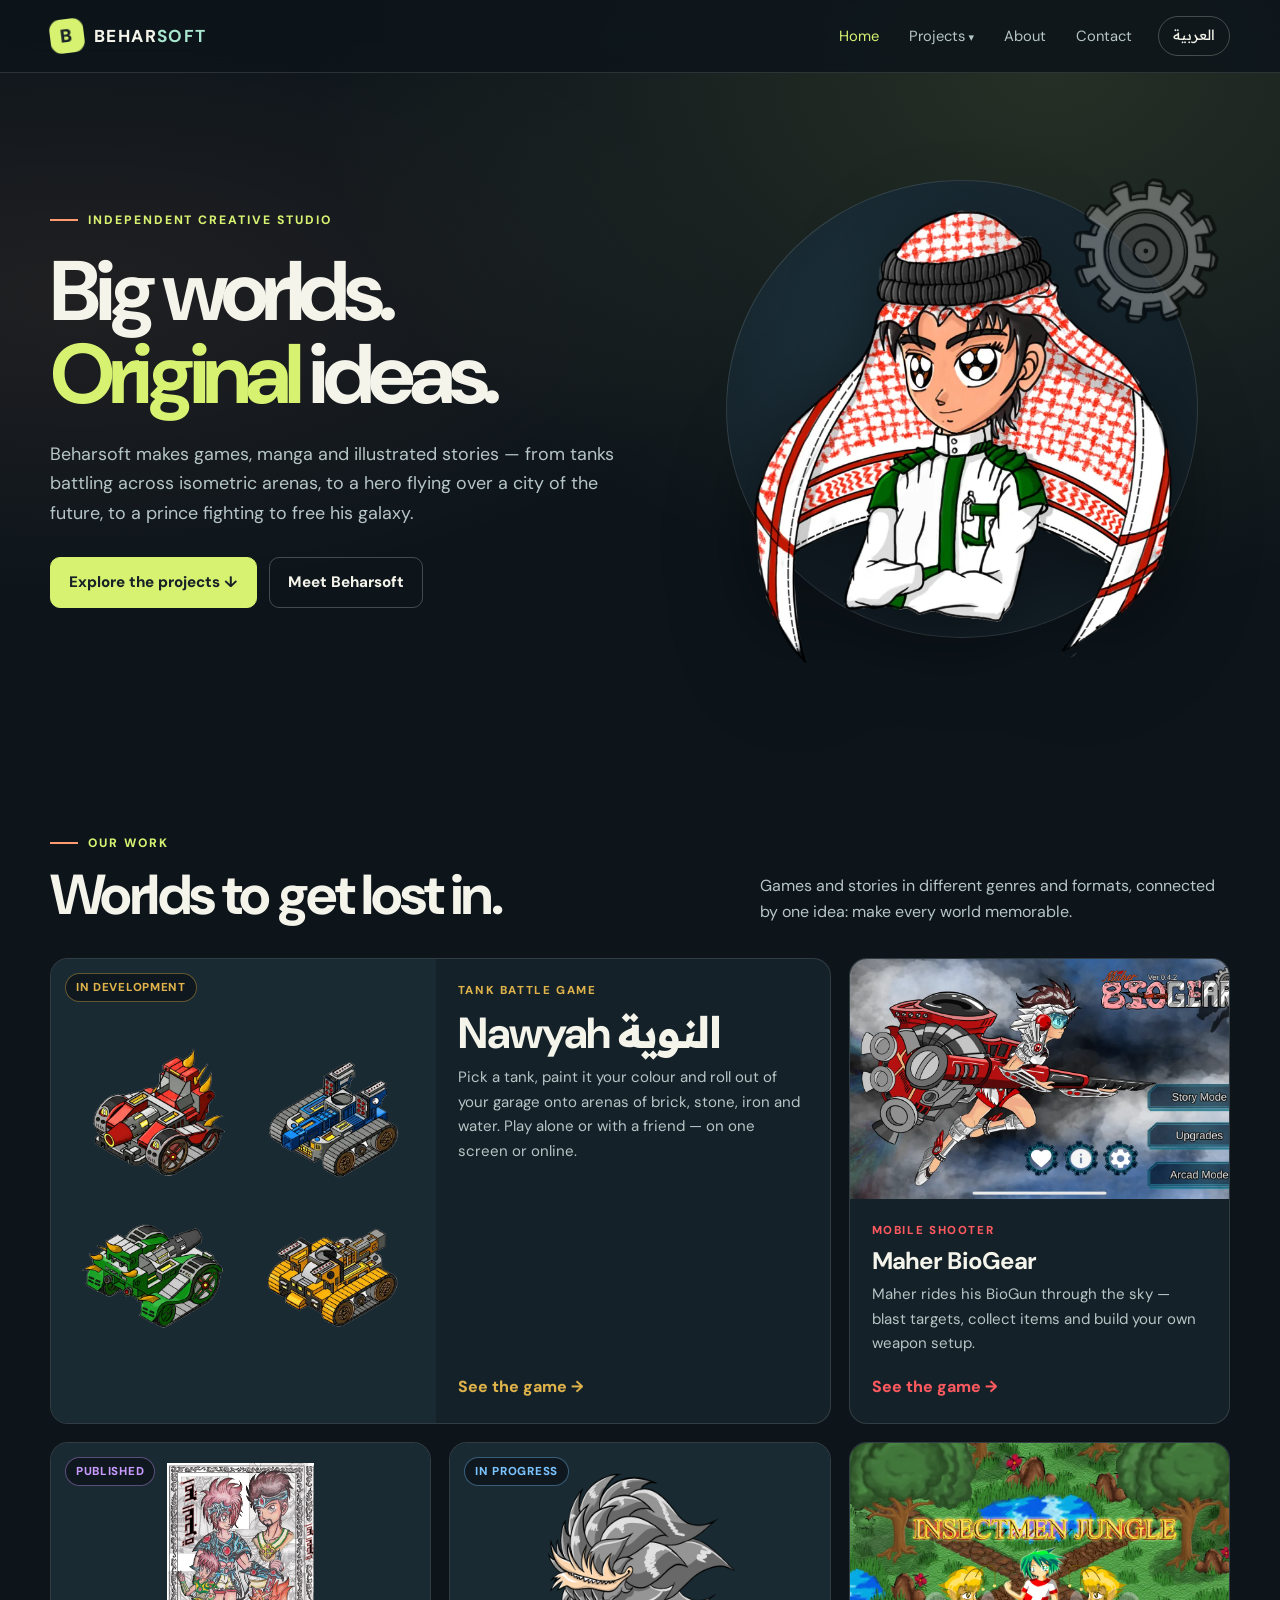
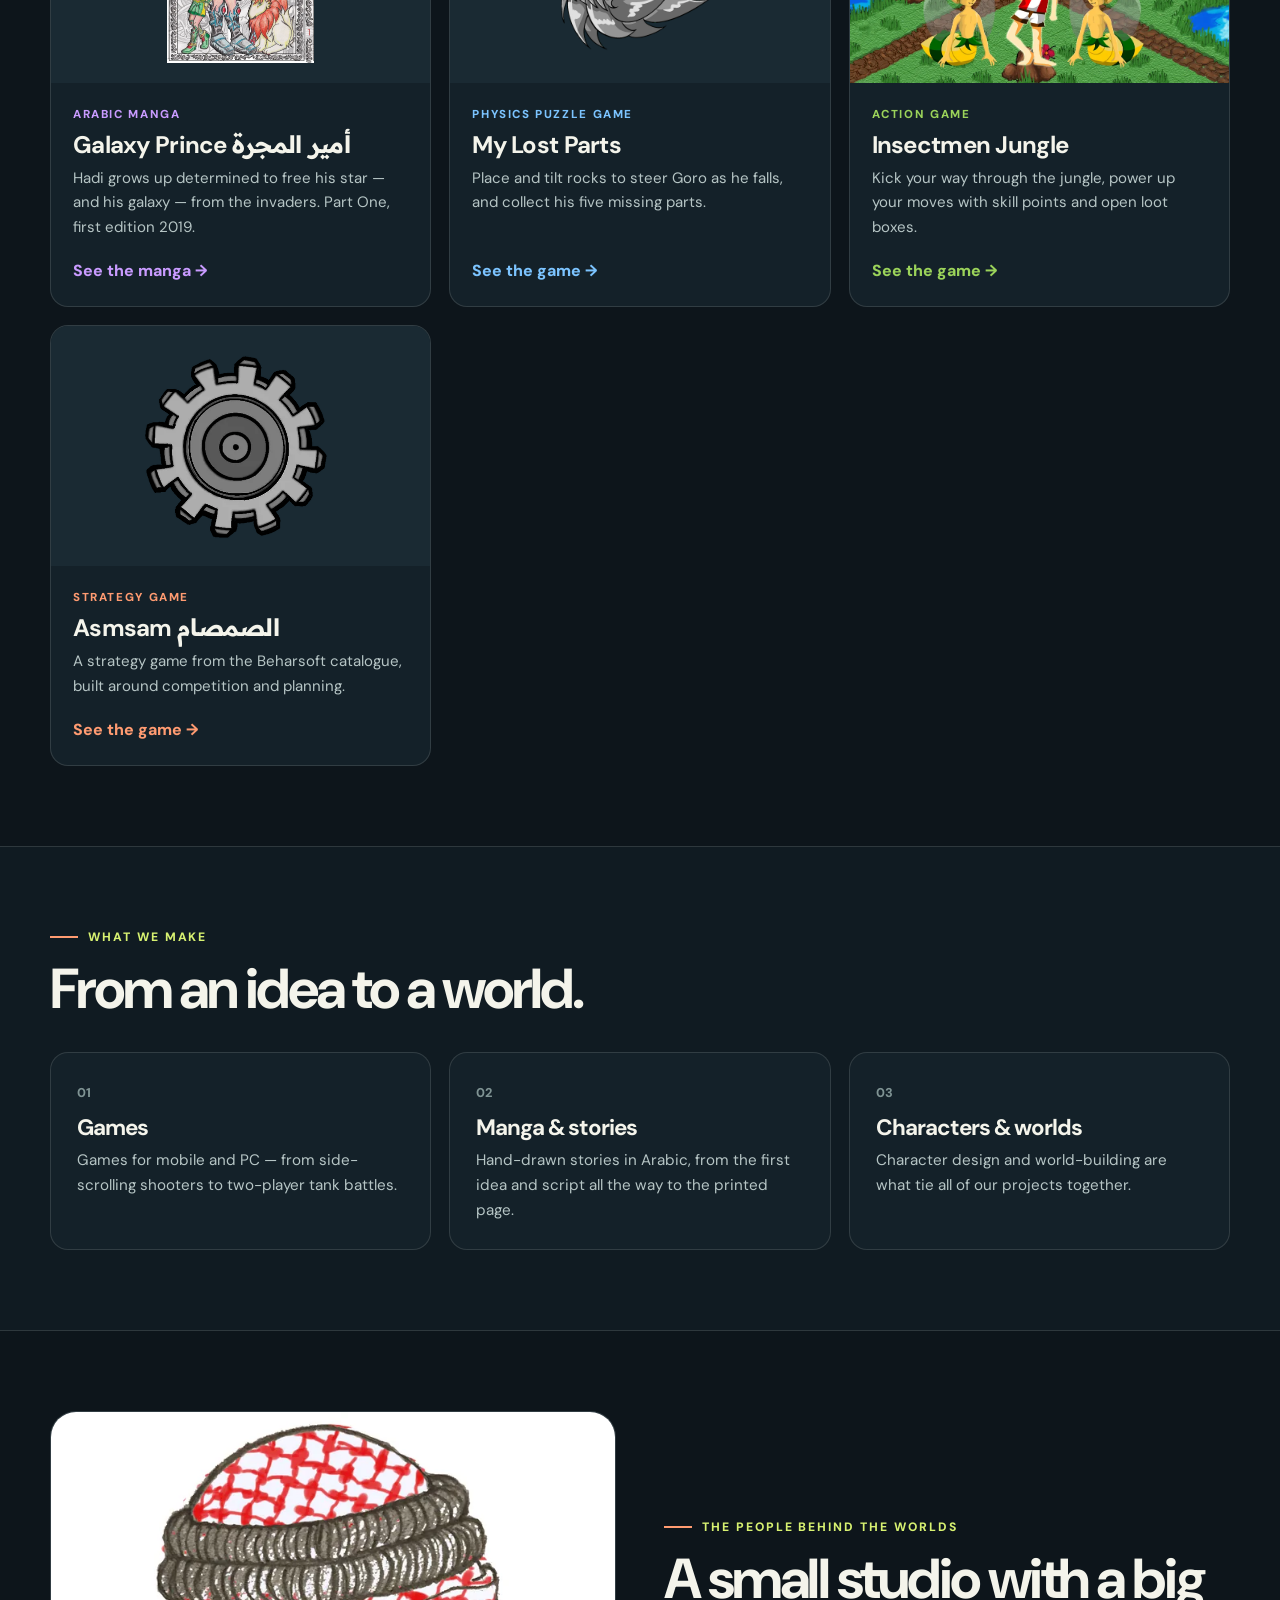
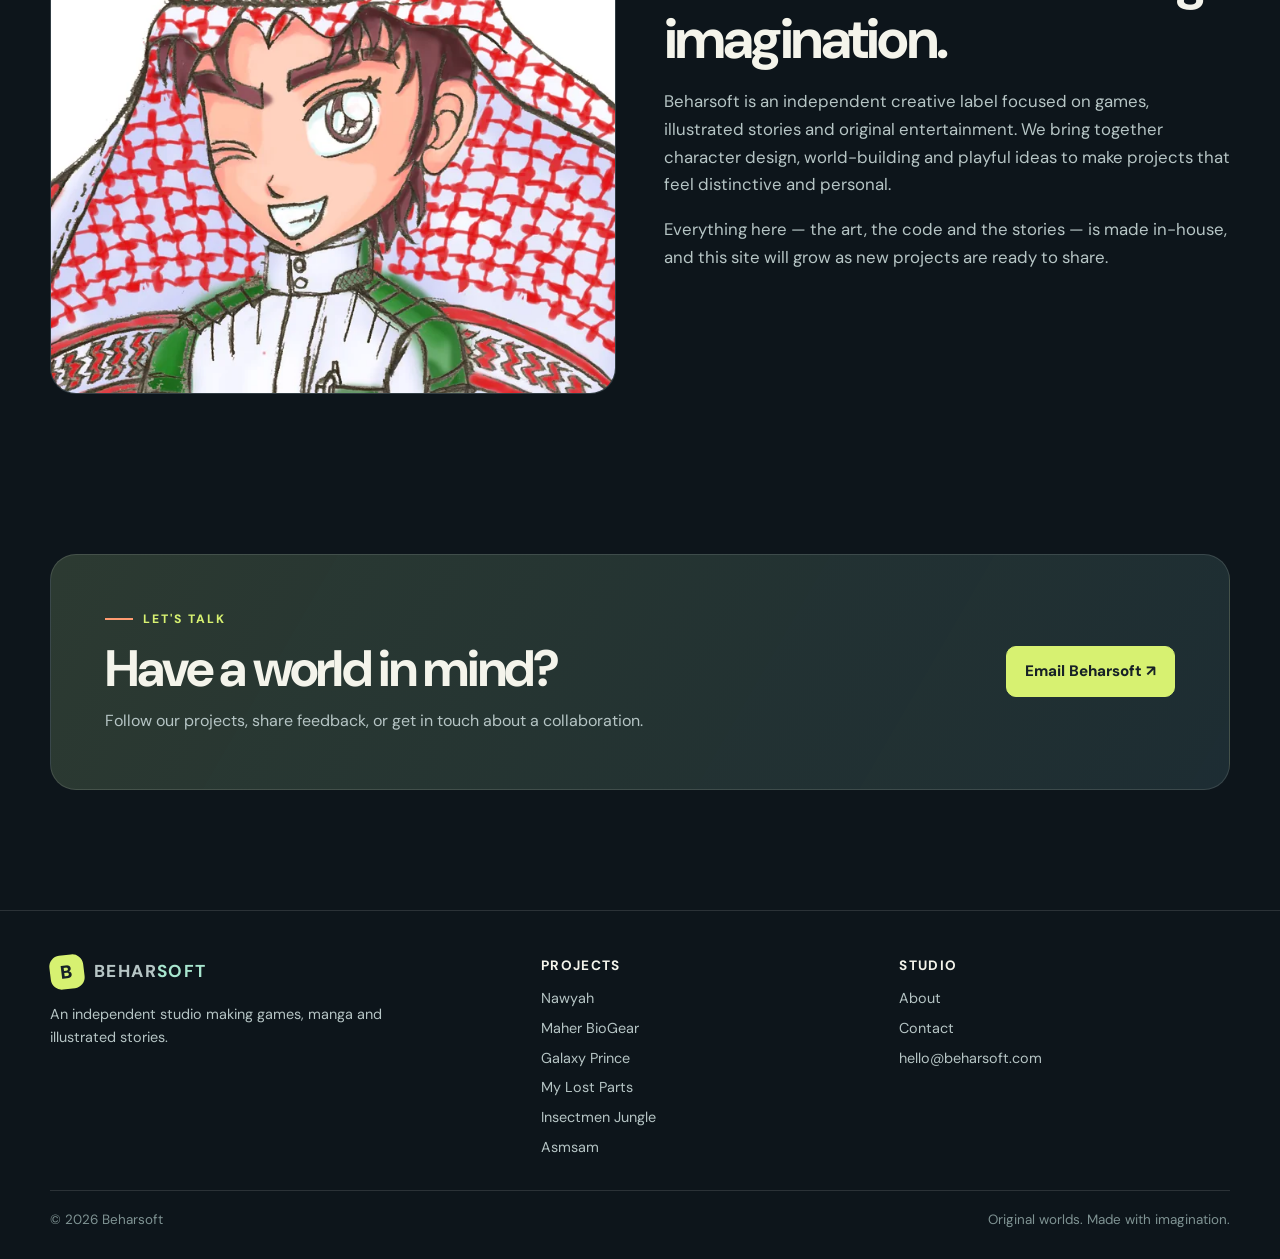
<file: index.html>
<!doctype html>
<html lang="en" data-title-ar="بحار سوفت — ألعاب وقصص وخيال">
<head>
<meta charset="utf-8">
<meta name="viewport" content="width=device-width, initial-scale=1">
<title>Beharsoft — Games, Stories & Imagination</title>
<meta name="description" content="Beharsoft is an independent studio making original games, manga and illustrated stories — Nawyah, Maher BioGear, Galaxy Prince and more.">
<meta name="theme-color" content="#0d151b">
<link rel="canonical" href="https://www.beharsoft.com/">
<meta property="og:type" content="website">
<meta property="og:site_name" content="Beharsoft">
<meta property="og:title" content="Beharsoft — Games, Stories & Imagination">
<meta property="og:description" content="An independent studio making original games, manga and illustrated stories.">
<meta property="og:url" content="https://www.beharsoft.com/">
<meta property="og:image" content="https://www.beharsoft.com/assets/img/og/home.jpg">
<meta name="twitter:card" content="summary_large_image">
<link rel="icon" href="/assets/img/brand/favicon-32.png" sizes="32x32">
<link rel="apple-touch-icon" href="/assets/img/brand/apple-touch-icon.png">
<link rel="preconnect" href="https://fonts.googleapis.com"><link rel="preconnect" href="https://fonts.gstatic.com" crossorigin>
<link href="https://fonts.googleapis.com/css2?family=DM+Sans:wght@400;500;700;800&family=Readex+Pro:wght@400;500;600;700&display=swap" rel="stylesheet">
<link rel="stylesheet" href="/assets/css/theme.css">
<script>try{if((localStorage.getItem('lang')||(navigator.language||'').slice(0,2))==='ar'){document.documentElement.lang='ar';document.documentElement.dir='rtl'}}catch(e){}</script>
</head>
<body data-page="home">
<div data-site-header></div>

<main id="main">
  <!-- Hero -->
  <section class="hero wrap">
    <div>
      <div class="kicker" data-ar="استوديو إبداعي مستقل">Independent creative studio</div>
      <h1 data-ar="عوالم واسعة.<br><em>أفكار</em> أصيلة.">Big worlds.<br><em>Original</em> ideas.</h1>
      <p class="lead" data-ar="بحار سوفت تصنع الألعاب والمانجا والقصص المصوّرة — من دبابات تتقاتل في ساحات متساوية القياس، إلى بطل يطير فوق مدينة المستقبل، إلى أمير يحرر مجرته.">Beharsoft makes games, manga and illustrated stories — from tanks battling across isometric arenas, to a hero flying over a city of the future, to a prince fighting to free his galaxy.</p>
      <div class="actions">
        <a class="btn primary" href="#projects" data-ar="اكتشف المشاريع ↓">Explore the projects ↓</a>
        <a class="btn" href="#about" data-ar="تعرّف على بحار سوفت">Meet Beharsoft</a>
      </div>
    </div>
    <div class="hero-art" aria-hidden="true">
      <div class="disc"></div>
      <img class="gear" src="/assets/img/brand/gear.webp" alt="">
      <img class="mascot" src="/assets/img/brand/mascot-full.webp" alt="" width="700" height="746">
    </div>
  </section>

  <!-- Projects -->
  <section class="section wrap" id="projects">
    <div class="section-head">
      <div>
        <div class="kicker" data-ar="أعمالنا">Our work</div>
        <h2 data-ar="عوالم تستحق أن تعيشها.">Worlds to get lost in.</h2>
      </div>
      <p data-ar="ألعاب وقصص بأنواع وأشكال مختلفة، يجمعها هدف واحد: أن يكون لكل عالم طابعه الذي لا يُنسى.">Games and stories in different genres and formats, connected by one idea: make every world memorable.</p>
    </div>

    <div class="project-grid">
      <a class="project-card card-nawyah featured" href="/nawyah/">
        <div class="media"><img class="contain" src="/assets/img/nawyah/tanks-four.webp" alt="The four Nawyah player tanks in red, blue, green and yellow" data-ar-alt="دبابات اللاعبين الأربع في لعبة النوية" width="1000" height="916"></div>
        <div class="body">
          <span class="status" data-ar="قيد التطوير">In development</span>
          <span class="tag" data-ar="لعبة معارك دبابات">Tank battle game</span>
          <h3>Nawyah <span class="arabic">النوية</span></h3>
          <p data-ar="اختر دبابتك ولوّنها بلونك، ثم اخرج من المرآب إلى ساحات من الطوب والحجر والحديد والماء. العب وحدك أو مع صديق على نفس الشاشة أو عبر الإنترنت.">Pick a tank, paint it your colour and roll out of your garage onto arenas of brick, stone, iron and water. Play alone or with a friend — on one screen or online.</p>
          <span class="more" data-ar="صفحة اللعبة ←">See the game →</span>
        </div>
      </a>

      <a class="project-card card-biogear" href="/biogear/">
        <div class="media"><img src="/assets/img/biogear/main-menu.webp" alt="Maher BioGear main menu" data-ar-alt="القائمة الرئيسية للعبة ماهر بايوجير" loading="lazy" width="1600" height="738"></div>
        <div class="body">
          <span class="tag" data-ar="لعبة جوال">Mobile shooter</span>
          <h3>Maher BioGear</h3>
          <p data-ar="ماهر يحلّق بسلاحه الحيوي، يدمّر الأهداف ويجمع العناصر ويطوّر أسلحته.">Maher rides his BioGun through the sky — blast targets, collect items and build your own weapon setup.</p>
          <span class="more" data-ar="صفحة اللعبة ←">See the game →</span>
        </div>
      </a>

      <a class="project-card card-galaxy-prince" href="/galaxy-prince/">
        <div class="media"><img class="contain" src="/assets/img/galaxy-prince/cover.webp" alt="Galaxy Prince manga front cover" data-ar-alt="غلاف مانجا أمير المجرة" loading="lazy" width="586" height="800"></div>
        <div class="body">
          <span class="status" data-ar="منشورة">Published</span>
          <span class="tag" data-ar="مانجا عربية">Arabic manga</span>
          <h3>Galaxy Prince <span class="arabic">أمير المجرة</span></h3>
          <p data-ar="هادي يكبر ليحرر نجمه ومجرته من الغزاة. الجزء الأول، الطبعة الأولى 2019.">Hadi grows up determined to free his star — and his galaxy — from the invaders. Part One, first edition 2019.</p>
          <span class="more" data-ar="صفحة المانجا ←">See the manga →</span>
        </div>
      </a>

      <a class="project-card card-my-lost-parts" href="/my-lost-parts/">
        <div class="media"><img class="contain" src="/assets/img/my-lost-parts/goro.webp" alt="Goro, main character of My Lost Parts" data-ar-alt="غورو، الشخصية الرئيسية في أجزائي المفقودة" loading="lazy" width="1000" height="1000"></div>
        <div class="body">
          <span class="status" data-ar="قيد العمل">In progress</span>
          <span class="tag" data-ar="لعبة ألغاز فيزيائية">Physics puzzle game</span>
          <h3>My Lost Parts</h3>
          <p data-ar="ضع الصخور وعدّل زواياها لتوجّه غورو أثناء سقوطه نحو أجزائه الخمسة المفقودة.">Place and tilt rocks to steer Goro as he falls, and collect his five missing parts.</p>
          <span class="more" data-ar="صفحة اللعبة ←">See the game →</span>
        </div>
      </a>

      <a class="project-card card-insectmen-jungle" href="/insectmen-jungle/">
        <div class="media"><img src="/assets/img/insectmen-jungle/title.webp" alt="Insectmen Jungle title screen" data-ar-alt="شاشة عنوان Insectmen Jungle" loading="lazy" width="1136" height="640"></div>
        <div class="body">
          <span class="tag" data-ar="لعبة أكشن">Action game</span>
          <h3>Insectmen Jungle</h3>
          <p data-ar="شقّ طريقك بالركلات عبر الغابة، وطوّر حركاتك بنقاط المهارة، وافتح صناديق الغنائم.">Kick your way through the jungle, power up your moves with skill points and open loot boxes.</p>
          <span class="more" data-ar="صفحة اللعبة ←">See the game →</span>
        </div>
      </a>

      <a class="project-card card-asmsam" href="/asmsam/">
        <div class="media"><img class="contain" src="/assets/img/brand/gear.webp" alt="" loading="lazy" width="400" height="398"></div>
        <div class="body">
          <span class="tag" data-ar="لعبة استراتيجية">Strategy game</span>
          <h3>Asmsam <span class="arabic">الصمصام</span></h3>
          <p data-ar="لعبة استراتيجية من أعمال بحار سوفت، تقوم على التنافس والتخطيط.">A strategy game from the Beharsoft catalogue, built around competition and planning.</p>
          <span class="more" data-ar="صفحة اللعبة ←">See the game →</span>
        </div>
      </a>
    </div>
  </section>

  <!-- What we make -->
  <section class="section band">
    <div class="wrap">
      <div class="section-head">
        <div>
          <div class="kicker" data-ar="ماذا نصنع">What we make</div>
          <h2 data-ar="من الفكرة إلى العالم.">From an idea to a world.</h2>
        </div>
      </div>
      <div class="pillars">
        <div class="pillar"><span class="num">01</span><h3 data-ar="ألعاب">Games</h3><p data-ar="ألعاب للجوال والحاسب — من ألعاب الإطلاق الجانبية إلى معارك الدبابات للاعبَين.">Games for mobile and PC — from side-scrolling shooters to two-player tank battles.</p></div>
        <div class="pillar"><span class="num">02</span><h3 data-ar="مانجا وقصص مصوّرة">Manga & stories</h3><p data-ar="قصص مرسومة يدوياً باللغة العربية، من الفكرة والسيناريو حتى الصفحة المطبوعة.">Hand-drawn stories in Arabic, from the first idea and script all the way to the printed page.</p></div>
        <div class="pillar"><span class="num">03</span><h3 data-ar="شخصيات وعوالم">Characters & worlds</h3><p data-ar="تصميم الشخصيات وبناء العوالم هو ما يربط كل مشاريعنا ببعضها.">Character design and world-building are what tie all of our projects together.</p></div>
      </div>
    </div>
  </section>

  <!-- About -->
  <section class="section wrap" id="about">
    <div class="split">
      <div class="art cover"><img src="/assets/img/brand/mascot.webp" alt="The Beharsoft mascot" data-ar-alt="شخصية بحار سوفت" loading="lazy" width="700" height="721"></div>
      <div class="prose">
        <div class="kicker" data-ar="من يقف خلف هذه العوالم">The people behind the worlds</div>
        <h2 style="margin-top:12px" data-ar="استوديو صغير بخيال واسع.">A small studio with a big imagination.</h2>
        <p data-ar="بحار سوفت علامة إبداعية مستقلة تهتم بالألعاب والقصص المصوّرة والترفيه الأصلي. نجمع تصميم الشخصيات وبناء العوالم والأفكار الممتعة لصناعة مشاريع لها هويتها الخاصة.">Beharsoft is an independent creative label focused on games, illustrated stories and original entertainment. We bring together character design, world-building and playful ideas to make projects that feel distinctive and personal.</p>
        <p data-ar="كل شيء هنا — من الرسوم إلى البرمجة إلى القصص — نصنعه بأنفسنا، وسيكبر الموقع مع كل مشروع جديد.">Everything here — the art, the code and the stories — is made in-house, and this site will grow as new projects are ready to share.</p>
      </div>
    </div>
  </section>

  <!-- Contact -->
  <section class="section wrap" id="contact">
    <div class="cta">
      <div>
        <div class="kicker" data-ar="لنتواصل">Let's talk</div>
        <h2 data-ar="هل لديك عالم في بالك؟">Have a world in mind?</h2>
        <p data-ar="تابع مشاريعنا، أو شاركنا رأيك، أو تواصل معنا بشأن التعاون.">Follow our projects, share feedback, or get in touch about a collaboration.</p>
      </div>
      <a class="btn primary" href="mailto:hello@beharsoft.com?subject=Hello%20Beharsoft" data-ar="راسل بحار سوفت ↗">Email Beharsoft ↗</a>
    </div>
  </section>
</main>

<div data-site-footer></div>
<script src="/assets/js/site.js"></script>
</body>
</html>
</file>
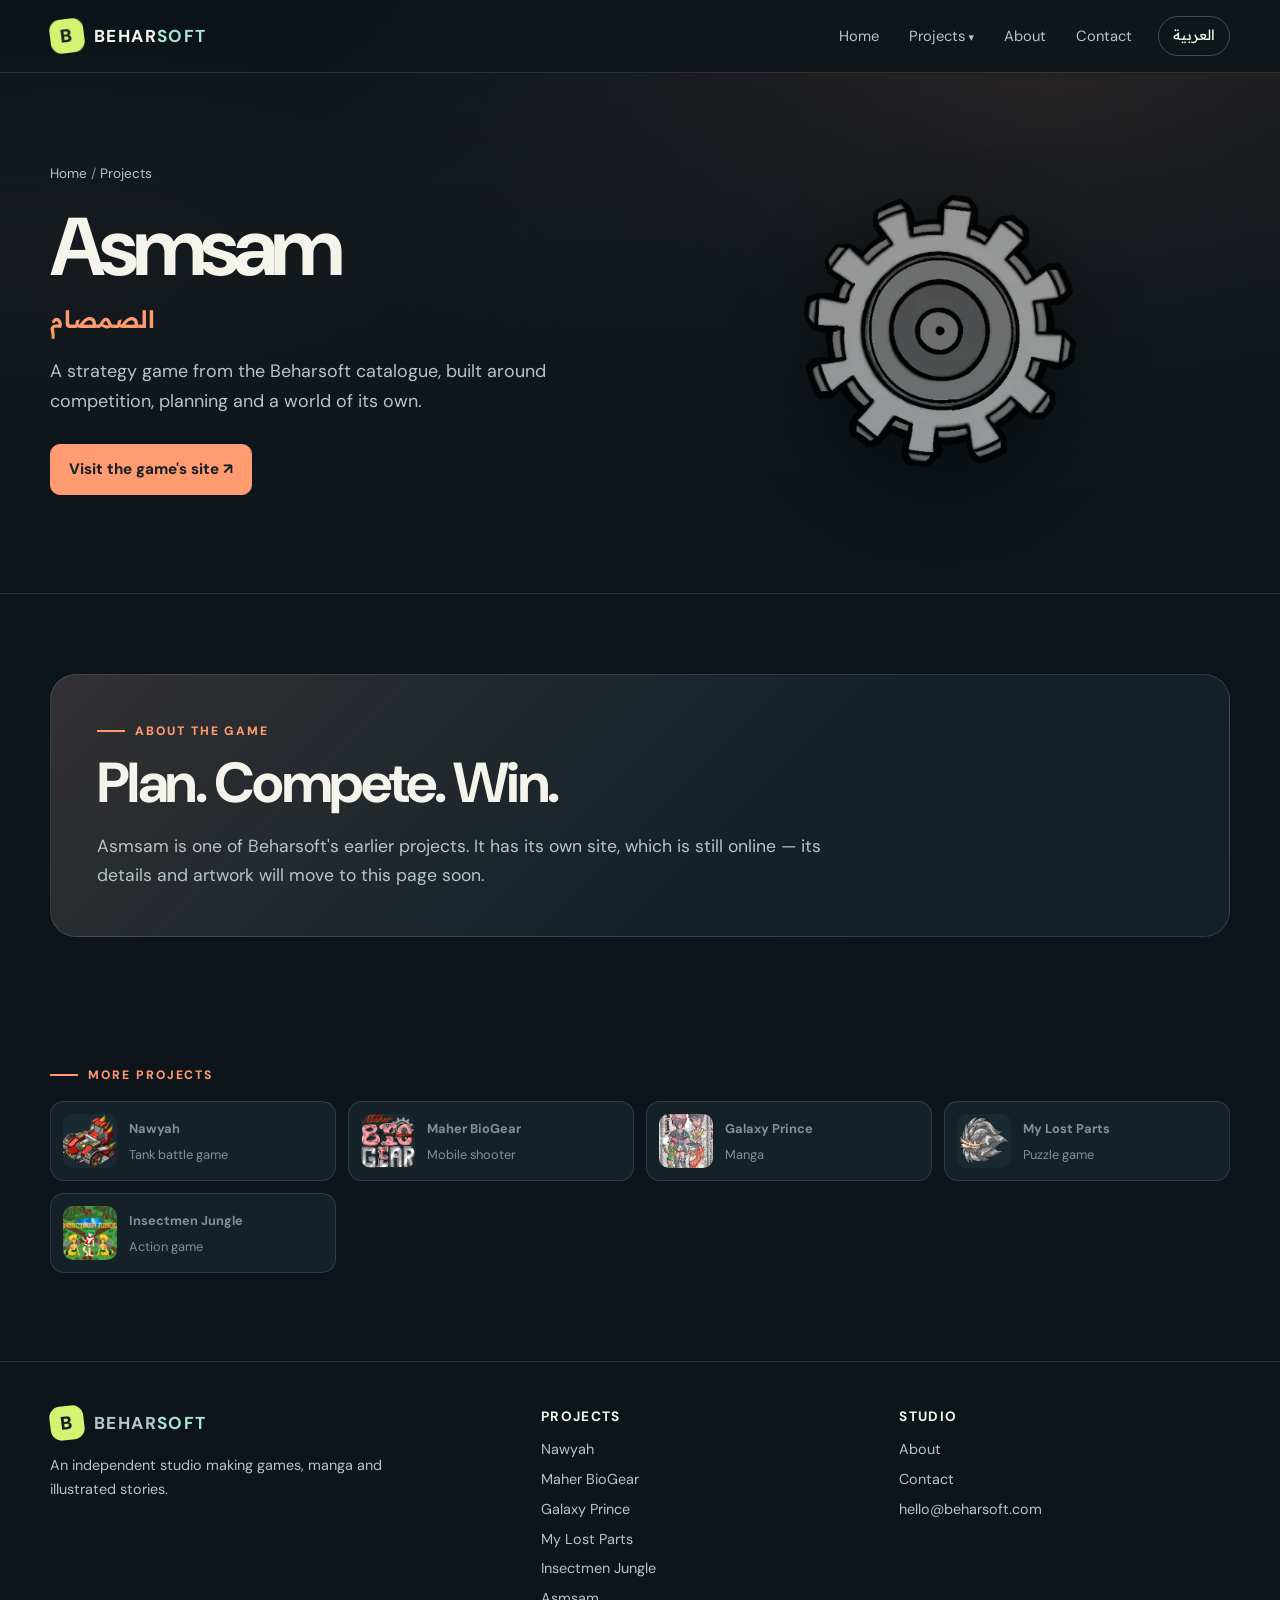
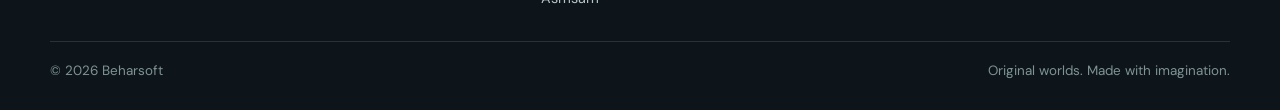
<file: asmsam/index.html>
<!doctype html>
<html lang="en" data-title-ar="الصمصام — لعبة استراتيجية | بحار سوفت">
<head>
<meta charset="utf-8">
<meta name="viewport" content="width=device-width, initial-scale=1">
<title>Asmsam — Strategy game | Beharsoft</title>
<meta name="description" content="Asmsam (الصمصام) is a strategy game from Beharsoft, built around competition and planning.">
<meta name="theme-color" content="#0d151b">
<link rel="canonical" href="https://www.beharsoft.com/asmsam/">
<meta property="og:type" content="website">
<meta property="og:site_name" content="Beharsoft">
<meta property="og:title" content="Asmsam — Strategy game">
<meta property="og:description" content="A strategy game from Beharsoft, built around competition and planning.">
<meta property="og:url" content="https://www.beharsoft.com/asmsam/">
<meta property="og:image" content="https://www.beharsoft.com/assets/img/og/asmsam.jpg">
<meta name="twitter:card" content="summary_large_image">
<link rel="icon" href="/assets/img/brand/favicon-32.png" sizes="32x32">
<link rel="apple-touch-icon" href="/assets/img/brand/apple-touch-icon.png">
<link rel="preconnect" href="https://fonts.googleapis.com"><link rel="preconnect" href="https://fonts.gstatic.com" crossorigin>
<link href="https://fonts.googleapis.com/css2?family=DM+Sans:wght@400;500;700;800&family=Readex+Pro:wght@400;500;600;700&display=swap" rel="stylesheet">
<link rel="stylesheet" href="/assets/css/theme.css">
<script>try{if((localStorage.getItem('lang')||(navigator.language||'').slice(0,2))==='ar'){document.documentElement.lang='ar';document.documentElement.dir='rtl'}}catch(e){}</script>
</head>
<body class="theme-asmsam" data-page="asmsam">
<div data-site-header></div>

<main id="main">
  <section class="page-hero">
    <div class="inner wrap">
      <div>
        <div class="breadcrumb"><a href="/" data-ar="الرئيسية">Home</a> / <a href="/#projects" data-ar="المشاريع">Projects</a></div>
        <h1 data-ar="الصمصام">Asmsam</h1>
        <div class="alt-name" data-ar="Asmsam">الصمصام</div>
        <p class="lead" data-ar="لعبة استراتيجية من أعمال بحار سوفت، تقوم على التنافس والتخطيط وعالم خاص بها.">A strategy game from the Beharsoft catalogue, built around competition, planning and a world of its own.</p>
        <div class="actions">
          <a class="btn primary" href="https://asmsamgame.wixsite.com/index" target="_blank" rel="noopener" data-ar="زيارة موقع اللعبة ↗">Visit the game's site ↗</a>
        </div>
      </div>
      <div class="visual"><img src="/assets/img/brand/gear.webp" alt="" width="400" height="398" style="max-height:300px;opacity:.85"></div>
    </div>
  </section>

  <section class="section wrap">
    <div class="synopsis">
      <div class="kicker" data-ar="عن اللعبة">About the game</div>
      <h2 style="margin:12px 0 18px" data-ar="خطّط، نافس، انتصر.">Plan. Compete. Win.</h2>
      <p data-ar="الصمصام من أوائل مشاريع بحار سوفت. للعبة موقع خاص بها ما زال متاحاً، وسننقل تفاصيلها ورسومها إلى هذه الصفحة قريباً.">Asmsam is one of Beharsoft's earlier projects. It has its own site, which is still online — its details and artwork will move to this page soon.</p>
    </div>
  </section>

  <section class="section tight wrap">
    <div class="kicker" style="margin-bottom:16px" data-ar="مشاريع أخرى">More projects</div>
    <div class="more-projects" data-more-projects></div>
  </section>
</main>

<div data-site-footer></div>
<script src="/assets/js/site.js"></script>
</body>
</html>
</file>
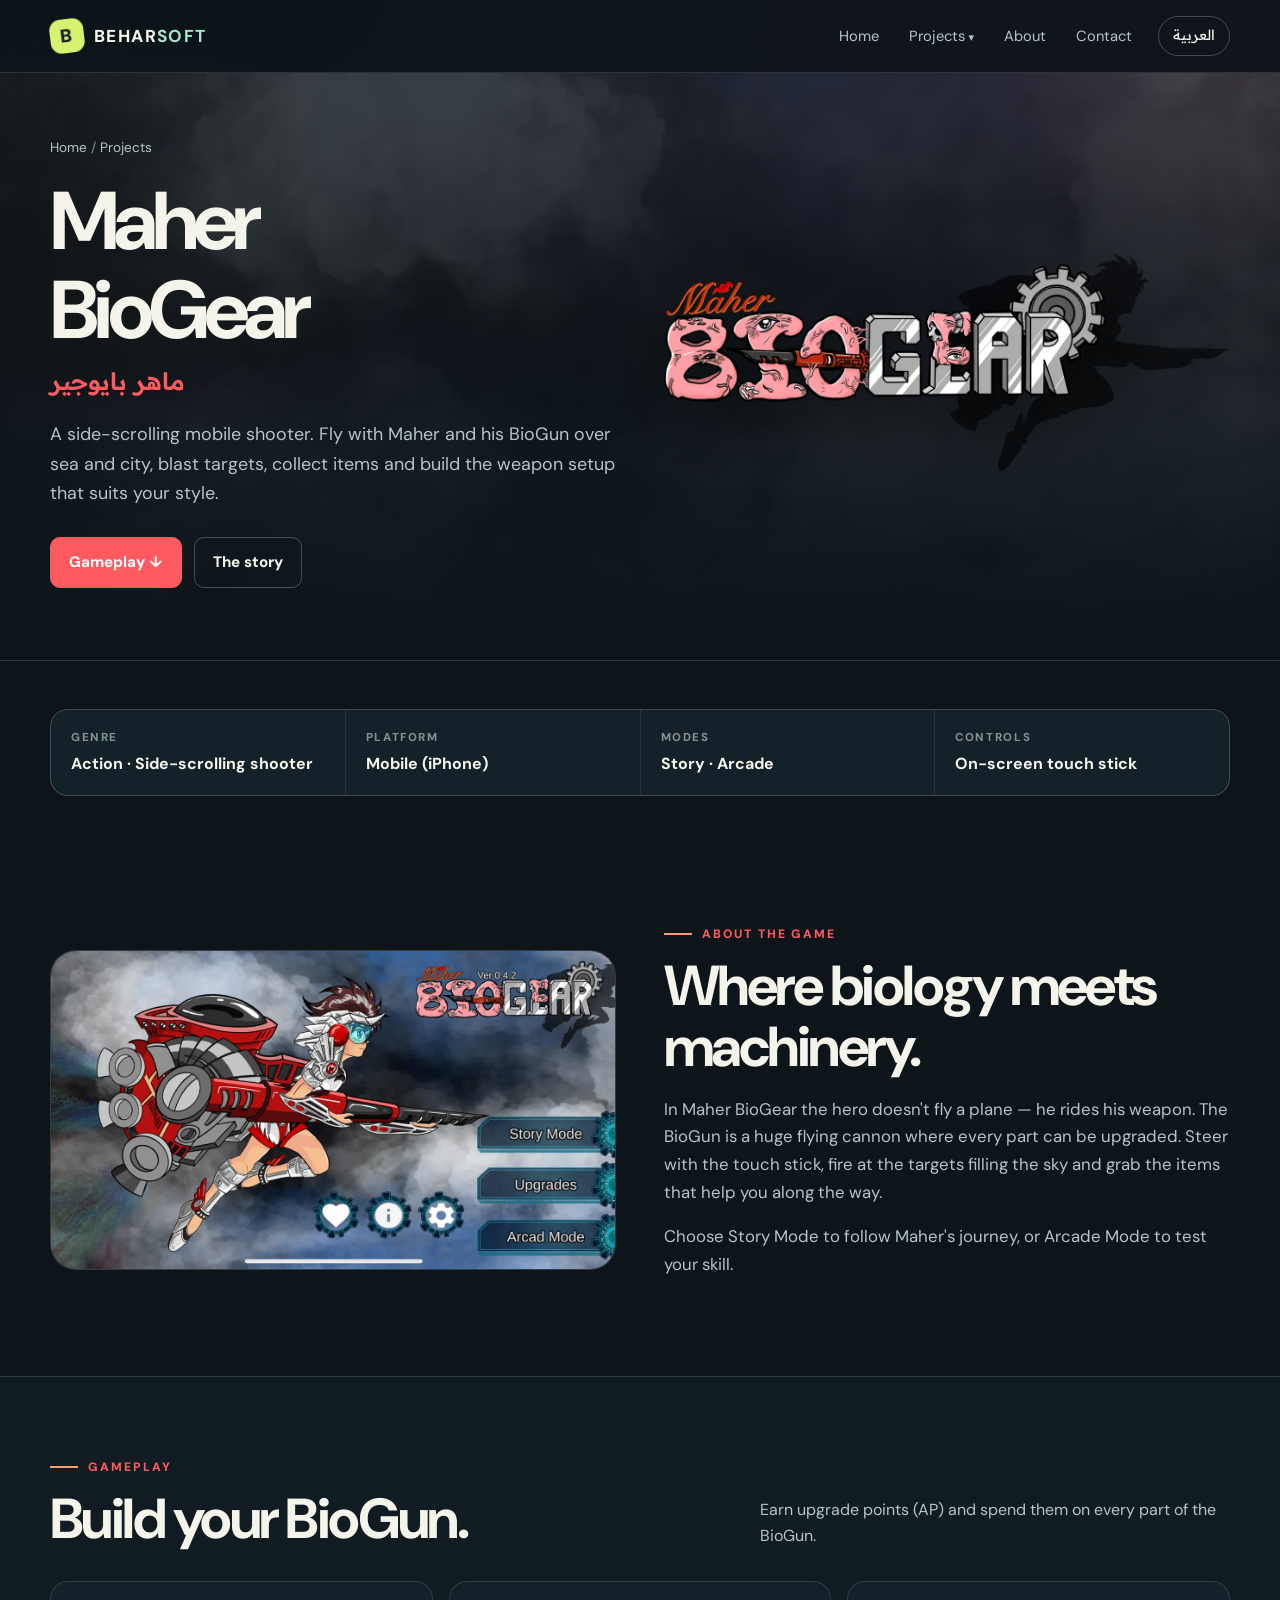
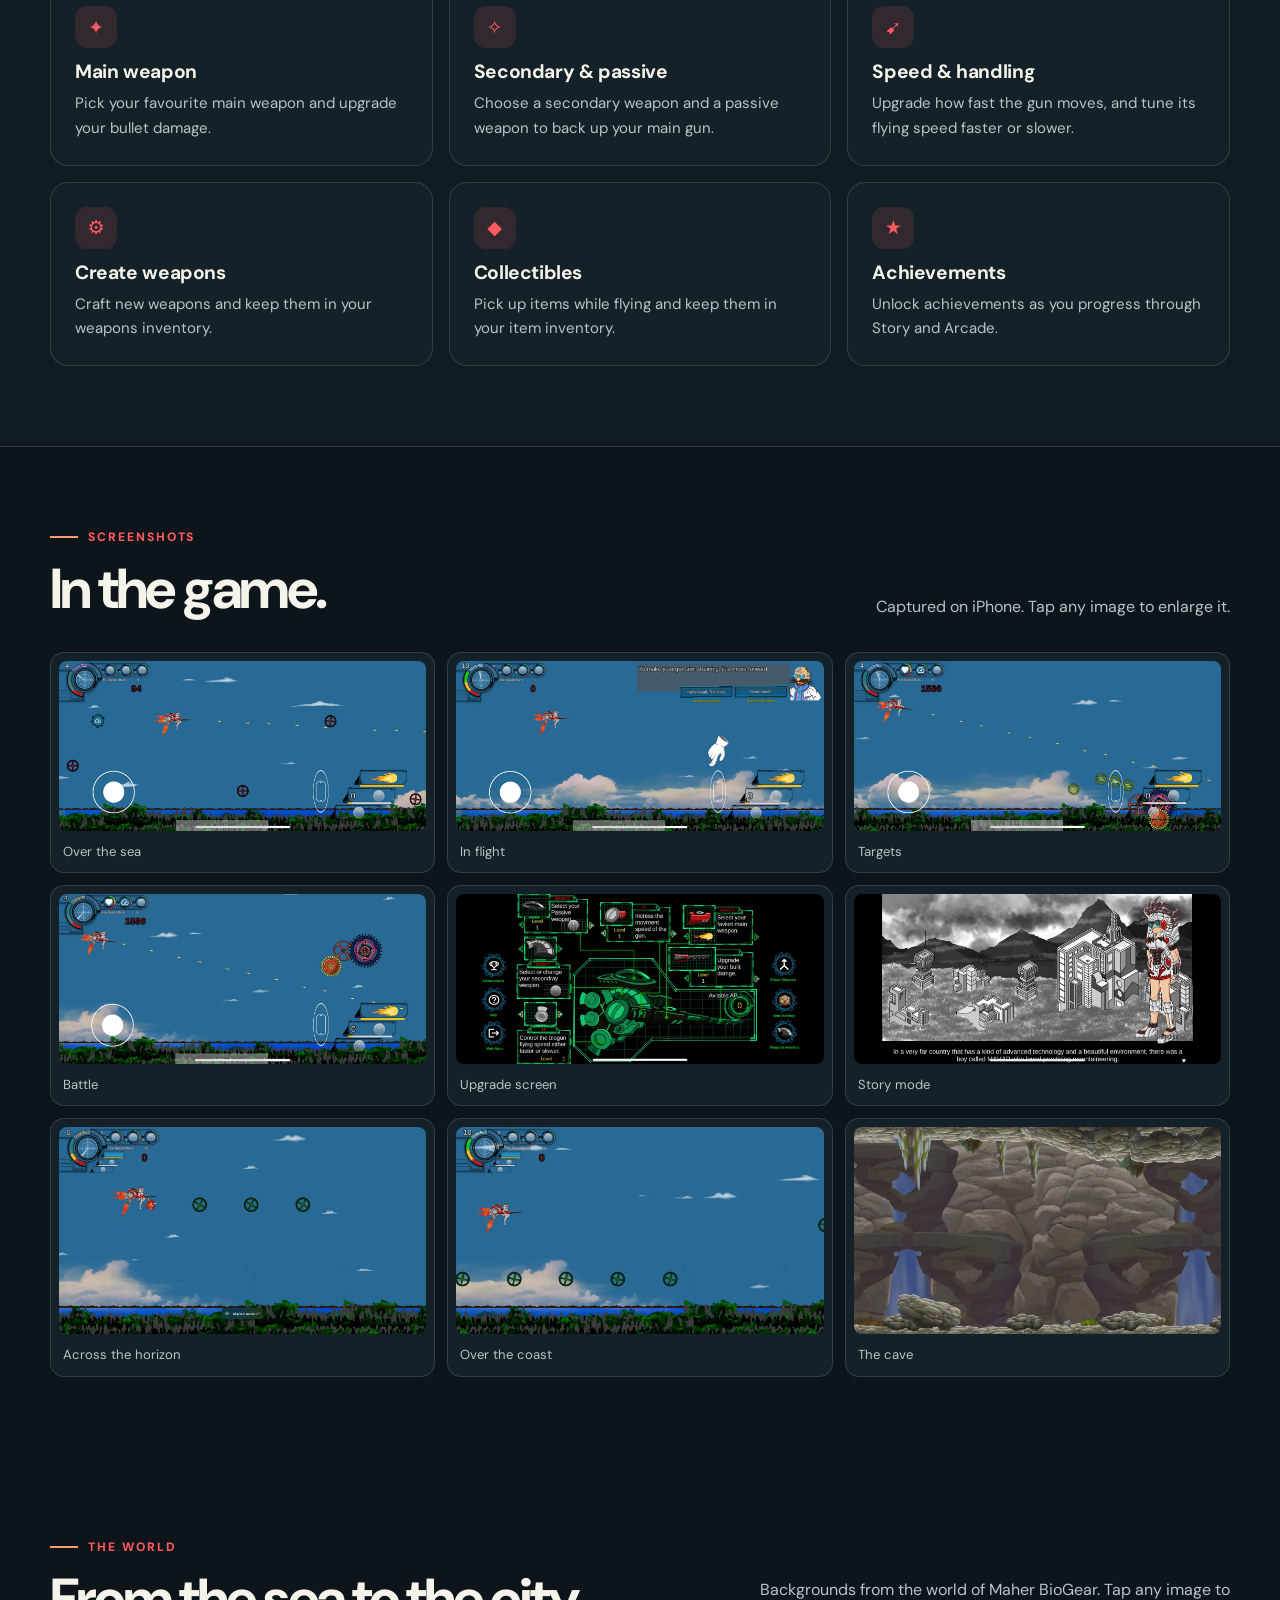
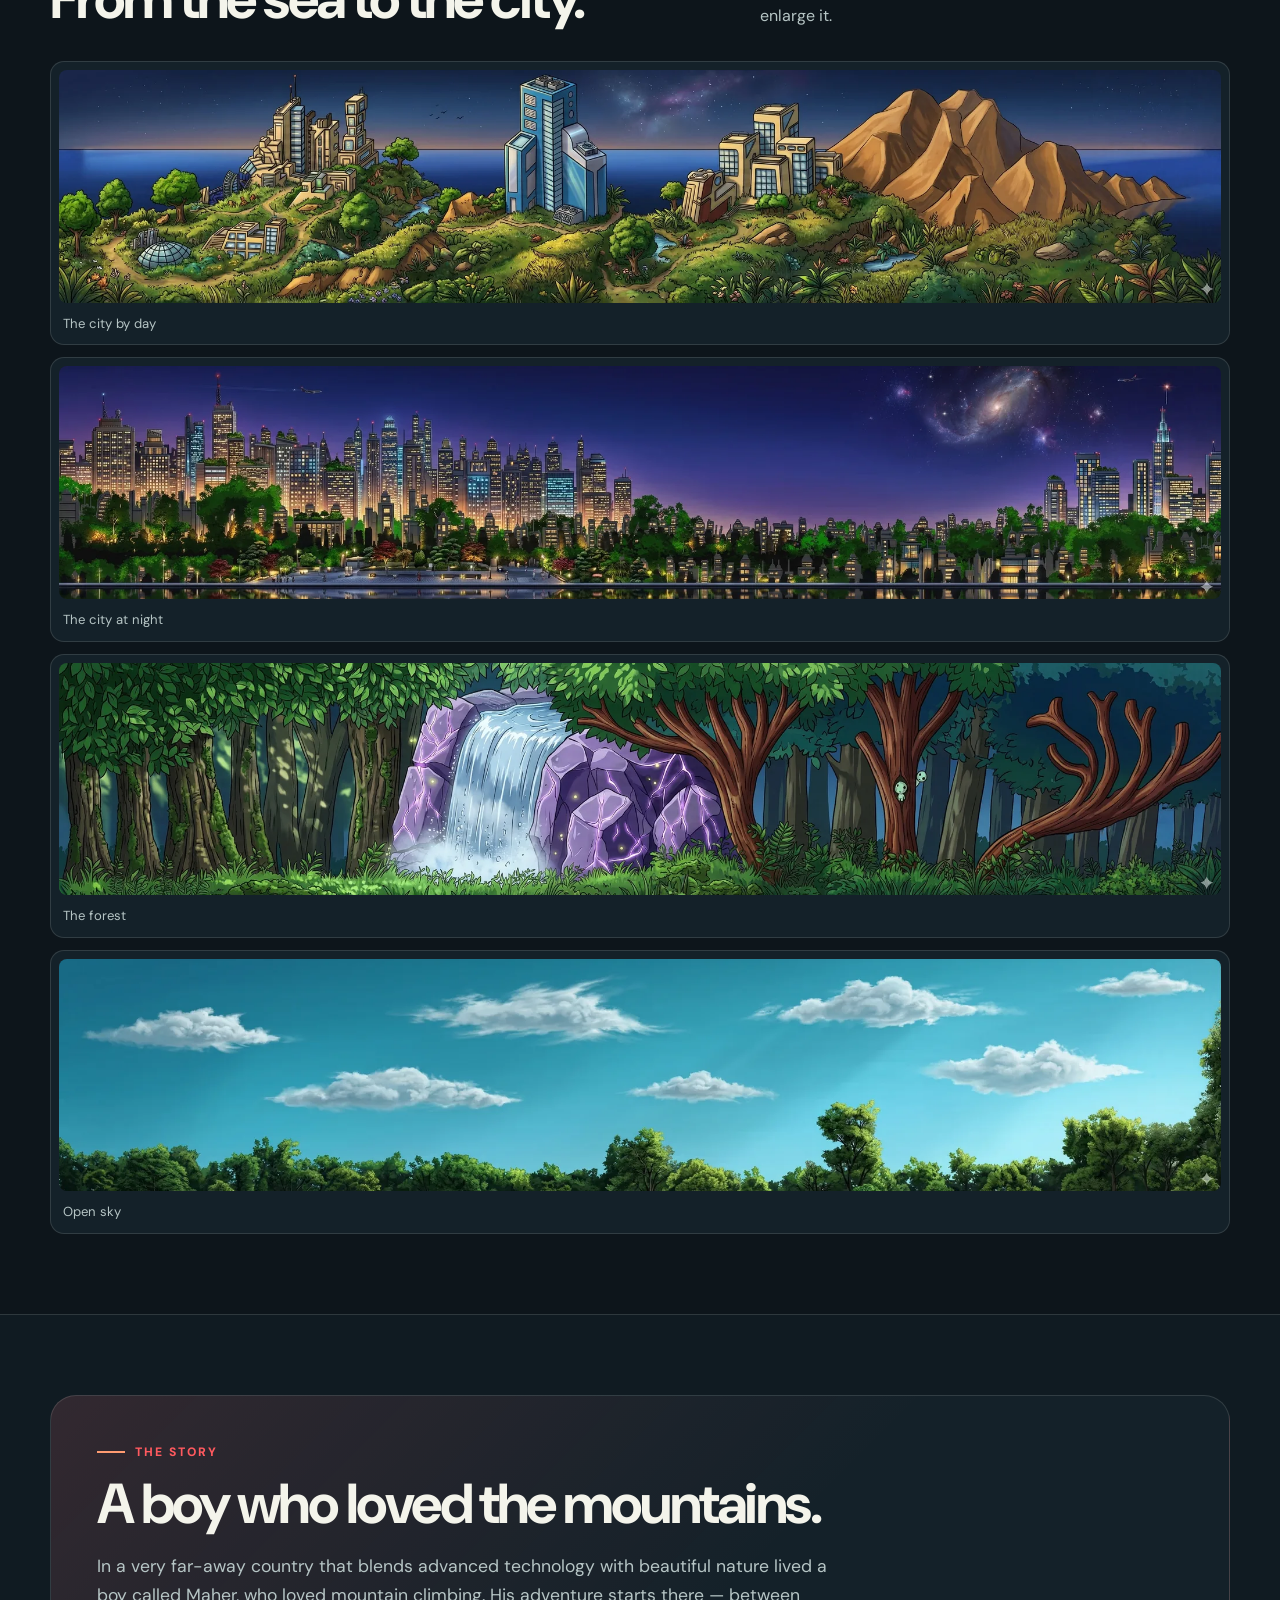
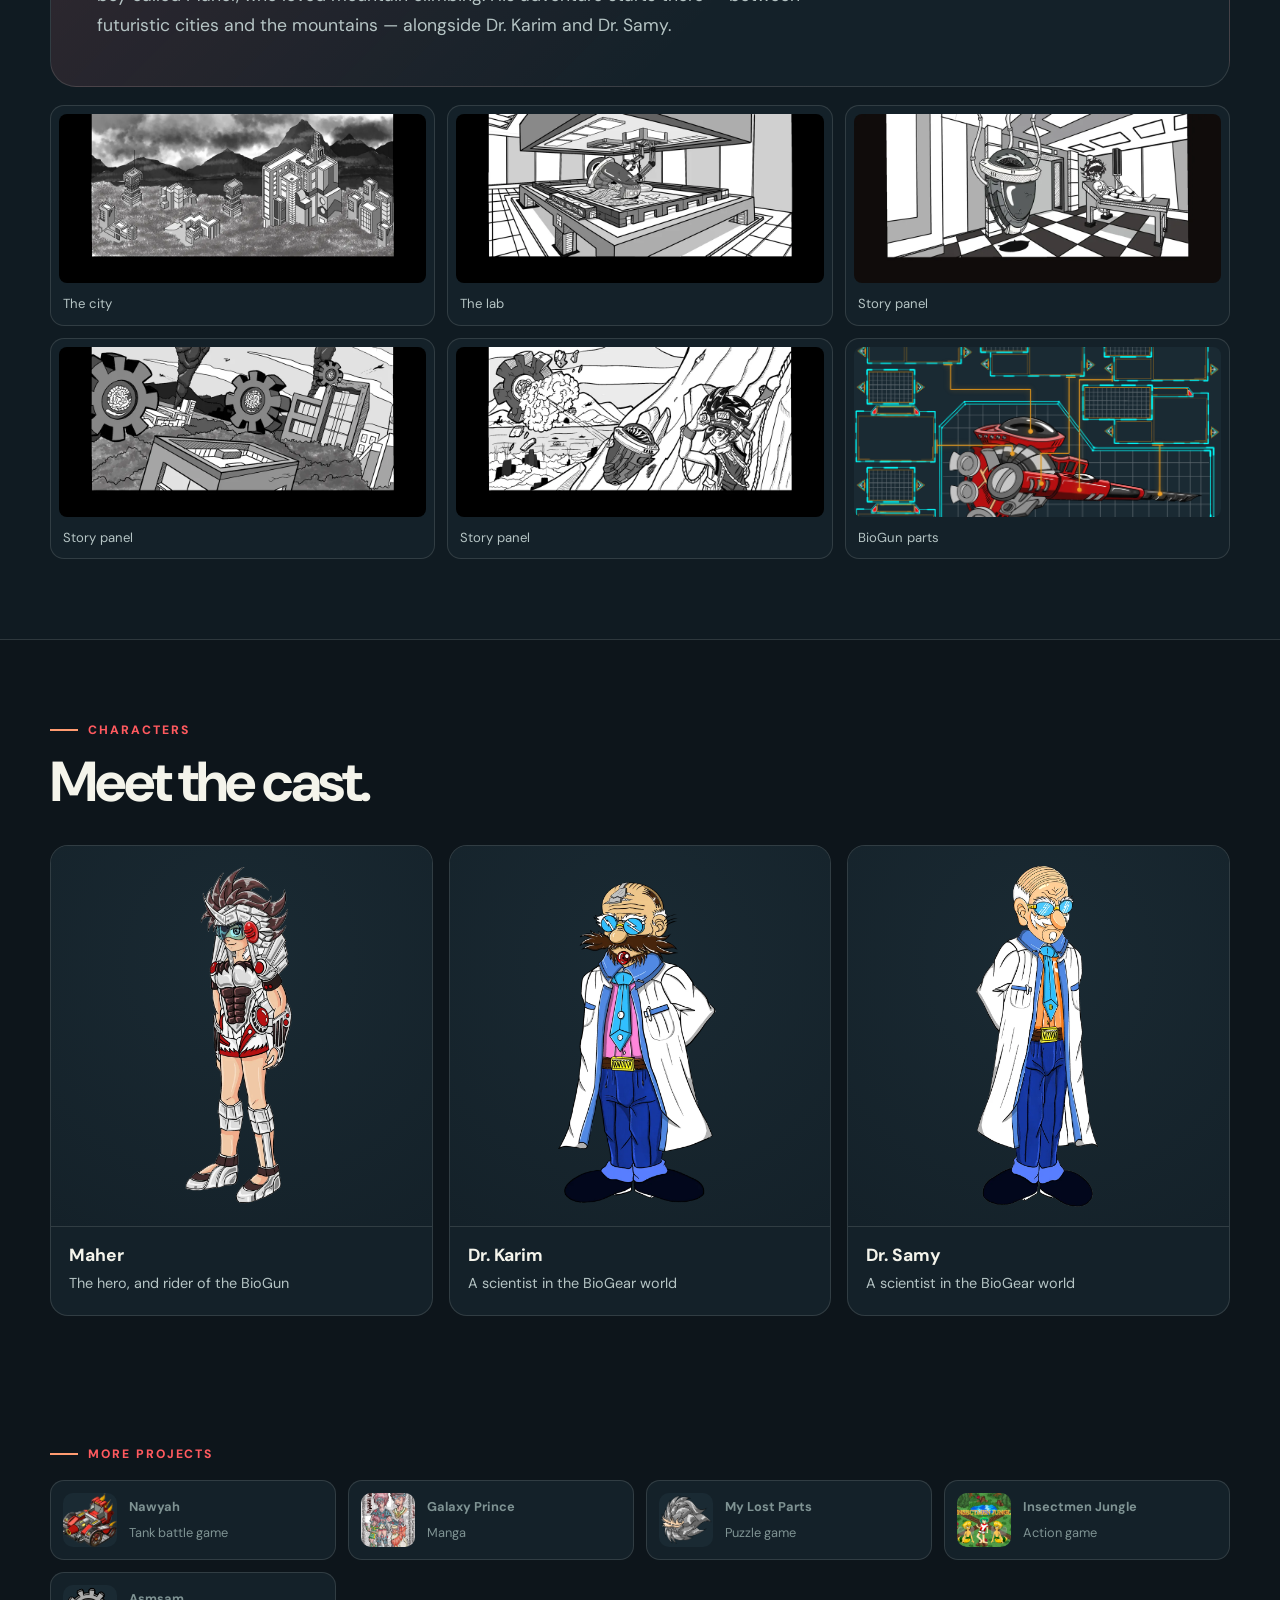
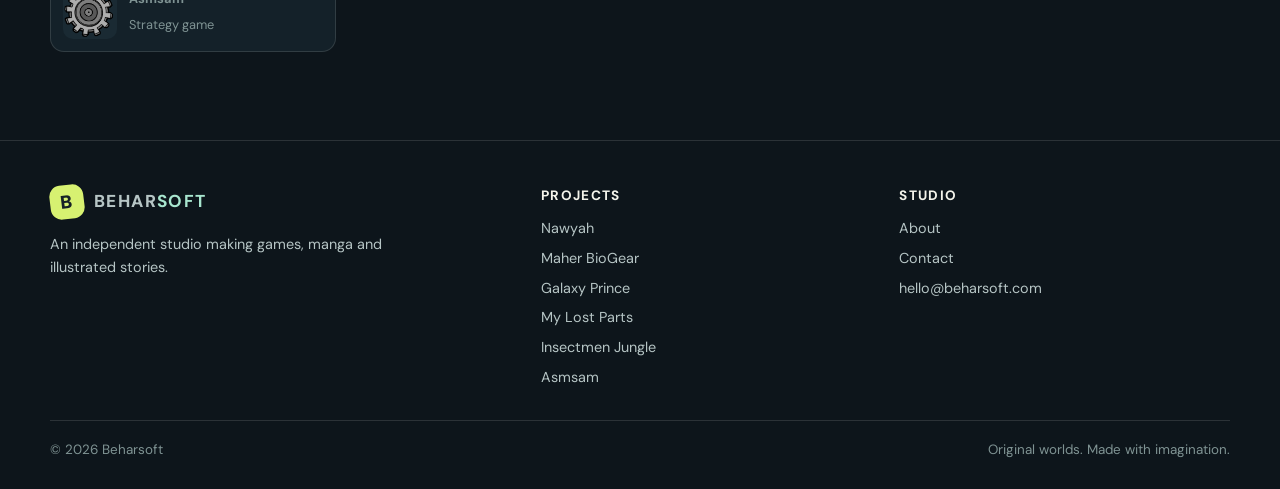
<file: biogear/index.html>
<!doctype html>
<html lang="en" data-title-ar="ماهر بايوجير — لعبة جوال | بحار سوفت">
<head>
<meta charset="utf-8">
<meta name="viewport" content="width=device-width, initial-scale=1">
<title>Maher BioGear — Mobile shooter | Beharsoft</title>
<meta name="description" content="Maher BioGear is a side-scrolling mobile shooter from Beharsoft. Fly with Maher and his BioGun, play Story or Arcade mode, and upgrade your weapons.">
<meta name="theme-color" content="#0d151b">
<link rel="canonical" href="https://www.beharsoft.com/biogear/">
<meta property="og:type" content="website">
<meta property="og:site_name" content="Beharsoft">
<meta property="og:title" content="Maher BioGear — Mobile shooter">
<meta property="og:description" content="Fly with Maher and his BioGun, play Story or Arcade mode, and upgrade your weapons.">
<meta property="og:url" content="https://www.beharsoft.com/biogear/">
<meta property="og:image" content="https://www.beharsoft.com/assets/img/og/biogear.jpg">
<meta name="twitter:card" content="summary_large_image">
<link rel="icon" href="/assets/img/brand/favicon-32.png" sizes="32x32">
<link rel="apple-touch-icon" href="/assets/img/brand/apple-touch-icon.png">
<link rel="preconnect" href="https://fonts.googleapis.com"><link rel="preconnect" href="https://fonts.gstatic.com" crossorigin>
<link href="https://fonts.googleapis.com/css2?family=DM+Sans:wght@400;500;700;800&family=Readex+Pro:wght@400;500;600;700&display=swap" rel="stylesheet">
<link rel="stylesheet" href="/assets/css/theme.css">
<script>try{if((localStorage.getItem('lang')||(navigator.language||'').slice(0,2))==='ar'){document.documentElement.lang='ar';document.documentElement.dir='rtl'}}catch(e){}</script>
</head>
<body class="theme-biogear" data-page="biogear">
<div data-site-header></div>

<main id="main">
  <section class="page-hero">
    <img class="backdrop" src="/assets/img/biogear/theme-bg.webp" alt="">
    <div class="inner wrap">
      <div>
        <div class="breadcrumb"><a href="/" data-ar="الرئيسية">Home</a> / <a href="/#projects" data-ar="المشاريع">Projects</a></div>
        <h1 data-ar="ماهر<br>بايوجير">Maher<br>BioGear</h1>
        <div class="alt-name">ماهر بايوجير</div>
        <p class="lead" data-ar="لعبة إطلاق جانبية للجوال. حلّق مع ماهر وسلاحه الحيوي فوق البحر والمدينة، دمّر الأهداف، واجمع العناصر، وابنِ مجموعة الأسلحة التي تناسب أسلوبك.">A side-scrolling mobile shooter. Fly with Maher and his BioGun over sea and city, blast targets, collect items and build the weapon setup that suits your style.</p>
        <div class="actions">
          <a class="btn primary" href="#gameplay" data-ar="طريقة اللعب ↓">Gameplay ↓</a>
          <a class="btn" href="#story" data-ar="القصة">The story</a>
        </div>
      </div>
      <div class="visual"><img src="/assets/img/biogear/logo.webp" alt="Maher BioGear logo" data-ar-alt="شعار ماهر بايوجير" width="1200" height="462"></div>
    </div>
  </section>

  <section class="section tight wrap">
    <dl class="facts">
      <div><dt data-ar="النوع">Genre</dt><dd data-ar="أكشن · إطلاق جانبي">Action · Side-scrolling shooter</dd></div>
      <div><dt data-ar="المنصة">Platform</dt><dd data-ar="الجوال (آيفون)">Mobile (iPhone)</dd></div>
      <div><dt data-ar="الأطوار">Modes</dt><dd data-ar="القصة · الأركيد">Story · Arcade</dd></div>
      <div><dt data-ar="التحكم">Controls</dt><dd data-ar="عصا لمس على الشاشة">On-screen touch stick</dd></div>
    </dl>
  </section>

  <section class="section wrap">
    <div class="split">
      <div class="art cover"><img src="/assets/img/biogear/main-menu.webp" alt="Main menu with Maher riding the BioGun" data-ar-alt="القائمة الرئيسية وماهر يركب السلاح الحيوي" width="1600" height="738"></div>
      <div class="prose">
        <div class="kicker" data-ar="عن اللعبة">About the game</div>
        <h2 data-ar="حيث يلتقي علم الأحياء بالآلة.">Where biology meets machinery.</h2>
        <p data-ar="في ماهر بايوجير لا يطير البطل بطائرة، بل يركب سلاحه: البايوغن، مدفع طائر ضخم يمكن تطوير كل جزء فيه. تتحرك بعصا اللمس وتطلق النار على الأهداف التي تملأ السماء، وتجمع العناصر التي تساعدك في الطريق.">In Maher BioGear the hero doesn't fly a plane — he rides his weapon. The BioGun is a huge flying cannon where every part can be upgraded. Steer with the touch stick, fire at the targets filling the sky and grab the items that help you along the way.</p>
        <p data-ar="اختر طور القصة لتتابع رحلة ماهر، أو طور الأركيد لتختبر مهارتك.">Choose Story Mode to follow Maher's journey, or Arcade Mode to test your skill.</p>
      </div>
    </div>
  </section>

  <section class="section band" id="gameplay">
    <div class="wrap">
      <div class="section-head">
        <div>
          <div class="kicker" data-ar="طريقة اللعب">Gameplay</div>
          <h2 data-ar="ابنِ سلاحك.">Build your BioGun.</h2>
        </div>
        <p data-ar="اجمع نقاط التطوير وأنفقها على أجزاء السلاح الحيوي.">Earn upgrade points (AP) and spend them on every part of the BioGun.</p>
      </div>
      <div class="features">
        <div class="feature-card"><div class="ico">✦</div><h3 data-ar="السلاح الرئيسي">Main weapon</h3><p data-ar="اختر سلاحك الرئيسي المفضل وطوّر قوة الطلقات.">Pick your favourite main weapon and upgrade your bullet damage.</p></div>
        <div class="feature-card"><div class="ico">✧</div><h3 data-ar="أسلحة ثانوية وسلبية">Secondary & passive</h3><p data-ar="اختر سلاحاً ثانوياً وسلاحاً سلبياً يعملان مع سلاحك الرئيسي.">Choose a secondary weapon and a passive weapon to back up your main gun.</p></div>
        <div class="feature-card"><div class="ico">➹</div><h3 data-ar="السرعة والحركة">Speed & handling</h3><p data-ar="طوّر سرعة حركة السلاح، وتحكّم في سرعة طيرانه أسرع أو أبطأ.">Upgrade how fast the gun moves, and tune its flying speed faster or slower.</p></div>
        <div class="feature-card"><div class="ico">⚙</div><h3 data-ar="صناعة الأسلحة">Create weapons</h3><p data-ar="اصنع أسلحة جديدة واحفظها في مخزن الأسلحة.">Craft new weapons and keep them in your weapons inventory.</p></div>
        <div class="feature-card"><div class="ico">◆</div><h3 data-ar="العناصر">Collectibles</h3><p data-ar="اجمع العناصر خلال الطيران واحتفظ بها في مخزن العناصر.">Pick up items while flying and keep them in your item inventory.</p></div>
        <div class="feature-card"><div class="ico">★</div><h3 data-ar="الإنجازات">Achievements</h3><p data-ar="افتح الإنجازات وأنت تتقدم في القصة والأركيد.">Unlock achievements as you progress through Story and Arcade.</p></div>
      </div>
    </div>
  </section>

  <section class="section wrap">
    <div class="section-head">
      <div>
        <div class="kicker" data-ar="لقطات الشاشة">Screenshots</div>
        <h2 data-ar="داخل اللعبة.">In the game.</h2>
      </div>
      <p data-ar="لقطات من نسخة الآيفون. اضغط على أي صورة لتكبيرها.">Captured on iPhone. Tap any image to enlarge it.</p>
    </div>
    <div class="gallery wide">
      <figure class="shot"><a href="/assets/img/biogear/play-2.webp" data-lightbox="shots"><img src="/assets/img/biogear/play-2.webp" alt="Flying over the sea, firing at targets" data-ar-alt="الطيران فوق البحر وإطلاق النار على الأهداف" loading="lazy"></a><figcaption data-ar="فوق البحر">Over the sea</figcaption></figure>
      <figure class="shot"><a href="/assets/img/biogear/play-1.webp" data-lightbox="shots"><img src="/assets/img/biogear/play-1.webp" alt="Gameplay screenshot" data-ar-alt="لقطة من اللعب" loading="lazy"></a><figcaption data-ar="أثناء اللعب">In flight</figcaption></figure>
      <figure class="shot"><a href="/assets/img/biogear/play-3.webp" data-lightbox="shots"><img src="/assets/img/biogear/play-3.webp" alt="Gameplay screenshot" data-ar-alt="لقطة من اللعب" loading="lazy"></a><figcaption data-ar="الأهداف">Targets</figcaption></figure>
      <figure class="shot"><a href="/assets/img/biogear/play-4.webp" data-lightbox="shots"><img src="/assets/img/biogear/play-4.webp" alt="Gameplay screenshot" data-ar-alt="لقطة من اللعب" loading="lazy"></a><figcaption data-ar="المعركة">Battle</figcaption></figure>
      <figure class="shot"><a href="/assets/img/biogear/upgrades.webp" data-lightbox="shots"><img src="/assets/img/biogear/upgrades.webp" alt="The upgrade screen" data-ar-alt="شاشة التطوير" loading="lazy"></a><figcaption data-ar="شاشة التطوير">Upgrade screen</figcaption></figure>
      <figure class="shot"><a href="/assets/img/biogear/story-mode.webp" data-lightbox="shots"><img src="/assets/img/biogear/story-mode.webp" alt="Story mode introduction" data-ar-alt="بداية طور القصة" loading="lazy"></a><figcaption data-ar="طور القصة">Story mode</figcaption></figure>
    </div>
    <div class="gallery screens" style="margin-top:12px">
      <figure class="shot"><a href="/assets/img/biogear/desktop-1.webp" data-lightbox="shots"><img src="/assets/img/biogear/desktop-1.webp" alt="Maher flying over the sea toward a line of targets" data-ar-alt="ماهر يطير فوق البحر نحو صف من الأهداف" loading="lazy"></a><figcaption data-ar="عبر الأفق">Across the horizon</figcaption></figure>
      <figure class="shot"><a href="/assets/img/biogear/desktop-2.webp" data-lightbox="shots"><img src="/assets/img/biogear/desktop-2.webp" alt="Targets in the sky over the coast" data-ar-alt="أهداف في السماء فوق الساحل" loading="lazy"></a><figcaption data-ar="فوق الساحل">Over the coast</figcaption></figure>
      <figure class="shot"><a href="/assets/img/biogear/cave.webp" data-lightbox="shots"><img src="/assets/img/biogear/cave.webp" alt="A rocky cave level with waterfalls" data-ar-alt="مرحلة كهف صخري مع شلالات" loading="lazy"></a><figcaption data-ar="الكهف">The cave</figcaption></figure>
    </div>
  </section>

  <section class="section wrap">
    <div class="section-head">
      <div>
        <div class="kicker" data-ar="العالم">The world</div>
        <h2 data-ar="من البحر إلى المدينة.">From the sea to the city.</h2>
      </div>
      <p data-ar="خلفيات من عالم ماهر بايوجير. اضغط على أي صورة لتكبيرها.">Backgrounds from the world of Maher BioGear. Tap any image to enlarge it.</p>
    </div>
    <div class="gallery strips">
      <figure class="shot"><a href="/assets/img/biogear/world-city-day.webp" data-lightbox="world"><img src="/assets/img/biogear/world-city-day.webp" alt="A futuristic city between green hills and mountains" data-ar-alt="مدينة مستقبلية بين التلال الخضراء والجبال" loading="lazy"></a><figcaption data-ar="المدينة نهاراً">The city by day</figcaption></figure>
      <figure class="shot"><a href="/assets/img/biogear/world-city-night.webp" data-lightbox="world"><img src="/assets/img/biogear/world-city-night.webp" alt="A city skyline at night across the water" data-ar-alt="أفق المدينة ليلاً على الماء" loading="lazy"></a><figcaption data-ar="المدينة ليلاً">The city at night</figcaption></figure>
      <figure class="shot"><a href="/assets/img/biogear/world-waterfall.webp" data-lightbox="world"><img src="/assets/img/biogear/world-waterfall.webp" alt="A forest with a waterfall" data-ar-alt="غابة وشلال" loading="lazy"></a><figcaption data-ar="الغابة">The forest</figcaption></figure>
      <figure class="shot"><a href="/assets/img/biogear/world-sky.webp" data-lightbox="world"><img src="/assets/img/biogear/world-sky.webp" alt="Open sky over the treeline" data-ar-alt="سماء مفتوحة فوق الأشجار" loading="lazy"></a><figcaption data-ar="السماء المفتوحة">Open sky</figcaption></figure>
    </div>
  </section>

  <section class="section band" id="story">
    <div class="wrap">
      <div class="synopsis">
        <div class="kicker" data-ar="القصة">The story</div>
        <h2 style="margin:12px 0 18px" data-ar="فتى يحب تسلّق الجبال.">A boy who loved the mountains.</h2>
        <p data-ar="في بلد بعيد جداً يجمع بين التقنية المتقدمة والطبيعة الجميلة، عاش فتى اسمه ماهر يحب تسلّق الجبال. تبدأ مغامرته من هناك، بين المدن المستقبلية والجبال، مع الدكتور كريم والدكتور سامي.">In a very far-away country that blends advanced technology with beautiful nature lived a boy called Maher, who loved mountain climbing. His adventure starts there — between futuristic cities and the mountains — alongside Dr. Karim and Dr. Samy.</p>
      </div>
      <div class="gallery panels" style="margin-top:18px">
        <figure class="shot"><a href="/assets/img/biogear/story-1.webp" data-lightbox="story"><img src="/assets/img/biogear/story-1.webp" alt="Story panel: the city" data-ar-alt="لوحة من القصة: المدينة" loading="lazy"></a><figcaption data-ar="المدينة">The city</figcaption></figure>
        <figure class="shot"><a href="/assets/img/biogear/story-3.webp" data-lightbox="story"><img src="/assets/img/biogear/story-3.webp" alt="Story panel: the lab" data-ar-alt="لوحة من القصة: المختبر" loading="lazy"></a><figcaption data-ar="المختبر">The lab</figcaption></figure>
        <figure class="shot"><a href="/assets/img/biogear/story-4.webp" data-lightbox="story"><img src="/assets/img/biogear/story-4.webp" alt="Story panel" data-ar-alt="لوحة من القصة" loading="lazy"></a><figcaption data-ar="لوحة من القصة">Story panel</figcaption></figure>
        <figure class="shot"><a href="/assets/img/biogear/story-5.webp" data-lightbox="story"><img src="/assets/img/biogear/story-5.webp" alt="Story panel" data-ar-alt="لوحة من القصة" loading="lazy"></a><figcaption data-ar="لوحة من القصة">Story panel</figcaption></figure>
        <figure class="shot"><a href="/assets/img/biogear/story-6.webp" data-lightbox="story"><img src="/assets/img/biogear/story-6.webp" alt="Story panel" data-ar-alt="لوحة من القصة" loading="lazy"></a><figcaption data-ar="لوحة من القصة">Story panel</figcaption></figure>
        <figure class="shot"><a href="/assets/img/biogear/parts.webp" data-lightbox="story"><img src="/assets/img/biogear/parts.webp" alt="BioGun parts diagram" data-ar-alt="مخطط أجزاء السلاح الحيوي" loading="lazy"></a><figcaption data-ar="أجزاء البايوغن">BioGun parts</figcaption></figure>
      </div>
    </div>
  </section>

  <section class="section wrap">
    <div class="section-head">
      <div>
        <div class="kicker" data-ar="الشخصيات">Characters</div>
        <h2 data-ar="تعرّف على الفريق.">Meet the cast.</h2>
      </div>
    </div>
    <div class="cast">
      <figure><img src="/assets/img/biogear/maher.webp" alt="Maher" data-ar-alt="ماهر" loading="lazy"><figcaption><strong data-ar="ماهر">Maher</strong><span data-ar="بطل اللعبة وراكب البايوغن">The hero, and rider of the BioGun</span></figcaption></figure>
      <figure><img src="/assets/img/biogear/dr-karim.webp" alt="Dr. Karim" data-ar-alt="الدكتور كريم" loading="lazy"><figcaption><strong data-ar="الدكتور كريم">Dr. Karim</strong><span data-ar="عالِم في عالم بايوجير">A scientist in the BioGear world</span></figcaption></figure>
      <figure><img src="/assets/img/biogear/dr-samy.webp" alt="Dr. Samy" data-ar-alt="الدكتور سامي" loading="lazy"><figcaption><strong data-ar="الدكتور سامي">Dr. Samy</strong><span data-ar="عالِم في عالم بايوجير">A scientist in the BioGear world</span></figcaption></figure>
    </div>
  </section>

  <section class="section tight wrap">
    <div class="kicker" style="margin-bottom:16px" data-ar="مشاريع أخرى">More projects</div>
    <div class="more-projects" data-more-projects></div>
  </section>
</main>

<div data-site-footer></div>
<script src="/assets/js/site.js"></script>
</body>
</html>
</file>
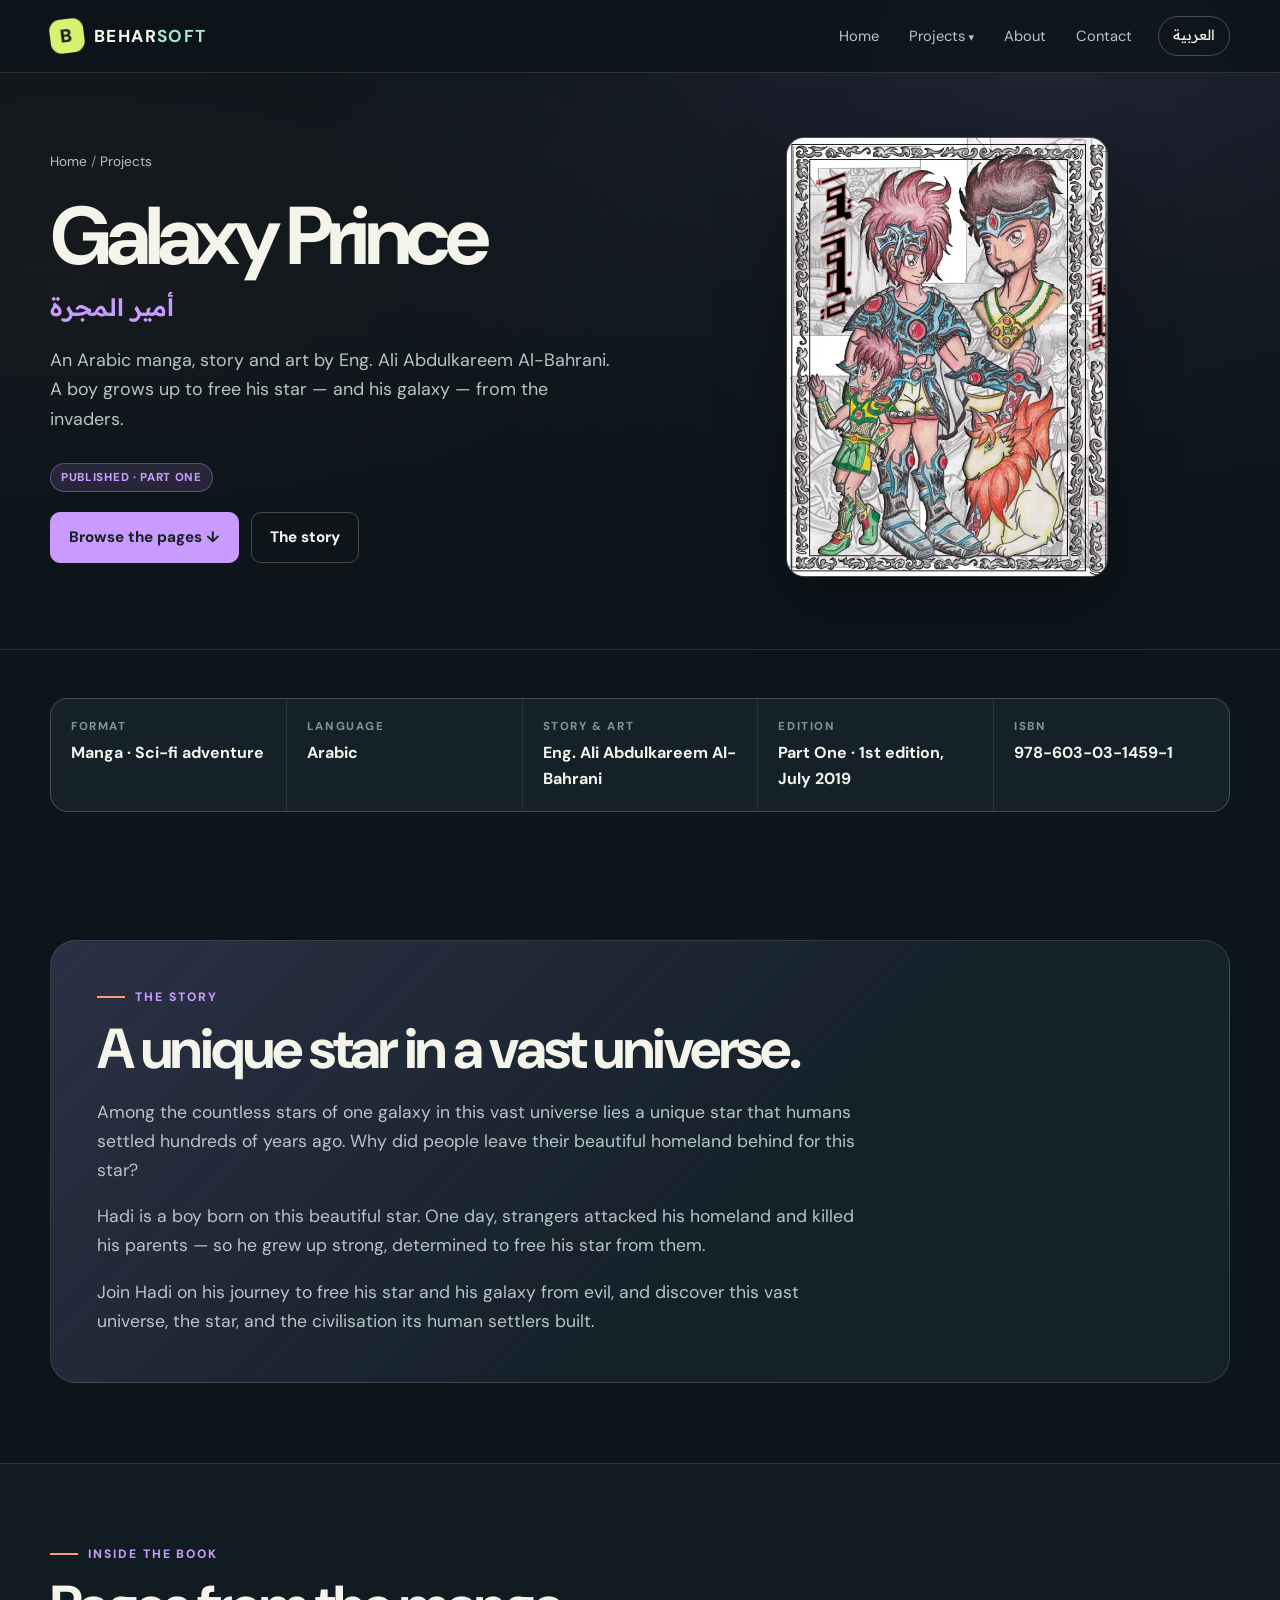
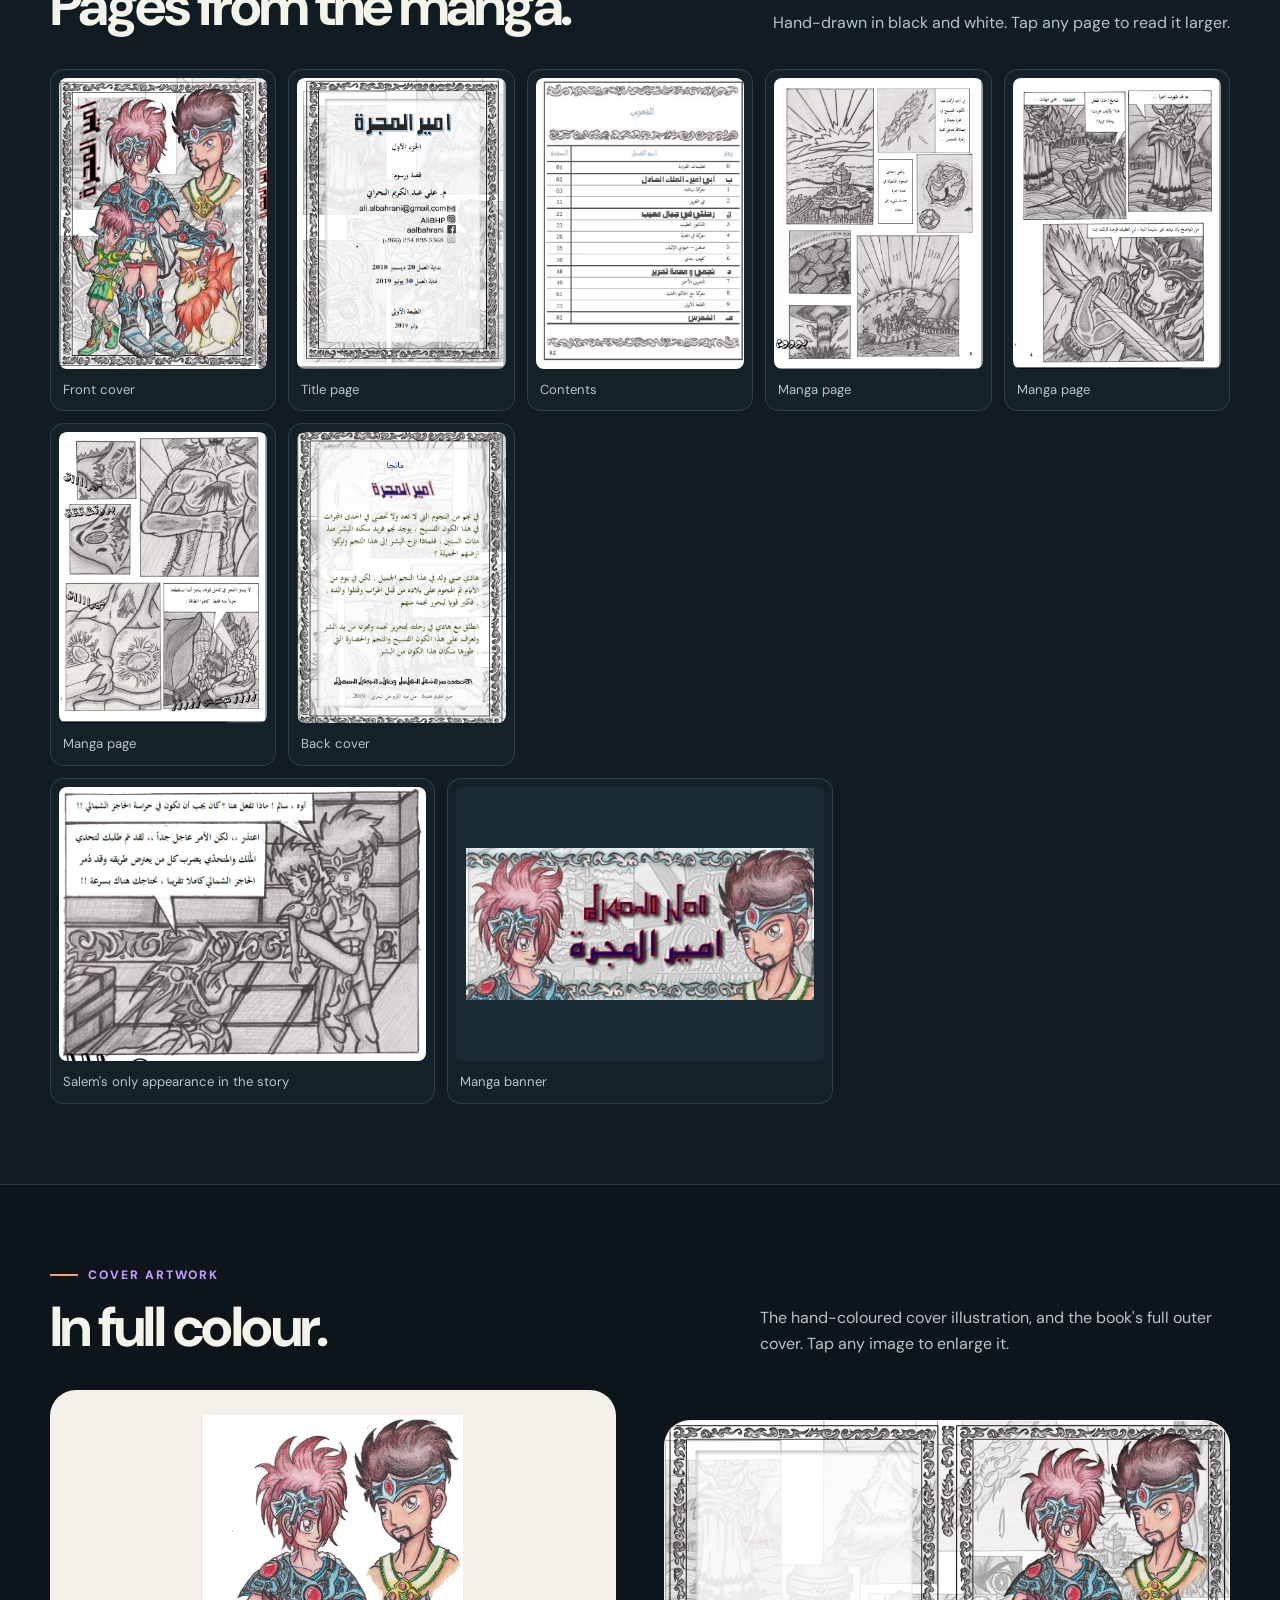
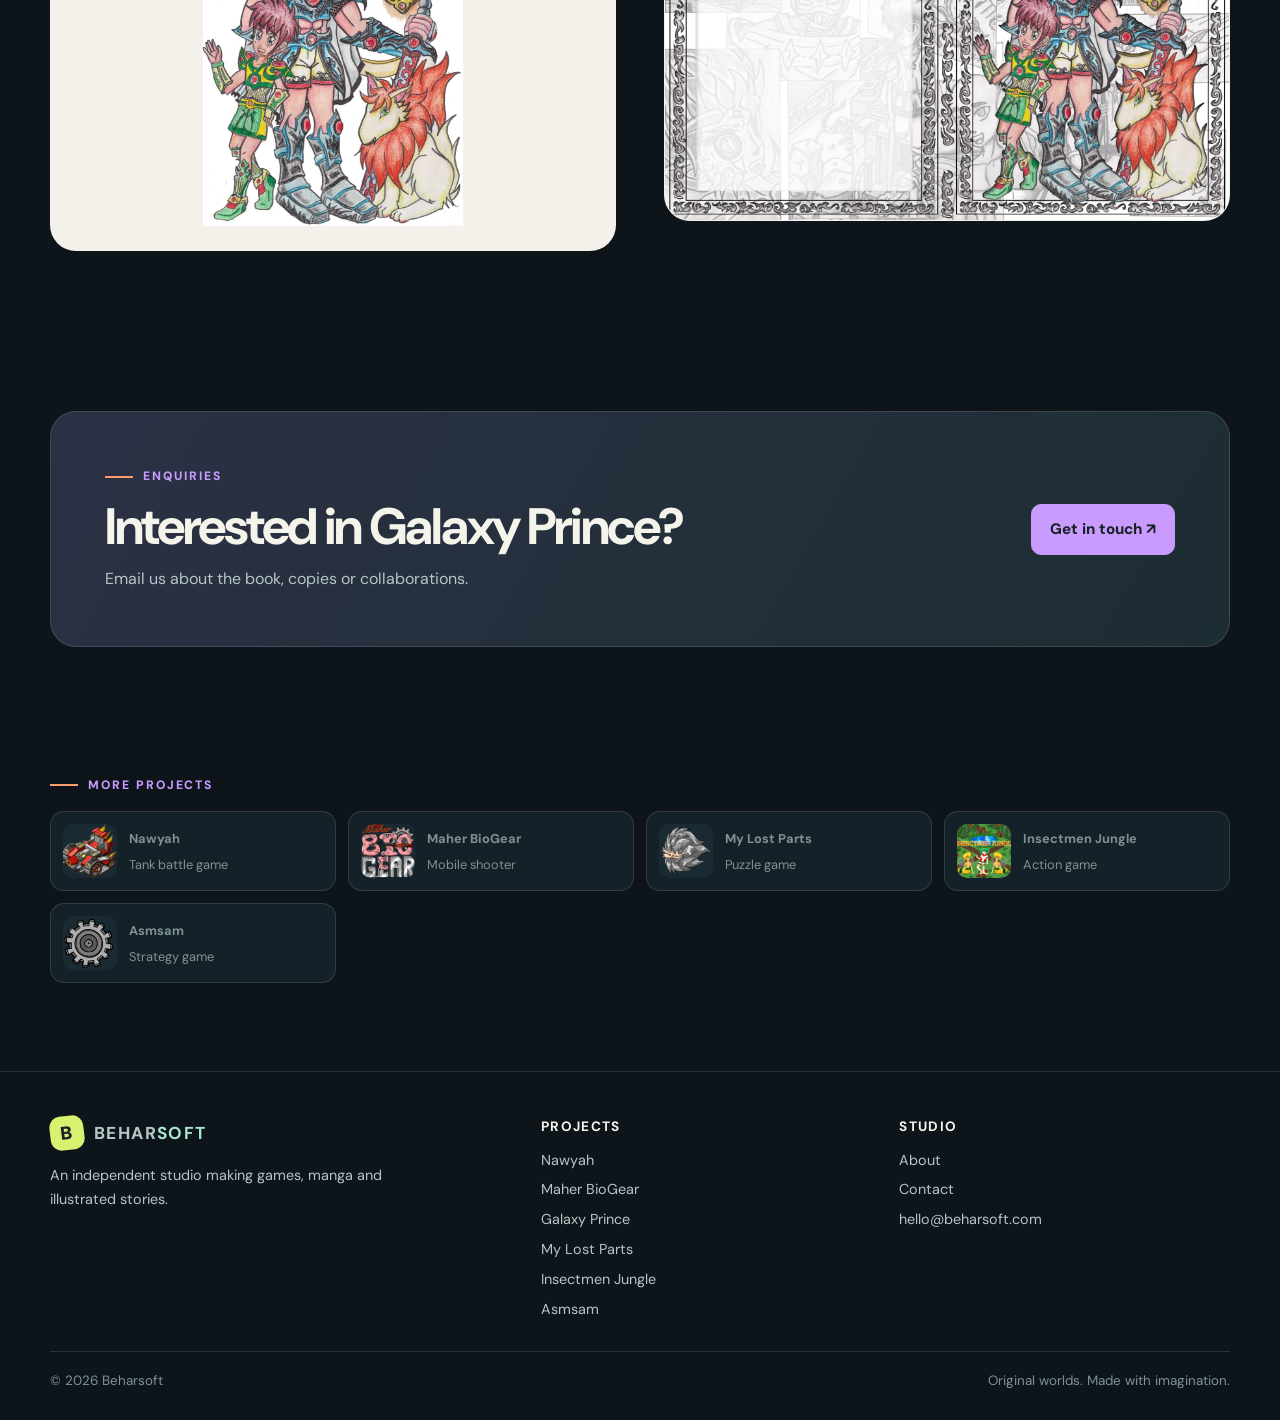
<file: galaxy-prince/index.html>
<!doctype html>
<html lang="en" data-title-ar="أمير المجرة — مانجا عربية | بحار سوفت">
<head>
<meta charset="utf-8">
<meta name="viewport" content="width=device-width, initial-scale=1">
<title>Galaxy Prince (Ameer Al-Majarra) — Arabic manga | Beharsoft</title>
<meta name="description" content="Galaxy Prince (أمير المجرة) is an Arabic manga written and illustrated by Eng. Ali Abdulkareem Al-Bahrani. Part One, first edition July 2019.">
<meta name="theme-color" content="#0d151b">
<link rel="canonical" href="https://www.beharsoft.com/galaxy-prince/">
<meta property="og:type" content="book">
<meta property="og:site_name" content="Beharsoft">
<meta property="og:title" content="Galaxy Prince — أمير المجرة">
<meta property="og:description" content="An Arabic manga by Ali Abdulkareem Al-Bahrani. Part One, first edition 2019.">
<meta property="og:url" content="https://www.beharsoft.com/galaxy-prince/">
<meta property="og:image" content="https://www.beharsoft.com/assets/img/og/galaxy-prince.jpg">
<meta name="twitter:card" content="summary_large_image">
<link rel="icon" href="/assets/img/brand/favicon-32.png" sizes="32x32">
<link rel="apple-touch-icon" href="/assets/img/brand/apple-touch-icon.png">
<link rel="preconnect" href="https://fonts.googleapis.com"><link rel="preconnect" href="https://fonts.gstatic.com" crossorigin>
<link href="https://fonts.googleapis.com/css2?family=DM+Sans:wght@400;500;700;800&family=Readex+Pro:wght@400;500;600;700&display=swap" rel="stylesheet">
<link rel="stylesheet" href="/assets/css/theme.css">
<script>try{if((localStorage.getItem('lang')||(navigator.language||'').slice(0,2))==='ar'){document.documentElement.lang='ar';document.documentElement.dir='rtl'}}catch(e){}</script>
</head>
<body class="theme-galaxy-prince" data-page="galaxy-prince">
<div data-site-header></div>

<main id="main">
  <section class="page-hero">
    <div class="inner wrap">
      <div>
        <div class="breadcrumb"><a href="/" data-ar="الرئيسية">Home</a> / <a href="/#projects" data-ar="المشاريع">Projects</a></div>
        <h1 data-ar="أمير المجرة">Galaxy Prince</h1>
        <div class="alt-name" data-ar="Galaxy Prince">أمير المجرة</div>
        <p class="lead" data-ar="مانجا عربية من قصة ورسوم م. علي عبد الكريم البحراني. فتى يكبر ليحرر نجمه ومجرته من الغزاة.">An Arabic manga, story and art by Eng. Ali Abdulkareem Al-Bahrani. A boy grows up to free his star — and his galaxy — from the invaders.</p>
        <div class="actions"><span class="status" data-ar="منشورة · الجزء الأول">Published · Part One</span></div>
        <div class="actions" style="margin-top:20px">
          <a class="btn primary" href="#pages" data-ar="تصفّح الصفحات ↓">Browse the pages ↓</a>
          <a class="btn" href="#story" data-ar="القصة">The story</a>
        </div>
      </div>
      <div class="visual"><img class="framed" src="/assets/img/galaxy-prince/cover.webp" alt="Galaxy Prince front cover" data-ar-alt="الغلاف الأمامي لأمير المجرة" width="586" height="800"></div>
    </div>
  </section>

  <section class="section tight wrap">
    <dl class="facts">
      <div><dt data-ar="النوع">Format</dt><dd data-ar="مانجا · خيال علمي">Manga · Sci-fi adventure</dd></div>
      <div><dt data-ar="اللغة">Language</dt><dd data-ar="العربية">Arabic</dd></div>
      <div><dt data-ar="قصة ورسوم">Story & art</dt><dd data-ar="م. علي عبد الكريم البحراني">Eng. Ali Abdulkareem Al-Bahrani</dd></div>
      <div><dt data-ar="الإصدار">Edition</dt><dd data-ar="الجزء الأول · الطبعة الأولى، يوليو 2019">Part One · 1st edition, July 2019</dd></div>
      <div><dt data-ar="ردمك">ISBN</dt><dd>978-603-03-1459-1</dd></div>
    </dl>
  </section>

  <section class="section wrap" id="story">
    <div class="synopsis">
      <div class="kicker" data-ar="القصة">The story</div>
      <h2 style="margin:12px 0 18px" data-ar="نجم فريد في كون فسيح.">A unique star in a vast universe.</h2>
      <p data-ar="في نجم من النجوم التي لا تُعد ولا تُحصى في إحدى مجرات هذا الكون الفسيح، يوجد نجم فريد سكنه البشر منذ مئات السنين. فلماذا نزح البشر إلى هذا النجم وتركوا أرضهم الجميلة؟">Among the countless stars of one galaxy in this vast universe lies a unique star that humans settled hundreds of years ago. Why did people leave their beautiful homeland behind for this star?</p>
      <p data-ar="هادي صبي وُلد في هذا النجم الجميل، لكن في يوم من الأيام هاجم الغرباء بلاده وقتلوا والديه، فكبر قوياً ليحرر نجمه منهم.">Hadi is a boy born on this beautiful star. One day, strangers attacked his homeland and killed his parents — so he grew up strong, determined to free his star from them.</p>
      <p data-ar="انطلق مع هادي في رحلته لتحرير نجمه ومجرته من يد الشر، وتعرّف على هذا الكون الفسيح والنجم والحضارة التي طوّرها سكانه من البشر.">Join Hadi on his journey to free his star and his galaxy from evil, and discover this vast universe, the star, and the civilisation its human settlers built.</p>
    </div>
  </section>

  <section class="section band" id="pages">
    <div class="wrap">
      <div class="section-head">
        <div>
          <div class="kicker" data-ar="من داخل الكتاب">Inside the book</div>
          <h2 data-ar="صفحات من المانجا.">Pages from the manga.</h2>
        </div>
        <p data-ar="رسوم بالأبيض والأسود مرسومة يدوياً. اضغط على أي صفحة لتكبيرها.">Hand-drawn in black and white. Tap any page to read it larger.</p>
      </div>
      <div class="gallery pages">
        <figure class="shot"><a href="/assets/img/galaxy-prince/cover.webp" data-lightbox="manga"><img src="/assets/img/galaxy-prince/cover.webp" alt="Front cover" data-ar-alt="الغلاف الأمامي" loading="lazy"></a><figcaption data-ar="الغلاف الأمامي">Front cover</figcaption></figure>
        <figure class="shot"><a href="/assets/img/galaxy-prince/title-page.webp" data-lightbox="manga"><img src="/assets/img/galaxy-prince/title-page.webp" alt="Title page" data-ar-alt="صفحة العنوان" loading="lazy"></a><figcaption data-ar="صفحة العنوان">Title page</figcaption></figure>
        <figure class="shot"><a href="/assets/img/galaxy-prince/contents.webp" data-lightbox="manga"><img src="/assets/img/galaxy-prince/contents.webp" alt="Table of contents" data-ar-alt="الفهرس" loading="lazy"></a><figcaption data-ar="الفهرس">Contents</figcaption></figure>
        <figure class="shot"><a href="/assets/img/galaxy-prince/page-2.webp" data-lightbox="manga"><img src="/assets/img/galaxy-prince/page-2.webp" alt="Manga page" data-ar-alt="صفحة من المانجا" loading="lazy"></a><figcaption data-ar="صفحة من المانجا">Manga page</figcaption></figure>
        <figure class="shot"><a href="/assets/img/galaxy-prince/page-3.webp" data-lightbox="manga"><img src="/assets/img/galaxy-prince/page-3.webp" alt="Manga page" data-ar-alt="صفحة من المانجا" loading="lazy"></a><figcaption data-ar="صفحة من المانجا">Manga page</figcaption></figure>
        <figure class="shot"><a href="/assets/img/galaxy-prince/page-4.webp" data-lightbox="manga"><img src="/assets/img/galaxy-prince/page-4.webp" alt="Manga page" data-ar-alt="صفحة من المانجا" loading="lazy"></a><figcaption data-ar="صفحة من المانجا">Manga page</figcaption></figure>
        <figure class="shot"><a href="/assets/img/galaxy-prince/back-cover.webp" data-lightbox="manga"><img src="/assets/img/galaxy-prince/back-cover.webp" alt="Back cover" data-ar-alt="الغلاف الخلفي" loading="lazy"></a><figcaption data-ar="الغلاف الخلفي">Back cover</figcaption></figure>
      </div>
      <div class="gallery wide" style="margin-top:12px">
        <figure class="shot"><a href="/assets/img/galaxy-prince/salem.webp" data-lightbox="manga"><img src="/assets/img/galaxy-prince/salem.webp" alt="Salem's only appearance in the story" data-ar-alt="الظهور الوحيد لسالم في القصة" loading="lazy" style="aspect-ratio:852/636"></a><figcaption data-ar="الظهور الوحيد لسالم في القصة">Salem's only appearance in the story</figcaption></figure>
        <figure class="shot"><a href="/assets/img/galaxy-prince/banner.webp" data-lightbox="manga"><img class="contain" src="/assets/img/galaxy-prince/banner.webp" alt="Galaxy Prince banner" data-ar-alt="لافتة أمير المجرة" loading="lazy" style="aspect-ratio:852/636"></a><figcaption data-ar="لافتة المانجا">Manga banner</figcaption></figure>
      </div>
    </div>
  </section>

  <section class="section wrap" id="artwork">
    <div class="section-head">
      <div>
        <div class="kicker" data-ar="رسوم الغلاف">Cover artwork</div>
        <h2 data-ar="بالألوان.">In full colour.</h2>
      </div>
      <p data-ar="رسم الغلاف الملوّن يدوياً، والغلاف الخارجي الكامل للكتاب. اضغط على أي صورة لتكبيرها.">The hand-coloured cover illustration, and the book's full outer cover. Tap any image to enlarge it.</p>
    </div>
    <div class="split">
      <div class="art pad" style="background:#f4f1ea"><a href="/assets/img/galaxy-prince/cover-art.webp" data-lightbox="artwork" style="display:block"><img src="/assets/img/galaxy-prince/cover-art.webp" alt="Hadi and his companions, hand-coloured cover illustration" data-ar-alt="هادي ورفاقه، رسم الغلاف الملوّن يدوياً" loading="lazy" width="800" height="1265"></a></div>
      <div class="art" style="background:#f4f1ea"><a href="/assets/img/galaxy-prince/outer-cover.webp" data-lightbox="artwork" style="display:block"><img src="/assets/img/galaxy-prince/outer-cover.webp" alt="The full outer cover, back and front" data-ar-alt="الغلاف الخارجي كاملاً، الخلفي والأمامي" loading="lazy" width="1600" height="1131"></a></div>
    </div>
  </section>

  <section class="section wrap">
    <div class="cta">
      <div>
        <div class="kicker" data-ar="للاستفسار">Enquiries</div>
        <h2 data-ar="مهتم بأمير المجرة؟">Interested in Galaxy Prince?</h2>
        <p data-ar="راسلنا للسؤال عن الكتاب أو النسخ أو التعاون.">Email us about the book, copies or collaborations.</p>
      </div>
      <a class="btn primary" href="mailto:hello@beharsoft.com?subject=Galaxy%20Prince" data-ar="راسلنا ↗">Get in touch ↗</a>
    </div>
  </section>

  <section class="section tight wrap">
    <div class="kicker" style="margin-bottom:16px" data-ar="مشاريع أخرى">More projects</div>
    <div class="more-projects" data-more-projects></div>
  </section>
</main>

<div data-site-footer></div>
<script src="/assets/js/site.js"></script>
</body>
</html>
</file>
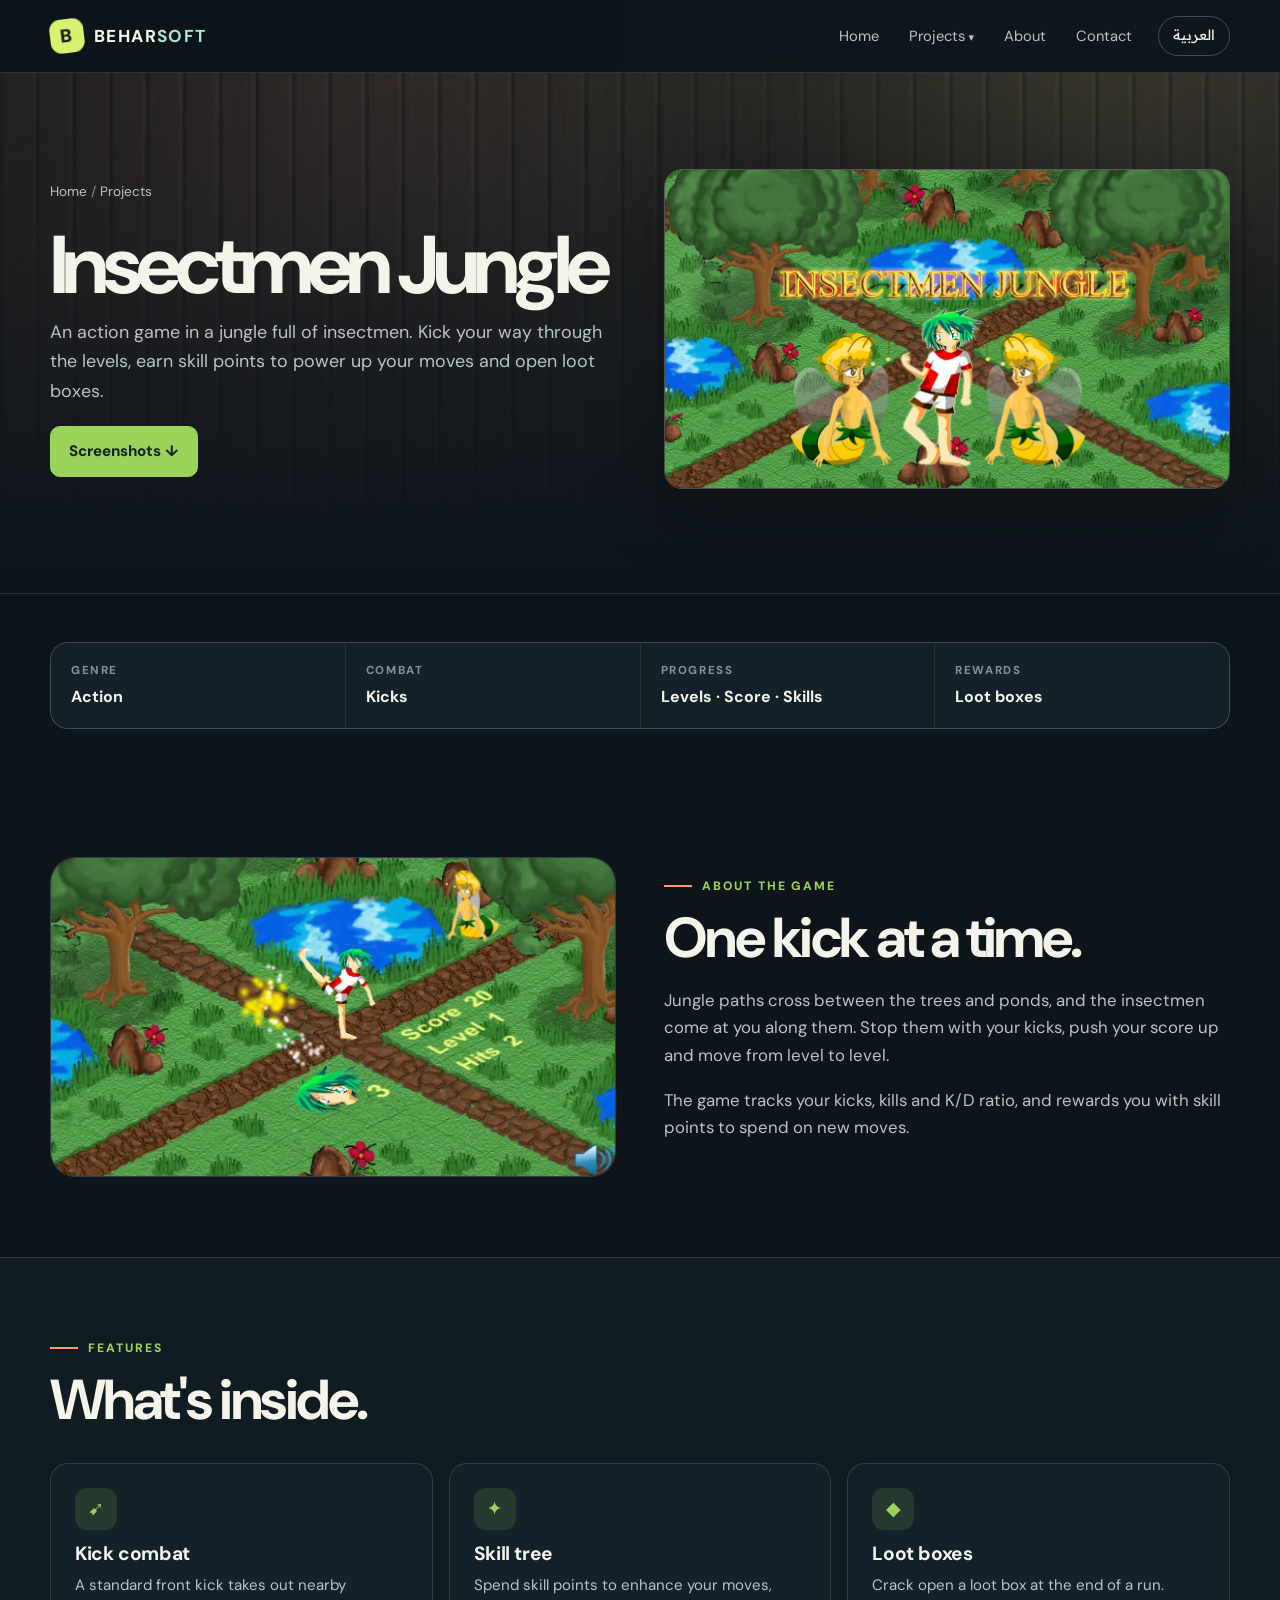
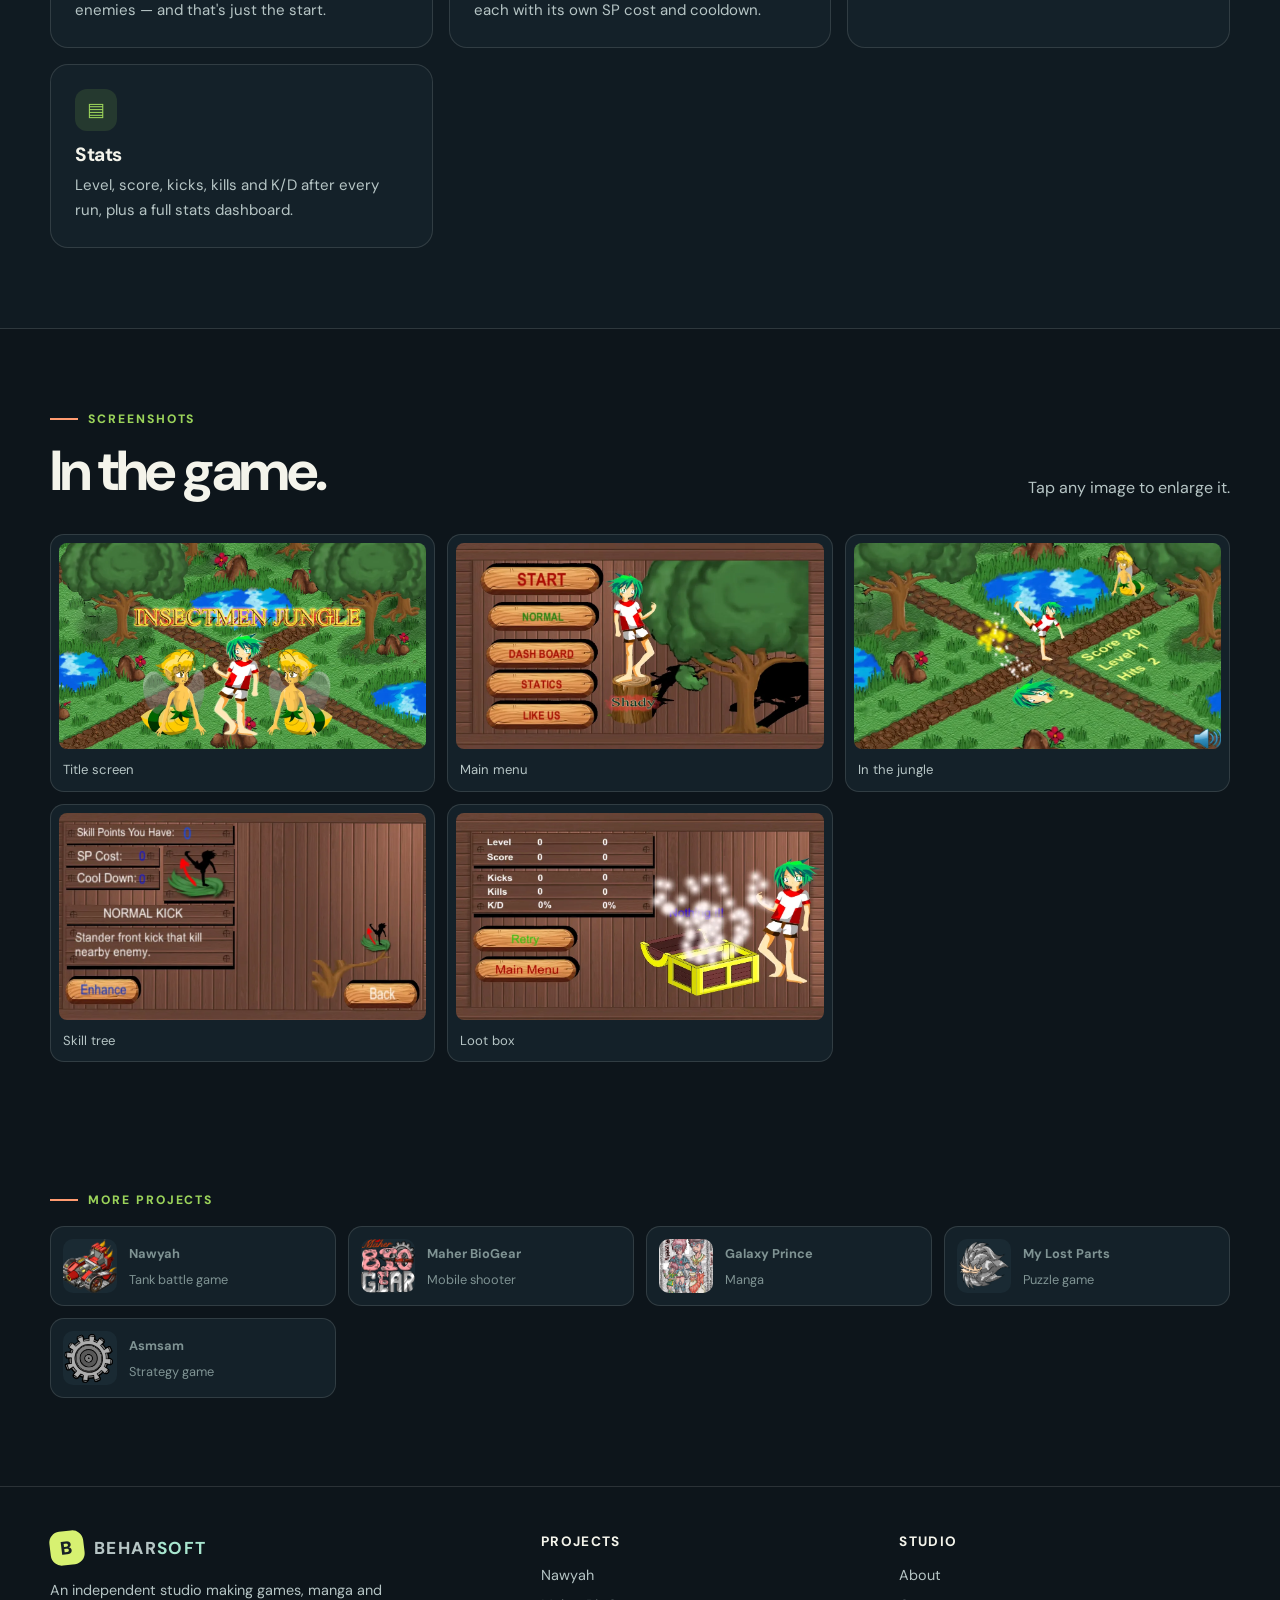
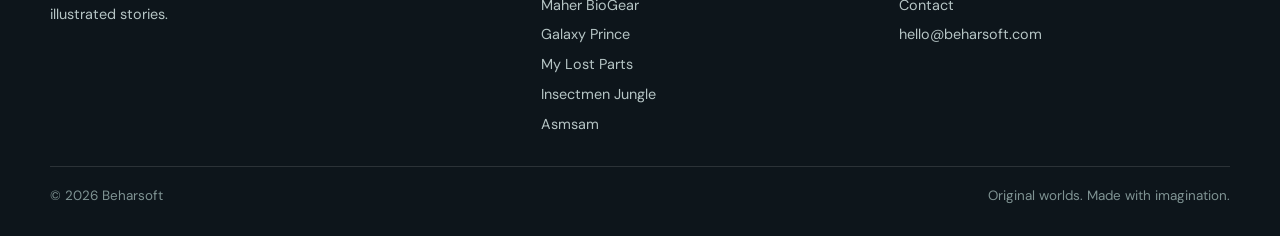
<file: insectmen-jungle/index.html>
<!doctype html>
<html lang="en" data-title-ar="Insectmen Jungle — لعبة أكشن | بحار سوفت">
<head>
<meta charset="utf-8">
<meta name="viewport" content="width=device-width, initial-scale=1">
<title>Insectmen Jungle — Action game | Beharsoft</title>
<meta name="description" content="Insectmen Jungle is an action game from Beharsoft: kick your way through the jungle, earn skill points for new moves and open loot boxes.">
<meta name="theme-color" content="#0d151b">
<link rel="canonical" href="https://www.beharsoft.com/insectmen-jungle/">
<meta property="og:type" content="website">
<meta property="og:site_name" content="Beharsoft">
<meta property="og:title" content="Insectmen Jungle — Action game">
<meta property="og:description" content="Kick your way through the jungle, level up your moves and open loot boxes.">
<meta property="og:url" content="https://www.beharsoft.com/insectmen-jungle/">
<meta property="og:image" content="https://www.beharsoft.com/assets/img/og/insectmen-jungle.jpg">
<meta name="twitter:card" content="summary_large_image">
<link rel="icon" href="/assets/img/brand/favicon-32.png" sizes="32x32">
<link rel="apple-touch-icon" href="/assets/img/brand/apple-touch-icon.png">
<link rel="preconnect" href="https://fonts.googleapis.com"><link rel="preconnect" href="https://fonts.gstatic.com" crossorigin>
<link href="https://fonts.googleapis.com/css2?family=DM+Sans:wght@400;500;700;800&family=Readex+Pro:wght@400;500;600;700&display=swap" rel="stylesheet">
<link rel="stylesheet" href="/assets/css/theme.css">
<script>try{if((localStorage.getItem('lang')||(navigator.language||'').slice(0,2))==='ar'){document.documentElement.lang='ar';document.documentElement.dir='rtl'}}catch(e){}</script>
</head>
<body class="theme-insectmen-jungle" data-page="insectmen-jungle">
<div data-site-header></div>

<main id="main">
  <section class="page-hero">
    <img class="backdrop" src="/assets/img/insectmen-jungle/wood.webp" alt="">
    <div class="inner wrap">
      <div>
        <div class="breadcrumb"><a href="/" data-ar="الرئيسية">Home</a> / <a href="/#projects" data-ar="المشاريع">Projects</a></div>
        <h1>Insectmen Jungle</h1>
        <p class="lead" data-ar="لعبة أكشن في غابة يسكنها رجال الحشرات. شقّ طريقك بالركلات عبر المراحل، واجمع نقاط المهارة لتطوير حركاتك، وافتح صناديق الغنائم.">An action game in a jungle full of insectmen. Kick your way through the levels, earn skill points to power up your moves and open loot boxes.</p>
        <div class="actions" style="margin-top:20px">
          <a class="btn primary" href="#screens" data-ar="لقطات الشاشة ↓">Screenshots ↓</a>
        </div>
      </div>
      <div class="visual"><img class="framed" style="height:auto" src="/assets/img/insectmen-jungle/title.webp" alt="Insectmen Jungle title screen: the hero between two winged insectmen" data-ar-alt="شاشة عنوان Insectmen Jungle: البطل بين اثنين من رجال الحشرات المجنّحين" width="1136" height="640"></div>
    </div>
  </section>

  <section class="section tight wrap">
    <dl class="facts">
      <div><dt data-ar="النوع">Genre</dt><dd data-ar="أكشن">Action</dd></div>
      <div><dt data-ar="القتال">Combat</dt><dd data-ar="الركلات">Kicks</dd></div>
      <div><dt data-ar="التقدم">Progress</dt><dd data-ar="المراحل · النقاط · المهارات">Levels · Score · Skills</dd></div>
      <div><dt data-ar="المكافآت">Rewards</dt><dd data-ar="صناديق الغنائم">Loot boxes</dd></div>
    </dl>
  </section>

  <section class="section wrap">
    <div class="split">
      <div class="art cover"><a href="/assets/img/insectmen-jungle/play.webp" data-lightbox="screens" style="display:block;height:100%"><img src="/assets/img/insectmen-jungle/play.webp" alt="The hero kicking an insectman on a jungle crossroads" data-ar-alt="البطل يركل أحد رجال الحشرات عند تقاطع طرق في الغابة" width="1189" height="657"></a></div>
      <div class="prose">
        <div class="kicker" data-ar="عن اللعبة">About the game</div>
        <h2 data-ar="ركلة واحدة في كل مرة.">One kick at a time.</h2>
        <p data-ar="تتقاطع طرق الغابة بين الأشجار والبرك، ومنها يخرج رجال الحشرات. أوقفهم بالركلات، وارفع نتيجتك، وتقدّم من مرحلة إلى أخرى.">Jungle paths cross between the trees and ponds, and the insectmen come at you along them. Stop them with your kicks, push your score up and move from level to level.</p>
        <p data-ar="تتابع اللعبة ركلاتك وعدد من أسقطتهم ونسبة الإسقاط، وتمنحك نقاط مهارة تنفقها على حركات جديدة.">The game tracks your kicks, kills and K/D ratio, and rewards you with skill points to spend on new moves.</p>
      </div>
    </div>
  </section>

  <section class="section band">
    <div class="wrap">
      <div class="section-head">
        <div>
          <div class="kicker" data-ar="المزايا">Features</div>
          <h2 data-ar="ما الذي ينتظرك.">What's inside.</h2>
        </div>
      </div>
      <div class="features">
        <div class="feature-card"><div class="ico">➹</div><h3 data-ar="قتال بالركلات">Kick combat</h3><p data-ar="الركلة الأمامية العادية تُسقط الأعداء القريبين — وهي البداية فقط.">A standard front kick takes out nearby enemies — and that's just the start.</p></div>
        <div class="feature-card"><div class="ico">✦</div><h3 data-ar="شجرة المهارات">Skill tree</h3><p data-ar="أنفق نقاط المهارة على الحركات وطوّرها، لكل منها تكلفة وزمن انتظار.">Spend skill points to enhance your moves, each with its own SP cost and cooldown.</p></div>
        <div class="feature-card"><div class="ico">◆</div><h3 data-ar="صناديق الغنائم">Loot boxes</h3><p data-ar="افتح صندوق الغنائم في نهاية الجولة.">Crack open a loot box at the end of a run.</p></div>
        <div class="feature-card"><div class="ico">▤</div><h3 data-ar="الإحصائيات">Stats</h3><p data-ar="المرحلة والنتيجة والركلات والإسقاطات ونسبة الإسقاط بعد كل جولة، مع لوحة إحصائيات كاملة.">Level, score, kicks, kills and K/D after every run, plus a full stats dashboard.</p></div>
      </div>
    </div>
  </section>

  <section class="section wrap" id="screens">
    <div class="section-head">
      <div>
        <div class="kicker" data-ar="لقطات الشاشة">Screenshots</div>
        <h2 data-ar="داخل اللعبة.">In the game.</h2>
      </div>
      <p data-ar="اضغط على أي صورة لتكبيرها.">Tap any image to enlarge it.</p>
    </div>
    <div class="gallery screens">
      <figure class="shot"><a href="/assets/img/insectmen-jungle/title.webp" data-lightbox="screens"><img src="/assets/img/insectmen-jungle/title.webp" alt="Title screen" data-ar-alt="شاشة العنوان" loading="lazy"></a><figcaption data-ar="شاشة العنوان">Title screen</figcaption></figure>
      <figure class="shot"><a href="/assets/img/insectmen-jungle/main-menu.webp" data-lightbox="screens"><img src="/assets/img/insectmen-jungle/main-menu.webp" alt="Main menu with wooden buttons beside a big tree" data-ar-alt="القائمة الرئيسية بأزرار خشبية بجانب شجرة كبيرة" loading="lazy"></a><figcaption data-ar="القائمة الرئيسية">Main menu</figcaption></figure>
      <figure class="shot"><a href="/assets/img/insectmen-jungle/play.webp" data-lightbox="screens"><img src="/assets/img/insectmen-jungle/play.webp" alt="Gameplay at a jungle crossroads" data-ar-alt="اللعب عند تقاطع طرق في الغابة" loading="lazy"></a><figcaption data-ar="في الغابة">In the jungle</figcaption></figure>
      <figure class="shot"><a href="/assets/img/insectmen-jungle/skills.webp" data-lightbox="screens"><img src="/assets/img/insectmen-jungle/skills.webp" alt="The skill tree showing the Normal Kick" data-ar-alt="شجرة المهارات تعرض الركلة العادية" loading="lazy"></a><figcaption data-ar="شجرة المهارات">Skill tree</figcaption></figure>
      <figure class="shot"><a href="/assets/img/insectmen-jungle/loot-box.webp" data-lightbox="screens"><img src="/assets/img/insectmen-jungle/loot-box.webp" alt="Opening a loot box after a run, with the run's stats" data-ar-alt="فتح صندوق الغنائم بعد الجولة مع إحصائياتها" loading="lazy"></a><figcaption data-ar="صندوق الغنائم">Loot box</figcaption></figure>
    </div>
  </section>

  <section class="section tight wrap">
    <div class="kicker" style="margin-bottom:16px" data-ar="مشاريع أخرى">More projects</div>
    <div class="more-projects" data-more-projects></div>
  </section>
</main>

<div data-site-footer></div>
<script src="/assets/js/site.js"></script>
</body>
</html>
</file>
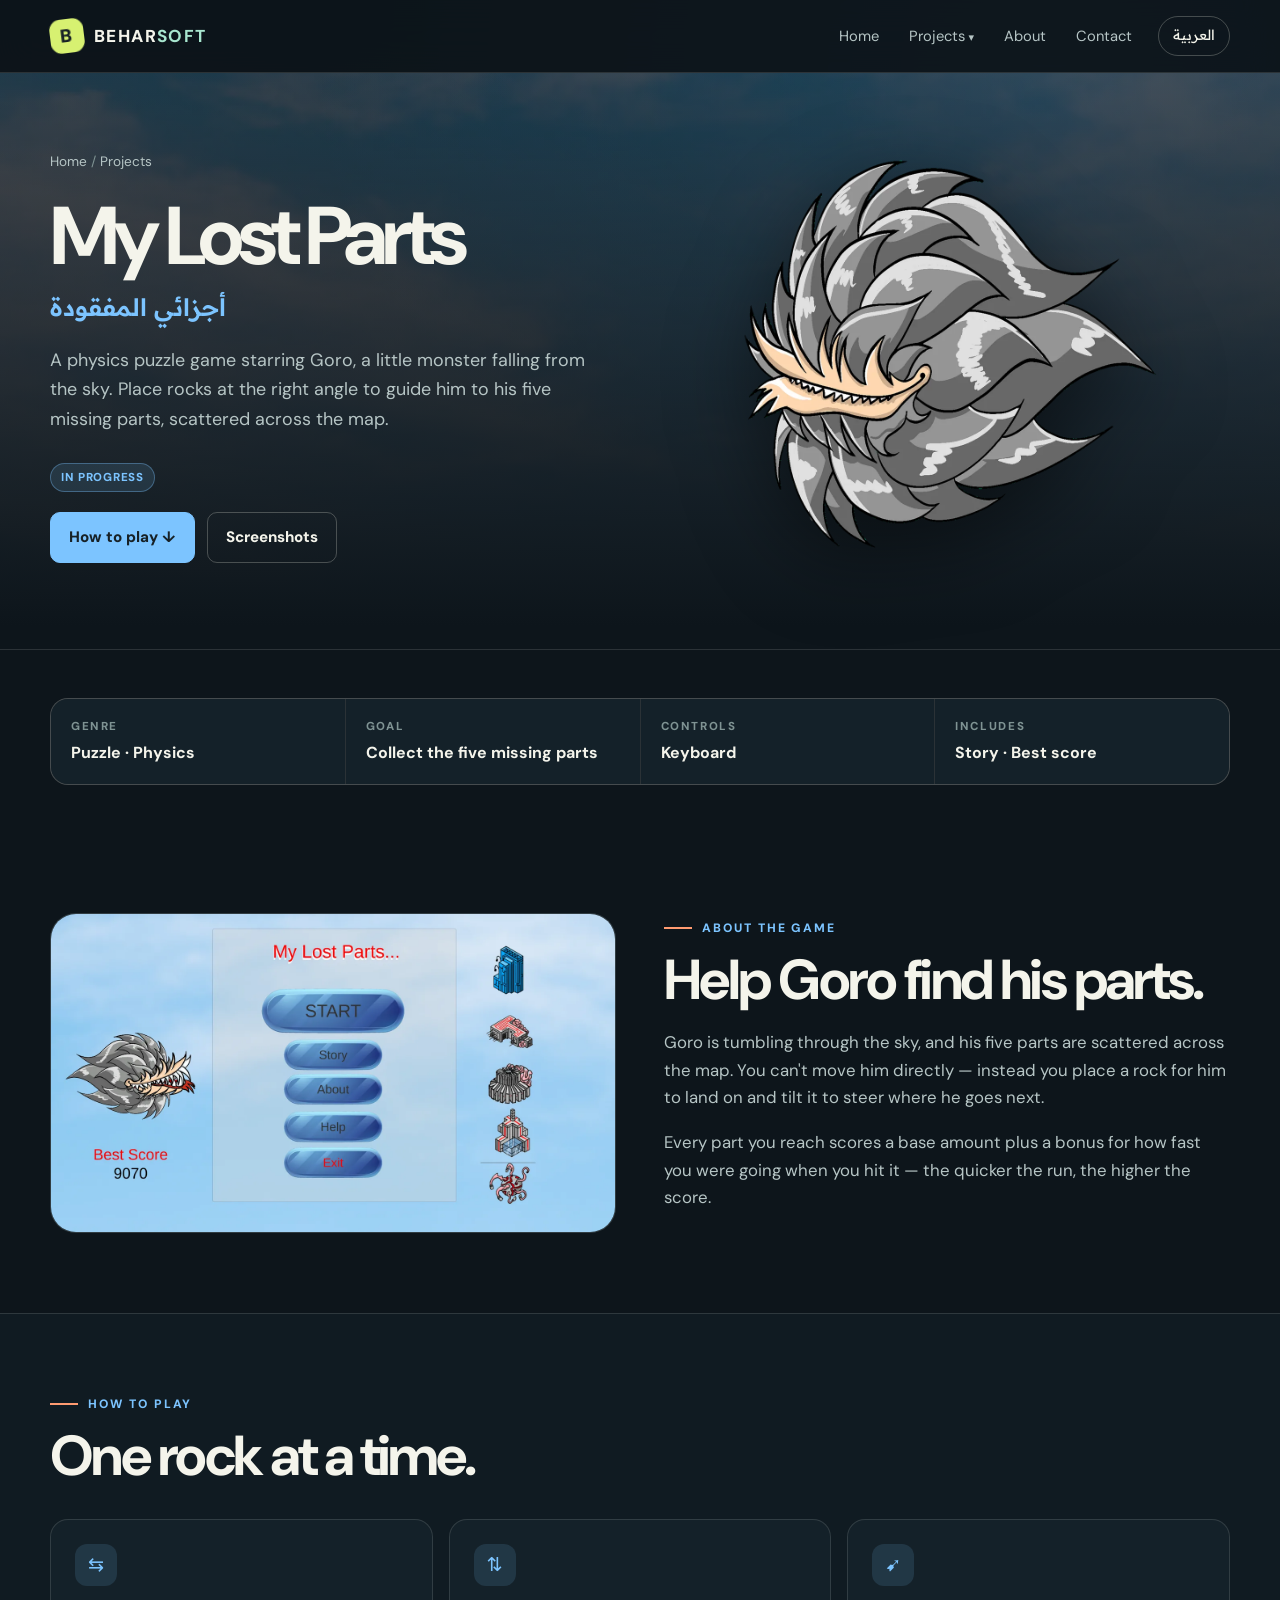
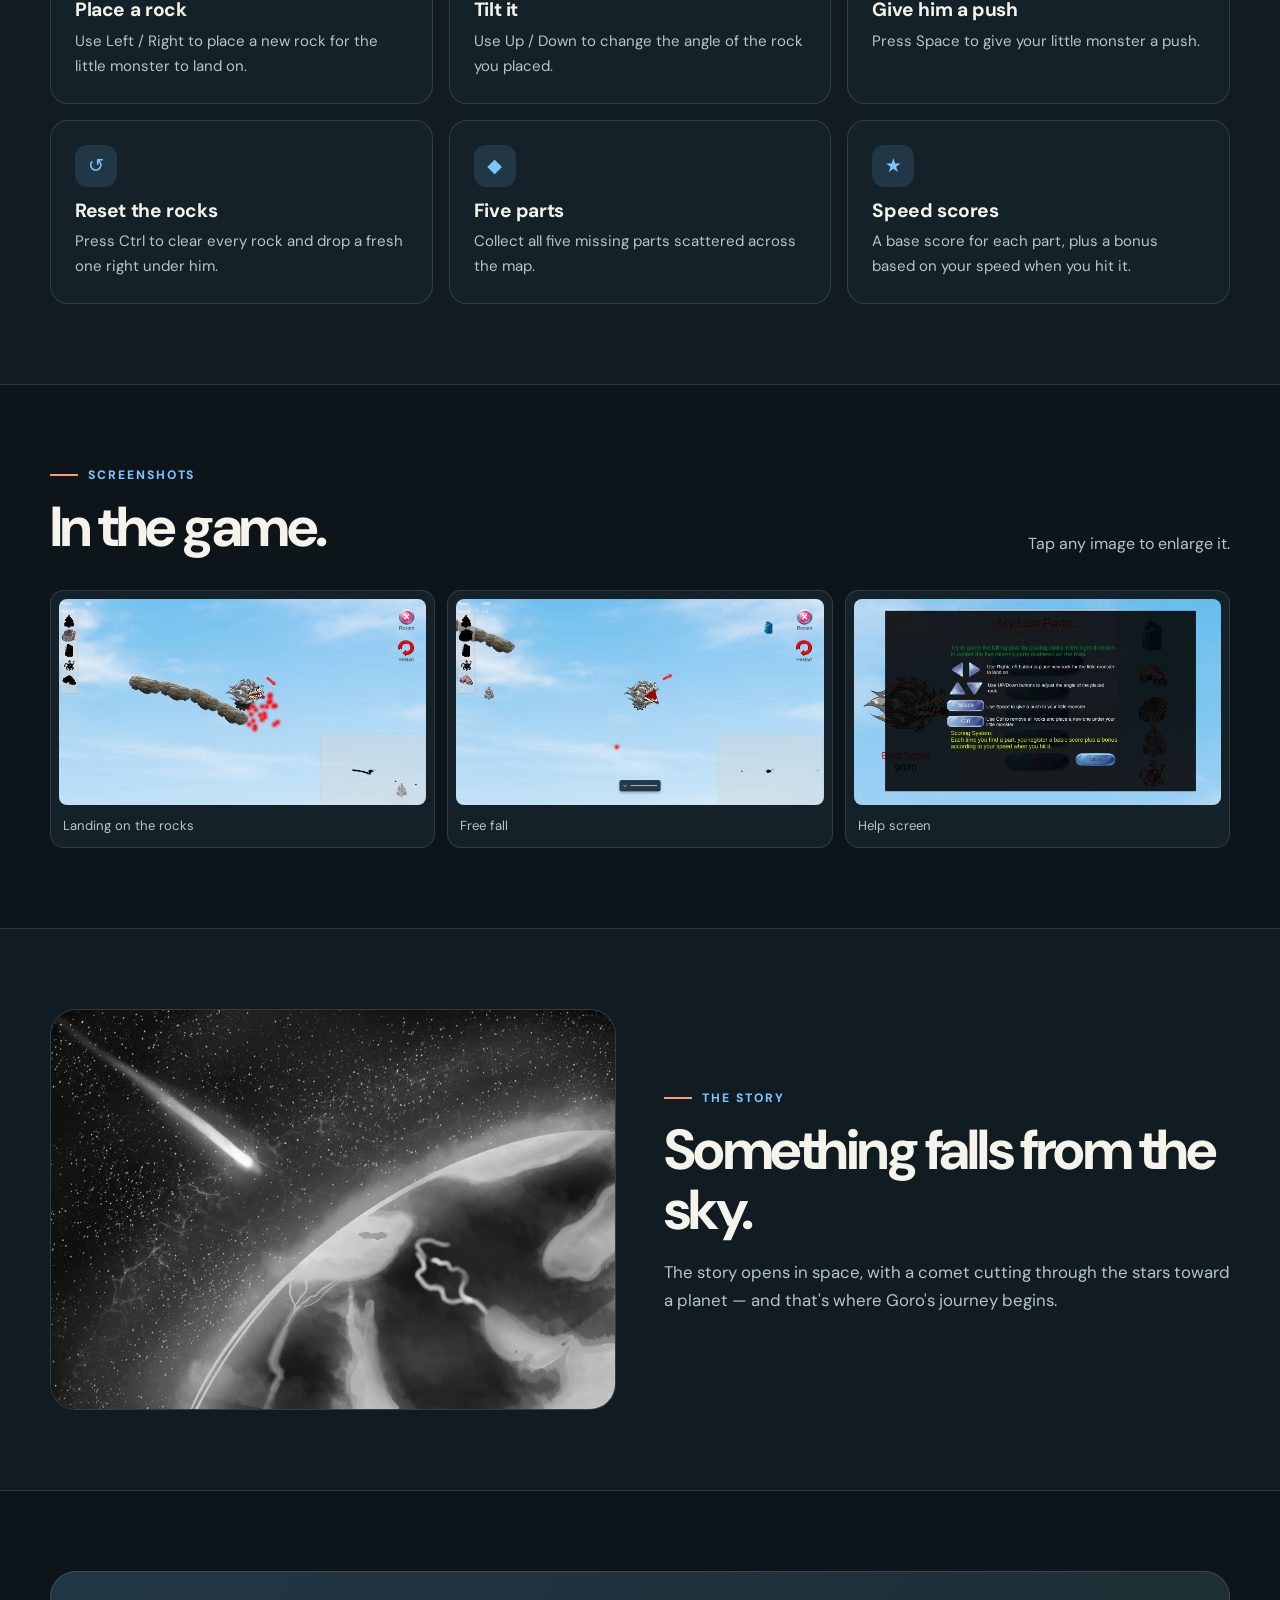
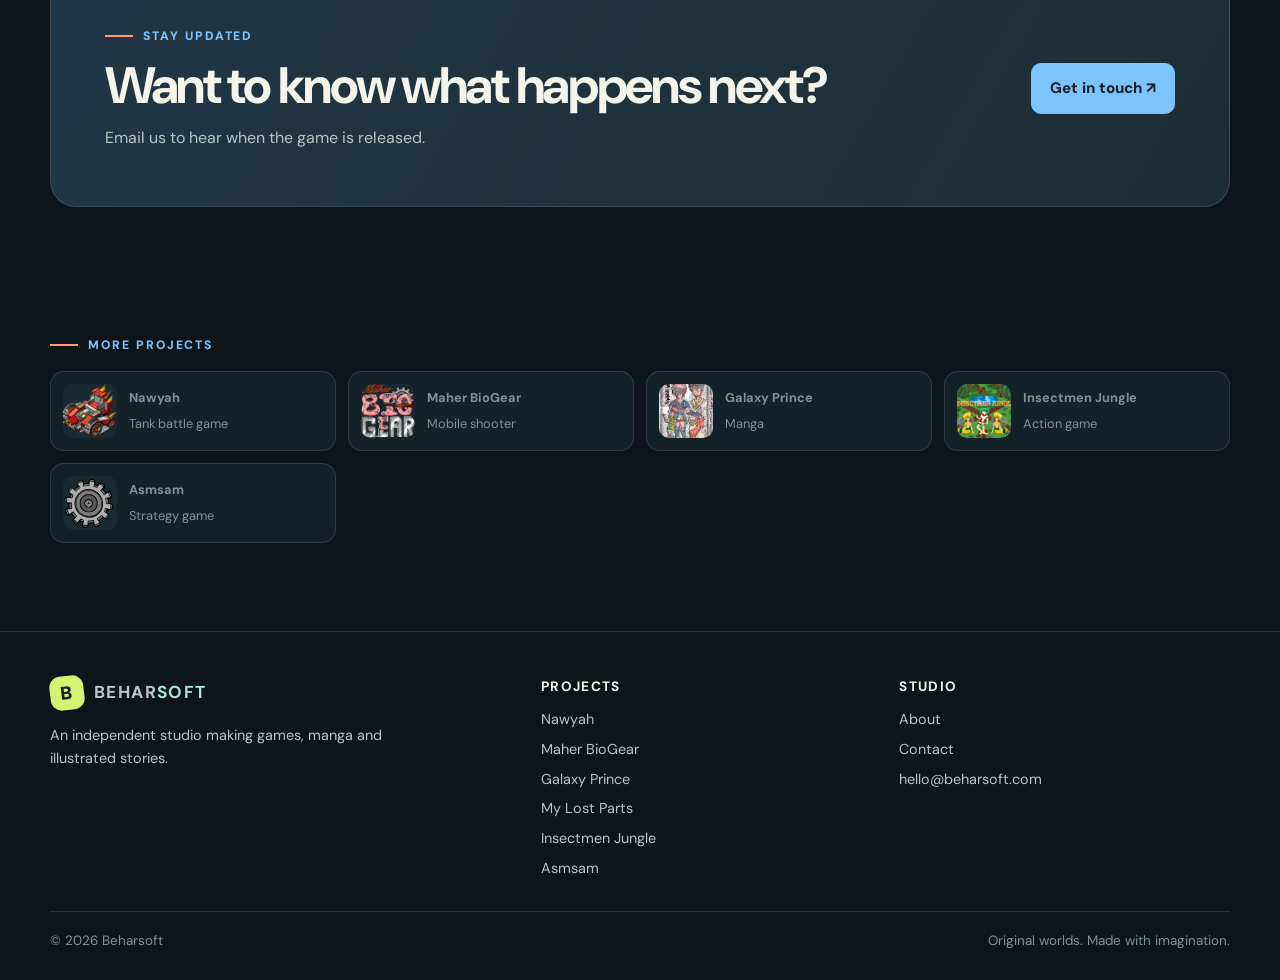
<file: my-lost-parts/index.html>
<!doctype html>
<html lang="en" data-title-ar="أجزائي المفقودة — لعبة ألغاز فيزيائية | بحار سوفت">
<head>
<meta charset="utf-8">
<meta name="viewport" content="width=device-width, initial-scale=1">
<title>My Lost Parts — Physics puzzle game | Beharsoft</title>
<meta name="description" content="My Lost Parts is a physics puzzle game from Beharsoft: place rocks to guide Goro, a falling little monster, to the five missing parts scattered on the map.">
<meta name="theme-color" content="#0d151b">
<link rel="canonical" href="https://www.beharsoft.com/my-lost-parts/">
<meta property="og:type" content="website">
<meta property="og:site_name" content="Beharsoft">
<meta property="og:title" content="My Lost Parts — Physics puzzle game">
<meta property="og:description" content="Place rocks to guide Goro to his five missing parts.">
<meta property="og:url" content="https://www.beharsoft.com/my-lost-parts/">
<meta property="og:image" content="https://www.beharsoft.com/assets/img/og/my-lost-parts.jpg">
<meta name="twitter:card" content="summary_large_image">
<link rel="icon" href="/assets/img/brand/favicon-32.png" sizes="32x32">
<link rel="apple-touch-icon" href="/assets/img/brand/apple-touch-icon.png">
<link rel="preconnect" href="https://fonts.googleapis.com"><link rel="preconnect" href="https://fonts.gstatic.com" crossorigin>
<link href="https://fonts.googleapis.com/css2?family=DM+Sans:wght@400;500;700;800&family=Readex+Pro:wght@400;500;600;700&display=swap" rel="stylesheet">
<link rel="stylesheet" href="/assets/css/theme.css">
<script>try{if((localStorage.getItem('lang')||(navigator.language||'').slice(0,2))==='ar'){document.documentElement.lang='ar';document.documentElement.dir='rtl'}}catch(e){}</script>
</head>
<body class="theme-my-lost-parts" data-page="my-lost-parts">
<div data-site-header></div>

<main id="main">
  <section class="page-hero">
    <img class="backdrop" src="/assets/img/my-lost-parts/sky.webp" alt="">
    <div class="inner wrap">
      <div>
        <div class="breadcrumb"><a href="/" data-ar="الرئيسية">Home</a> / <a href="/#projects" data-ar="المشاريع">Projects</a></div>
        <h1 data-ar="أجزائي المفقودة">My Lost Parts</h1>
        <div class="alt-name" data-ar="My Lost Parts">أجزائي المفقودة</div>
        <p class="lead" data-ar="لعبة ألغاز فيزيائية بطلها غورو، وحش صغير يسقط من السماء. ضع الصخور في الاتجاه الصحيح لتوجّهه نحو أجزائه الخمسة المفقودة المبعثرة على الخريطة.">A physics puzzle game starring Goro, a little monster falling from the sky. Place rocks at the right angle to guide him to his five missing parts, scattered across the map.</p>
        <div class="actions"><span class="status" data-ar="قيد العمل">In progress</span></div>
        <div class="actions" style="margin-top:20px">
          <a class="btn primary" href="#how-to-play" data-ar="طريقة اللعب ↓">How to play ↓</a>
          <a class="btn" href="#screens" data-ar="لقطات الشاشة">Screenshots</a>
        </div>
      </div>
      <div class="visual"><img src="/assets/img/my-lost-parts/goro.webp" alt="Goro" data-ar-alt="غورو" width="1000" height="1000"></div>
    </div>
  </section>

  <section class="section tight wrap">
    <dl class="facts">
      <div><dt data-ar="النوع">Genre</dt><dd data-ar="ألغاز · فيزياء">Puzzle · Physics</dd></div>
      <div><dt data-ar="الهدف">Goal</dt><dd data-ar="اجمع الأجزاء الخمسة المفقودة">Collect the five missing parts</dd></div>
      <div><dt data-ar="التحكم">Controls</dt><dd data-ar="لوحة المفاتيح">Keyboard</dd></div>
      <div><dt data-ar="الأطوار">Includes</dt><dd data-ar="القصة · أفضل نتيجة">Story · Best score</dd></div>
    </dl>
  </section>

  <section class="section wrap">
    <div class="split">
      <div class="art cover"><a href="/assets/img/my-lost-parts/title-screen.webp" data-lightbox="screens" style="display:block;height:100%"><img src="/assets/img/my-lost-parts/title-screen.webp" alt="The title screen with Start, Story, About, Help and Exit" data-ar-alt="شاشة البداية مع أزرار البدء والقصة وعن اللعبة والمساعدة والخروج" width="1400" height="788"></a></div>
      <div class="prose">
        <div class="kicker" data-ar="عن اللعبة">About the game</div>
        <h2 data-ar="ساعد غورو على استعادة أجزائه.">Help Goro find his parts.</h2>
        <p data-ar="غورو يسقط عبر السماء، وأجزاؤه الخمسة مبعثرة على الخريطة. لا يمكنك تحريكه مباشرة، لكن يمكنك وضع صخرة تحته ليهبط عليها وتعديل زاويتها لتوجيه سقوطه.">Goro is tumbling through the sky, and his five parts are scattered across the map. You can't move him directly — instead you place a rock for him to land on and tilt it to steer where he goes next.</p>
        <p data-ar="كلما وجدت جزءاً حصلت على نقاط أساسية ومكافأة حسب سرعتك لحظة الوصول إليه، فكلما كنت أسرع كانت النتيجة أعلى.">Every part you reach scores a base amount plus a bonus for how fast you were going when you hit it — the quicker the run, the higher the score.</p>
      </div>
    </div>
  </section>

  <section class="section band" id="how-to-play">
    <div class="wrap">
      <div class="section-head">
        <div>
          <div class="kicker" data-ar="طريقة اللعب">How to play</div>
          <h2 data-ar="صخرة واحدة في كل مرة.">One rock at a time.</h2>
        </div>
      </div>
      <div class="features">
        <div class="feature-card"><div class="ico">⇆</div><h3 data-ar="ضع صخرة">Place a rock</h3><p data-ar="استخدم السهمين يميناً ويساراً لوضع صخرة جديدة يهبط عليها الوحش الصغير.">Use Left / Right to place a new rock for the little monster to land on.</p></div>
        <div class="feature-card"><div class="ico">⇅</div><h3 data-ar="عدّل الزاوية">Tilt it</h3><p data-ar="استخدم السهمين لأعلى ولأسفل لتعديل زاوية الصخرة التي وضعتها.">Use Up / Down to change the angle of the rock you placed.</p></div>
        <div class="feature-card"><div class="ico">➹</div><h3 data-ar="ادفعه">Give him a push</h3><p data-ar="اضغط المسافة لتعطي وحشك الصغير دفعة.">Press Space to give your little monster a push.</p></div>
        <div class="feature-card"><div class="ico">↺</div><h3 data-ar="ابدأ من جديد">Reset the rocks</h3><p data-ar="اضغط Ctrl لإزالة كل الصخور ووضع صخرة جديدة تحت وحشك الصغير.">Press Ctrl to clear every rock and drop a fresh one right under him.</p></div>
        <div class="feature-card"><div class="ico">◆</div><h3 data-ar="خمسة أجزاء">Five parts</h3><p data-ar="اجمع الأجزاء الخمسة المفقودة المبعثرة على الخريطة.">Collect all five missing parts scattered across the map.</p></div>
        <div class="feature-card"><div class="ico">★</div><h3 data-ar="السرعة تعني نقاطاً">Speed scores</h3><p data-ar="نقاط أساسية لكل جزء، ومكافأة حسب سرعتك عند الوصول إليه.">A base score for each part, plus a bonus based on your speed when you hit it.</p></div>
      </div>
    </div>
  </section>

  <section class="section wrap" id="screens">
    <div class="section-head">
      <div>
        <div class="kicker" data-ar="لقطات الشاشة">Screenshots</div>
        <h2 data-ar="داخل اللعبة.">In the game.</h2>
      </div>
      <p data-ar="اضغط على أي صورة لتكبيرها.">Tap any image to enlarge it.</p>
    </div>
    <div class="gallery screens">
      <figure class="shot"><a href="/assets/img/my-lost-parts/play-1.webp" data-lightbox="screens"><img src="/assets/img/my-lost-parts/play-1.webp" alt="Goro landing on a rock in the sky" data-ar-alt="غورو يهبط على صخرة في السماء" loading="lazy"></a><figcaption data-ar="الهبوط على الصخور">Landing on the rocks</figcaption></figure>
      <figure class="shot"><a href="/assets/img/my-lost-parts/play-2.webp" data-lightbox="screens"><img src="/assets/img/my-lost-parts/play-2.webp" alt="Goro falling, with the parts still to find shown on the left" data-ar-alt="غورو يسقط، والأجزاء المتبقية ظاهرة على اليسار" loading="lazy"></a><figcaption data-ar="السقوط الحر">Free fall</figcaption></figure>
      <figure class="shot"><a href="/assets/img/my-lost-parts/help.webp" data-lightbox="screens"><img src="/assets/img/my-lost-parts/help.webp" alt="The help screen explaining the controls and scoring" data-ar-alt="شاشة المساعدة تشرح التحكم والنقاط" loading="lazy"></a><figcaption data-ar="شاشة المساعدة">Help screen</figcaption></figure>
    </div>
  </section>

  <section class="section band">
    <div class="wrap split">
      <div class="art cover"><a href="/assets/img/my-lost-parts/story-1.webp" data-lightbox="story" style="display:block;height:100%"><img src="/assets/img/my-lost-parts/story-1.webp" alt="A comet streaks toward a planet" data-ar-alt="نيزك يتجه نحو كوكب" loading="lazy" width="1600" height="1131"></a></div>
      <div class="prose">
        <div class="kicker" data-ar="القصة">The story</div>
        <h2 data-ar="شيء يسقط من السماء.">Something falls from the sky.</h2>
        <p data-ar="تبدأ القصة في الفضاء: نيزك يشق طريقه بين النجوم نحو كوكب. ومن هنا تبدأ رحلة غورو.">The story opens in space, with a comet cutting through the stars toward a planet — and that's where Goro's journey begins.</p>
      </div>
    </div>
  </section>

  <section class="section wrap">
    <div class="cta">
      <div>
        <div class="kicker" data-ar="ابقَ على اطلاع">Stay updated</div>
        <h2 data-ar="تريد أن تعرف ما سيحدث؟">Want to know what happens next?</h2>
        <p data-ar="راسلنا لتصلك أخبار اللعبة عند صدورها.">Email us to hear when the game is released.</p>
      </div>
      <a class="btn primary" href="mailto:hello@beharsoft.com?subject=My%20Lost%20Parts" data-ar="راسلنا ↗">Get in touch ↗</a>
    </div>
  </section>

  <section class="section tight wrap">
    <div class="kicker" style="margin-bottom:16px" data-ar="مشاريع أخرى">More projects</div>
    <div class="more-projects" data-more-projects></div>
  </section>
</main>

<div data-site-footer></div>
<script src="/assets/js/site.js"></script>
</body>
</html>
</file>
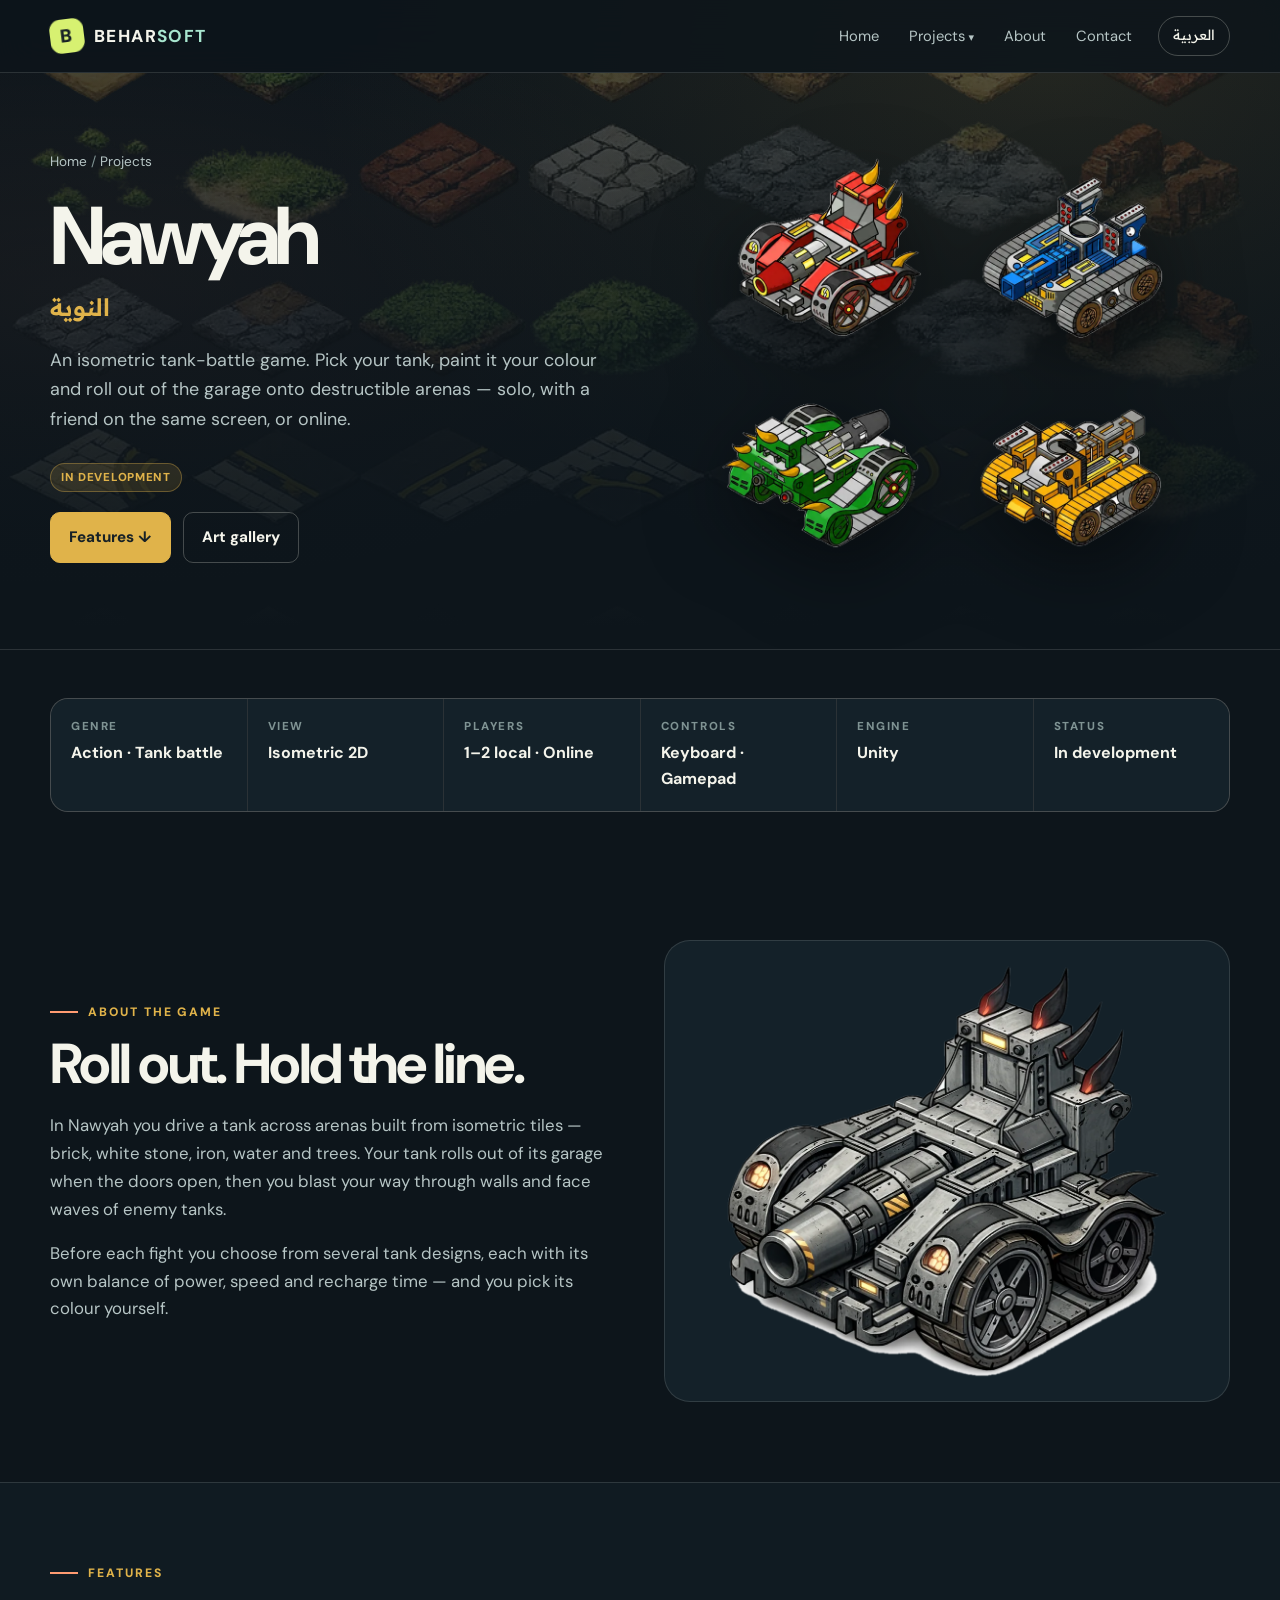
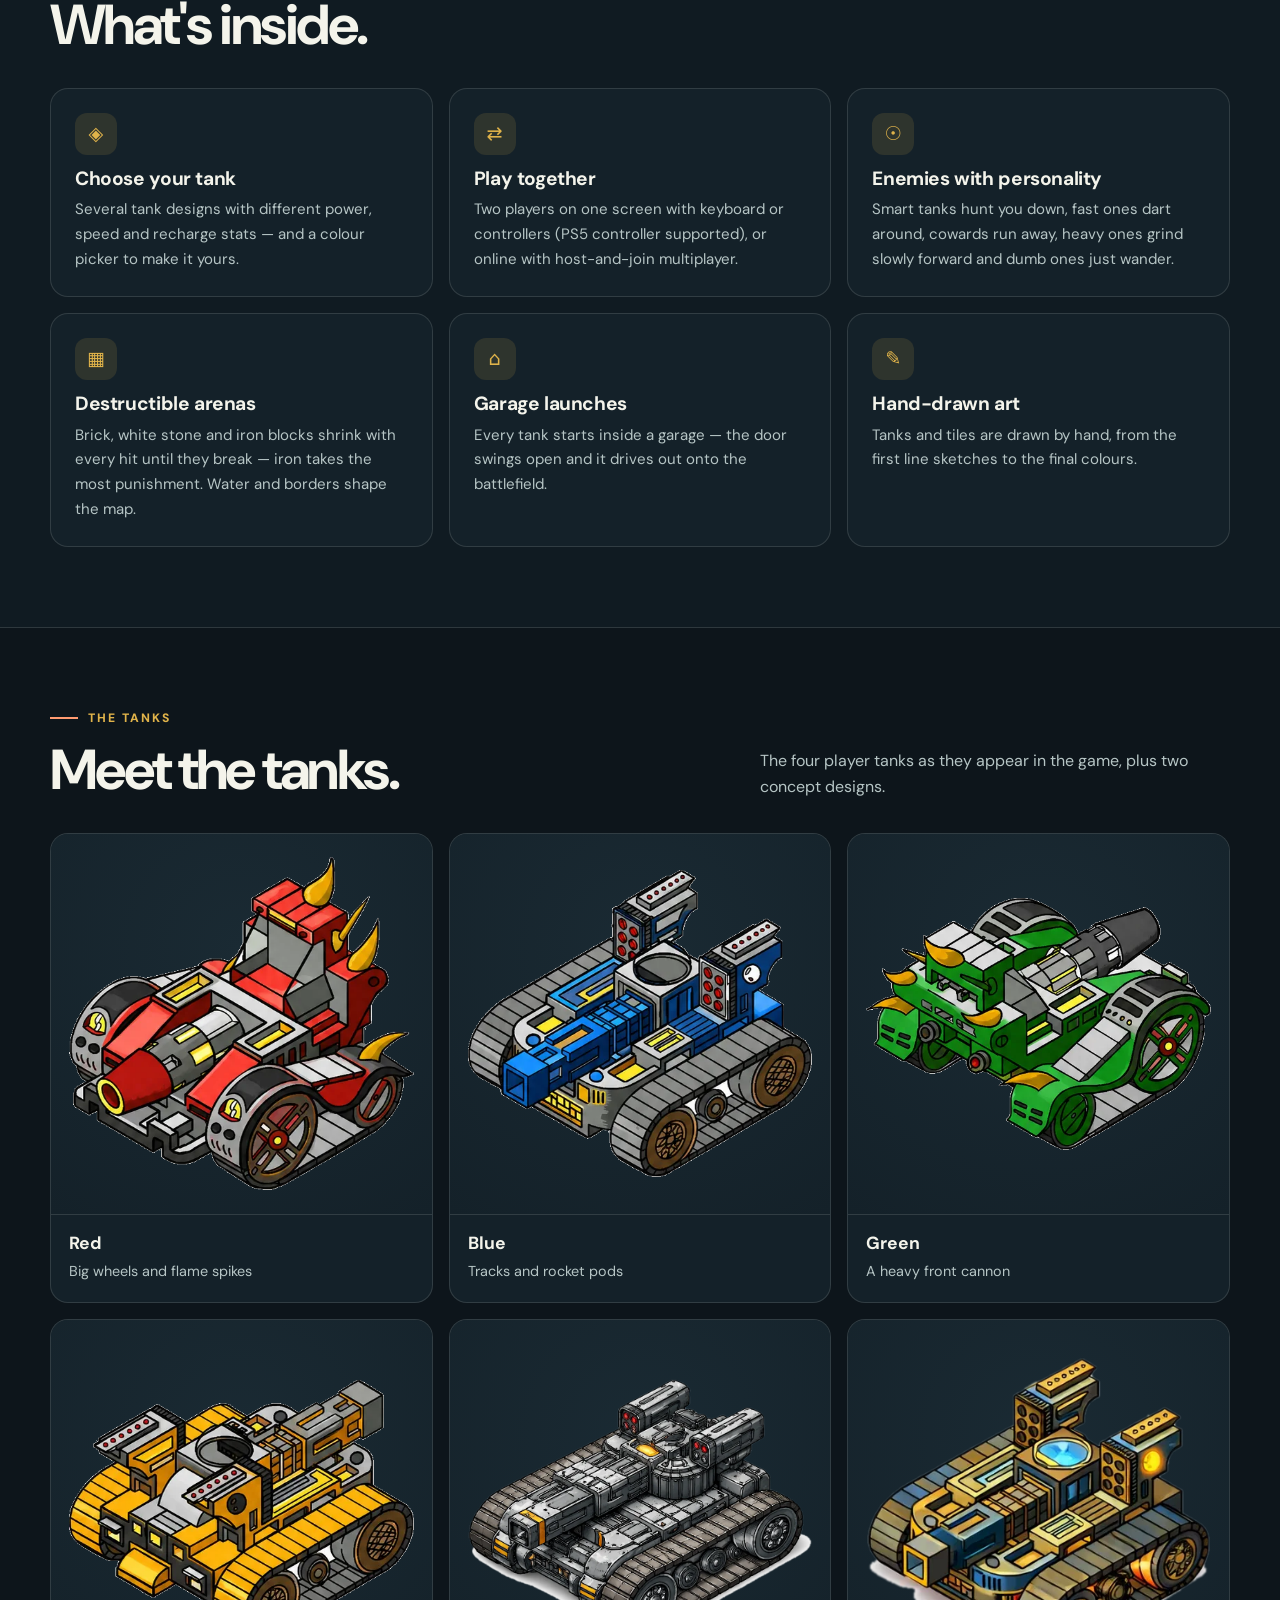
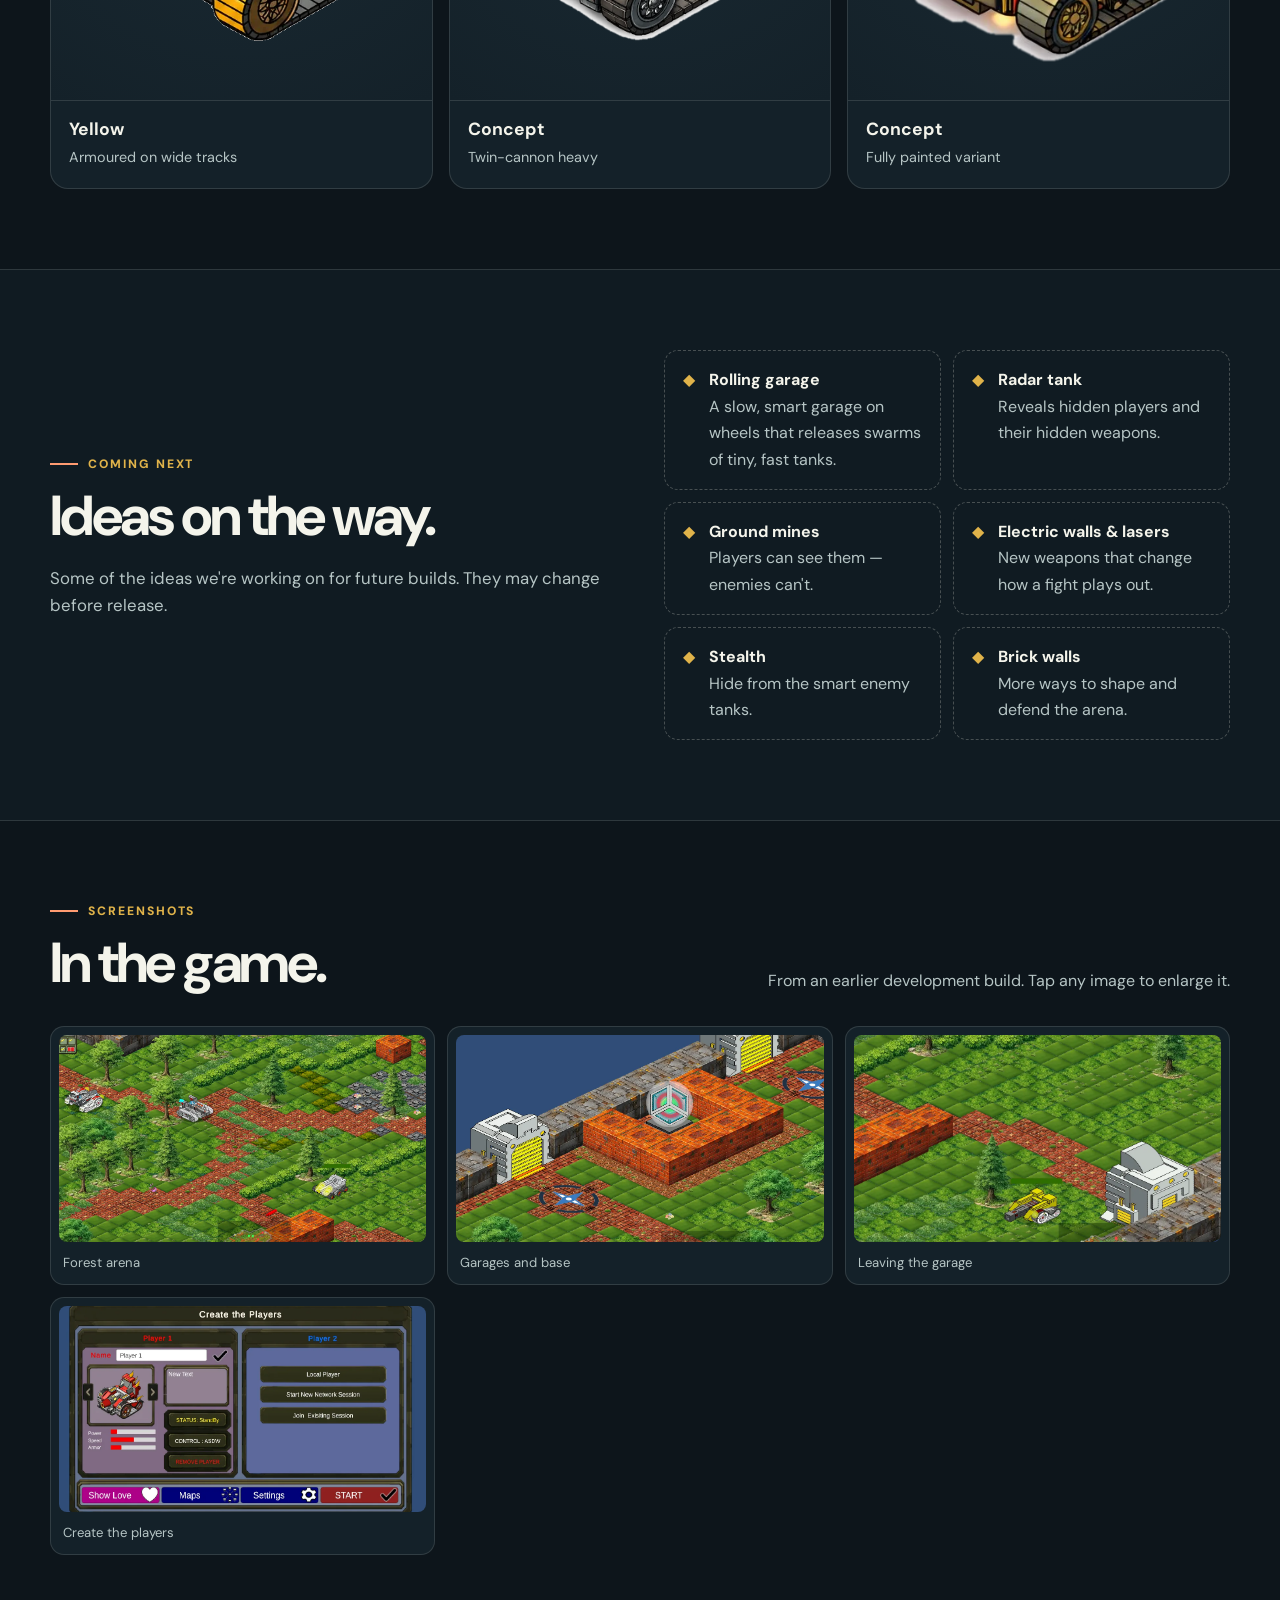
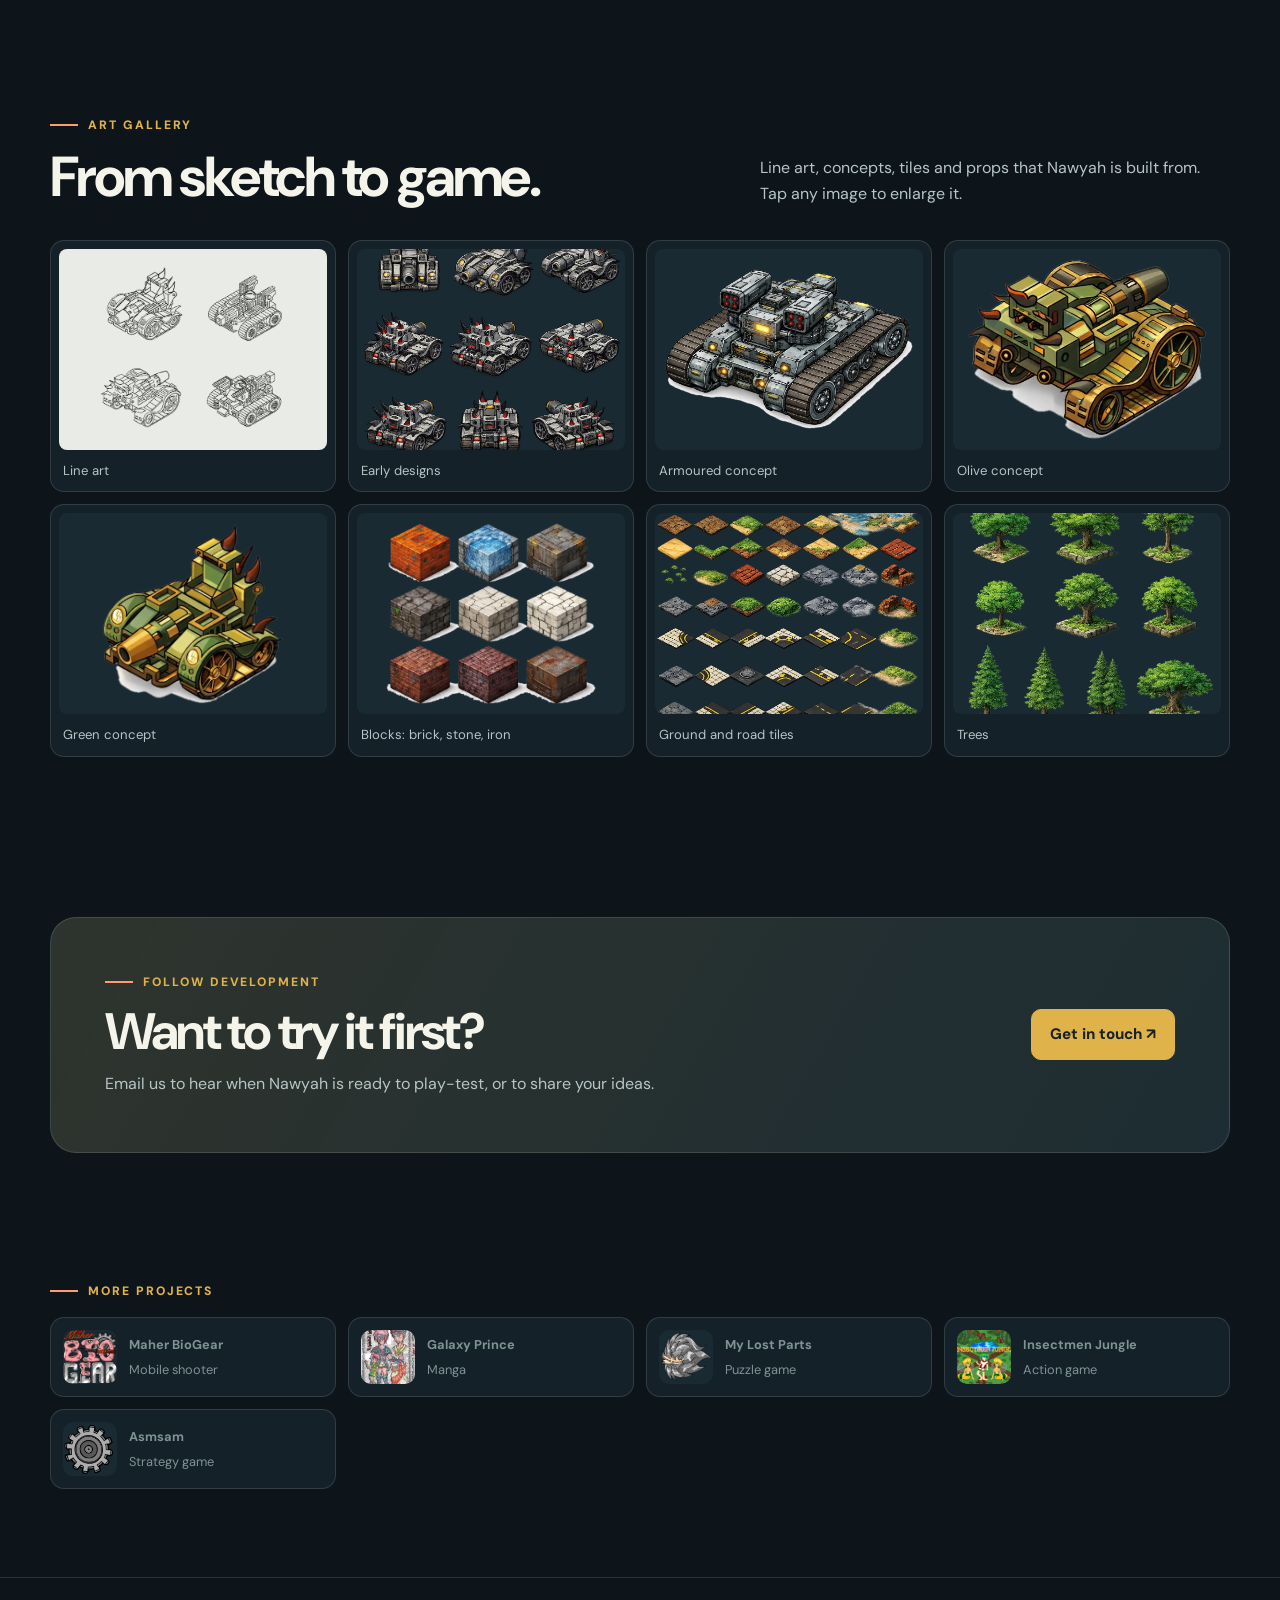
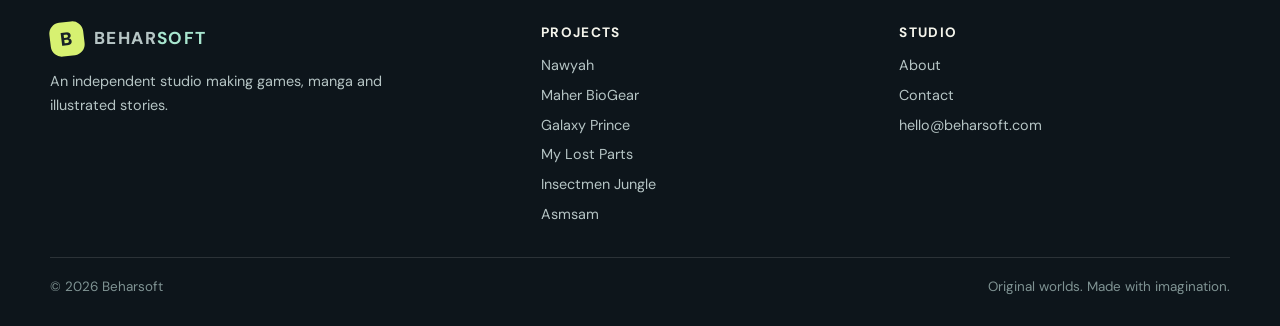
<file: nawyah/index.html>
<!doctype html>
<html lang="en" data-title-ar="النوية — لعبة معارك دبابات | بحار سوفت">
<head>
<meta charset="utf-8">
<meta name="viewport" content="width=device-width, initial-scale=1">
<title>Nawyah — Isometric tank battles | Beharsoft</title>
<meta name="description" content="Nawyah is an isometric tank-battle game from Beharsoft. Pick a tank, paint it your colour and fight enemy tanks across destructible arenas — solo, with a friend on one screen, or online.">
<meta name="theme-color" content="#0d151b">
<link rel="canonical" href="https://www.beharsoft.com/nawyah/">
<meta property="og:type" content="website">
<meta property="og:site_name" content="Beharsoft">
<meta property="og:title" content="Nawyah — Isometric tank battles">
<meta property="og:description" content="Pick a tank, paint it your colour and fight across destructible arenas — solo, local two-player or online.">
<meta property="og:url" content="https://www.beharsoft.com/nawyah/">
<meta property="og:image" content="https://www.beharsoft.com/assets/img/og/nawyah.jpg">
<meta name="twitter:card" content="summary_large_image">
<link rel="icon" href="/assets/img/brand/favicon-32.png" sizes="32x32">
<link rel="apple-touch-icon" href="/assets/img/brand/apple-touch-icon.png">
<link rel="preconnect" href="https://fonts.googleapis.com"><link rel="preconnect" href="https://fonts.gstatic.com" crossorigin>
<link href="https://fonts.googleapis.com/css2?family=DM+Sans:wght@400;500;700;800&family=Readex+Pro:wght@400;500;600;700&display=swap" rel="stylesheet">
<link rel="stylesheet" href="/assets/css/theme.css">
<script>try{if((localStorage.getItem('lang')||(navigator.language||'').slice(0,2))==='ar'){document.documentElement.lang='ar';document.documentElement.dir='rtl'}}catch(e){}</script>
</head>
<body class="theme-nawyah" data-page="nawyah">
<div data-site-header></div>

<main id="main">
  <section class="page-hero">
    <img class="backdrop" src="/assets/img/nawyah/tiles.webp" alt="">
    <div class="inner wrap">
      <div>
        <div class="breadcrumb"><a href="/" data-ar="الرئيسية">Home</a> / <a href="/#projects" data-ar="المشاريع">Projects</a></div>
        <h1>Nawyah</h1>
        <div class="alt-name">النوية</div>
        <p class="lead" data-ar="لعبة معارك دبابات بمنظور متساوي القياس. اختر دبابتك، ولوّنها بلونك، واخرج من المرآب إلى ساحات قابلة للتدمير — وحدك، أو مع صديق على نفس الشاشة، أو عبر الإنترنت.">An isometric tank-battle game. Pick your tank, paint it your colour and roll out of the garage onto destructible arenas — solo, with a friend on the same screen, or online.</p>
        <div class="actions">
          <span class="status" data-ar="قيد التطوير">In development</span>
        </div>
        <div class="actions" style="margin-top:20px">
          <a class="btn primary" href="#features" data-ar="المزايا ↓">Features ↓</a>
          <a class="btn" href="#gallery" data-ar="معرض الرسوم">Art gallery</a>
        </div>
      </div>
      <div class="visual"><img src="/assets/img/nawyah/tanks-four.webp" alt="The four player tanks in red, blue, green and yellow" data-ar-alt="دبابات اللاعبين الأربع بالألوان الأحمر والأزرق والأخضر والأصفر" width="1000" height="916"></div>
    </div>
  </section>

  <section class="section tight wrap">
    <dl class="facts">
      <div><dt data-ar="النوع">Genre</dt><dd data-ar="أكشن · معارك دبابات">Action · Tank battle</dd></div>
      <div><dt data-ar="المنظور">View</dt><dd data-ar="ثنائي الأبعاد متساوي القياس">Isometric 2D</dd></div>
      <div><dt data-ar="اللاعبون">Players</dt><dd data-ar="١–٢ محلياً · أونلاين">1–2 local · Online</dd></div>
      <div><dt data-ar="التحكم">Controls</dt><dd data-ar="لوحة المفاتيح · يد التحكم">Keyboard · Gamepad</dd></div>
      <div><dt data-ar="المحرك">Engine</dt><dd>Unity</dd></div>
      <div><dt data-ar="الحالة">Status</dt><dd data-ar="قيد التطوير">In development</dd></div>
    </dl>
  </section>

  <section class="section wrap">
    <div class="split">
      <div class="prose">
        <div class="kicker" data-ar="عن اللعبة">About the game</div>
        <h2 data-ar="ادخل المعركة بدبابتك.">Roll out. Hold the line.</h2>
        <p data-ar="في النوية تقود دبابة عبر ساحات مبنية من بلاطات متساوية القياس: طوب وحجر أبيض وحديد وماء وأشجار. تخرج دبابتك من مرآبها عندما تُفتح أبوابه، ثم تشق طريقك بين الجدران وتواجه موجات من دبابات الأعداء.">In Nawyah you drive a tank across arenas built from isometric tiles — brick, white stone, iron, water and trees. Your tank rolls out of its garage when the doors open, then you blast your way through walls and face waves of enemy tanks.</p>
        <p data-ar="قبل كل معركة تختار دبابتك من بين عدة تصاميم، لكل منها توازن مختلف بين القوة والسرعة وزمن إعادة التعبئة، وتختار لونها بنفسك.">Before each fight you choose from several tank designs, each with its own balance of power, speed and recharge time — and you pick its colour yourself.</p>
      </div>
      <div class="art pad"><img src="/assets/img/nawyah/concept-spiked.webp" alt="A heavy spiked tank design" data-ar-alt="تصميم دبابة ثقيلة بأشواك" loading="lazy" width="900" height="841"></div>
    </div>
  </section>

  <section class="section band" id="features">
    <div class="wrap">
      <div class="section-head">
        <div>
          <div class="kicker" data-ar="المزايا">Features</div>
          <h2 data-ar="ما الذي ينتظرك.">What's inside.</h2>
        </div>
      </div>
      <div class="features">
        <div class="feature-card"><div class="ico">◈</div><h3 data-ar="اختر دبابتك">Choose your tank</h3><p data-ar="عدة تصاميم للدبابات، لكل منها قوة وسرعة وزمن إعادة تعبئة مختلف — ولوّنها باللون الذي تريده.">Several tank designs with different power, speed and recharge stats — and a colour picker to make it yours.</p></div>
        <div class="feature-card"><div class="ico">⇄</div><h3 data-ar="العب مع صديق">Play together</h3><p data-ar="لاعبان على نفس الشاشة بلوحة المفاتيح أو يدي تحكم (مع دعم يد PS5)، أو اللعب أونلاين بنظام المضيف والعميل.">Two players on one screen with keyboard or controllers (PS5 controller supported), or online with host-and-join multiplayer.</p></div>
        <div class="feature-card"><div class="ico">☉</div><h3 data-ar="أعداء بشخصيات مختلفة">Enemies with personality</h3><p data-ar="الذكية تطاردك، والسريعة تتنقل بسرعة، والجبانة تهرب منك، والثقيلة تتقدم ببطء، والغبية تتجول بلا هدف.">Smart tanks hunt you down, fast ones dart around, cowards run away, heavy ones grind slowly forward and dumb ones just wander.</p></div>
        <div class="feature-card"><div class="ico">▦</div><h3 data-ar="ساحات قابلة للتدمير">Destructible arenas</h3><p data-ar="الطوب والحجر الأبيض والحديد تتلقى الضربات وتتآكل حتى تختفي، والحديد أصلبها. الماء والحدود ترسم شكل الخريطة.">Brick, white stone and iron blocks shrink with every hit until they break — iron takes the most punishment. Water and borders shape the map.</p></div>
        <div class="feature-card"><div class="ico">⌂</div><h3 data-ar="الانطلاق من المرآب">Garage launches</h3><p data-ar="كل دبابة تبدأ داخل مرآب، يُفتح بابه وتنطلق منه إلى أرض المعركة.">Every tank starts inside a garage — the door swings open and it drives out onto the battlefield.</p></div>
        <div class="feature-card"><div class="ico">✎</div><h3 data-ar="رسوم يدوية">Hand-drawn art</h3><p data-ar="الدبابات والبلاطات مرسومة يدوياً من الخطوط الأولى حتى التلوين النهائي.">Tanks and tiles are drawn by hand, from the first line sketches to the final colours.</p></div>
      </div>
    </div>
  </section>

  <section class="section wrap">
    <div class="section-head">
      <div>
        <div class="kicker" data-ar="الدبابات">The tanks</div>
        <h2 data-ar="تعرّف على الدبابات.">Meet the tanks.</h2>
      </div>
      <p data-ar="دبابات اللاعبين الأربع كما تظهر في اللعبة، مع تصميمين أوليين.">The four player tanks as they appear in the game, plus two concept designs.</p>
    </div>
    <div class="cast">
      <figure><img src="/assets/img/nawyah/tank-red.webp" alt="Red tank" data-ar-alt="الدبابة الحمراء" loading="lazy"><figcaption><strong data-ar="الحمراء">Red</strong><span data-ar="عجلات كبيرة وأشواك نارية">Big wheels and flame spikes</span></figcaption></figure>
      <figure><img src="/assets/img/nawyah/tank-blue.webp" alt="Blue tank" data-ar-alt="الدبابة الزرقاء" loading="lazy"><figcaption><strong data-ar="الزرقاء">Blue</strong><span data-ar="جنازير ومنصات صواريخ">Tracks and rocket pods</span></figcaption></figure>
      <figure><img src="/assets/img/nawyah/tank-green.webp" alt="Green tank" data-ar-alt="الدبابة الخضراء" loading="lazy"><figcaption><strong data-ar="الخضراء">Green</strong><span data-ar="مدفع أمامي ثقيل">A heavy front cannon</span></figcaption></figure>
      <figure><img src="/assets/img/nawyah/tank-yellow.webp" alt="Yellow tank" data-ar-alt="الدبابة الصفراء" loading="lazy"><figcaption><strong data-ar="الصفراء">Yellow</strong><span data-ar="مدرّعة على جنازير عريضة">Armoured on wide tracks</span></figcaption></figure>
      <figure><img src="/assets/img/nawyah/concept-twin-cannon.webp" alt="Twin-cannon tank concept" data-ar-alt="تصميم أولي لدبابة بمدفعين" loading="lazy"><figcaption><strong data-ar="تصميم أولي">Concept</strong><span data-ar="دبابة بمدفعين مزدوجين">Twin-cannon heavy</span></figcaption></figure>
      <figure><img src="/assets/img/nawyah/concept-blue.webp" alt="Blue armoured tank concept" data-ar-alt="تصميم أولي لدبابة زرقاء" loading="lazy"><figcaption><strong data-ar="تصميم أولي">Concept</strong><span data-ar="نسخة ملوّنة بالكامل">Fully painted variant</span></figcaption></figure>
    </div>
  </section>

  <section class="section band">
    <div class="wrap split">
      <div class="prose">
        <div class="kicker" data-ar="قادم لاحقاً">Coming next</div>
        <h2 data-ar="أفكار في الطريق.">Ideas on the way.</h2>
        <p data-ar="هذه بعض الأفكار التي نعمل عليها للإصدارات القادمة. قد تتغير قبل الإطلاق.">Some of the ideas we're working on for future builds. They may change before release.</p>
      </div>
      <ul class="roadmap">
        <li><div><strong data-ar="المرآب المتنقل">Rolling garage</strong><span data-ar="مرآب صغير على عجلات يتحرك ببطء ويطلق دبابات صغيرة سريعة.">A slow, smart garage on wheels that releases swarms of tiny, fast tanks.</span></div></li>
        <li><div><strong data-ar="دبابة الرادار">Radar tank</strong><span data-ar="تكشف مكان اللاعبين وأسلحتهم المخفية.">Reveals hidden players and their hidden weapons.</span></div></li>
        <li><div><strong data-ar="الألغام الأرضية">Ground mines</strong><span data-ar="يراها اللاعبون ولا يراها الأعداء.">Players can see them — enemies can't.</span></div></li>
        <li><div><strong data-ar="جدار كهربائي وليزر">Electric walls & lasers</strong><span data-ar="أسلحة جديدة لتغيير شكل المعركة.">New weapons that change how a fight plays out.</span></div></li>
        <li><div><strong data-ar="التخفّي">Stealth</strong><span data-ar="الاختباء من الدبابات الذكية.">Hide from the smart enemy tanks.</span></div></li>
        <li><div><strong data-ar="جدران الطوب">Brick walls</strong><span data-ar="طرق أكثر لتشكيل الساحة والدفاع عنها.">More ways to shape and defend the arena.</span></div></li>
      </ul>
    </div>
  </section>

  <section class="section wrap" id="screens">
    <div class="section-head">
      <div>
        <div class="kicker" data-ar="لقطات الشاشة">Screenshots</div>
        <h2 data-ar="داخل اللعبة.">In the game.</h2>
      </div>
      <p data-ar="لقطات من نسخة سابقة أثناء التطوير. اضغط على أي صورة لتكبيرها.">From an earlier development build. Tap any image to enlarge it.</p>
    </div>
    <div class="gallery screens">
      <figure class="shot"><a href="/assets/img/nawyah/play-1.webp" data-lightbox="screens"><img src="/assets/img/nawyah/play-1.webp" alt="Tanks crossing a forest arena with brick and stone blocks" data-ar-alt="دبابات تعبر ساحة غابة بين كتل الطوب والحجر" loading="lazy"></a><figcaption data-ar="ساحة الغابة">Forest arena</figcaption></figure>
      <figure class="shot"><a href="/assets/img/nawyah/play-2.webp" data-lightbox="screens"><img src="/assets/img/nawyah/play-2.webp" alt="Two garages facing each other across a brick base" data-ar-alt="مرآبان متقابلان حول قاعدة من الطوب" loading="lazy"></a><figcaption data-ar="المرائب والقاعدة">Garages and base</figcaption></figure>
      <figure class="shot"><a href="/assets/img/nawyah/play-3.webp" data-lightbox="screens"><img src="/assets/img/nawyah/play-3.webp" alt="The yellow tank rolling out of its garage" data-ar-alt="الدبابة الصفراء تخرج من مرآبها" loading="lazy"></a><figcaption data-ar="الخروج من المرآب">Leaving the garage</figcaption></figure>
      <figure class="shot"><a href="/assets/img/nawyah/select-players.webp" data-lightbox="screens"><img src="/assets/img/nawyah/select-players.webp" alt="The Create the Players screen" data-ar-alt="شاشة إنشاء اللاعبين" loading="lazy"></a><figcaption data-ar="إنشاء اللاعبين">Create the players</figcaption></figure>
    </div>
  </section>

  <section class="section wrap" id="gallery">
    <div class="section-head">
      <div>
        <div class="kicker" data-ar="معرض الرسوم">Art gallery</div>
        <h2 data-ar="من الرسم الأول إلى اللعبة.">From sketch to game.</h2>
      </div>
      <p data-ar="رسوم الخطوط والتصاميم الأولية والبلاطات والعناصر التي بُنيت منها النوية. اضغط على أي صورة لتكبيرها.">Line art, concepts, tiles and props that Nawyah is built from. Tap any image to enlarge it.</p>
    </div>
    <div class="gallery">
      <figure class="shot"><a href="/assets/img/nawyah/line-art.webp" data-lightbox="nawyah"><img class="contain light" src="/assets/img/nawyah/line-art.webp" alt="Tank line art" data-ar-alt="رسم خطوط الدبابات" loading="lazy"></a><figcaption data-ar="رسم الخطوط">Line art</figcaption></figure>
      <figure class="shot"><a href="/assets/img/nawyah/first-tanks.webp" data-lightbox="nawyah"><img src="/assets/img/nawyah/first-tanks.webp" alt="Early tank designs" data-ar-alt="تصاميم الدبابات الأولى" loading="lazy"></a><figcaption data-ar="أولى التصاميم">Early designs</figcaption></figure>
      <figure class="shot"><a href="/assets/img/nawyah/concept-armored.webp" data-lightbox="nawyah"><img class="contain" src="/assets/img/nawyah/concept-armored.webp" alt="Armoured tank concept" data-ar-alt="تصميم دبابة مدرعة" loading="lazy"></a><figcaption data-ar="دبابة مدرعة">Armoured concept</figcaption></figure>
      <figure class="shot"><a href="/assets/img/nawyah/concept-olive.webp" data-lightbox="nawyah"><img class="contain" src="/assets/img/nawyah/concept-olive.webp" alt="Olive tank concept" data-ar-alt="تصميم الدبابة الزيتونية" loading="lazy"></a><figcaption data-ar="الدبابة الزيتونية">Olive concept</figcaption></figure>
      <figure class="shot"><a href="/assets/img/nawyah/concept-green.webp" data-lightbox="nawyah"><img class="contain" src="/assets/img/nawyah/concept-green.webp" alt="Green tank concept" data-ar-alt="تصميم الدبابة الخضراء" loading="lazy"></a><figcaption data-ar="الدبابة الخضراء">Green concept</figcaption></figure>
      <figure class="shot"><a href="/assets/img/nawyah/blocks.webp" data-lightbox="nawyah"><img class="contain" src="/assets/img/nawyah/blocks.webp" alt="Destructible blocks" data-ar-alt="الكتل القابلة للتدمير" loading="lazy"></a><figcaption data-ar="الكتل: طوب، حجر، حديد">Blocks: brick, stone, iron</figcaption></figure>
      <figure class="shot"><a href="/assets/img/nawyah/tiles.webp" data-lightbox="nawyah"><img src="/assets/img/nawyah/tiles.webp" alt="Ground tiles" data-ar-alt="بلاطات الأرض" loading="lazy"></a><figcaption data-ar="بلاطات الأرض والطرق">Ground and road tiles</figcaption></figure>
      <figure class="shot"><a href="/assets/img/nawyah/trees.webp" data-lightbox="nawyah"><img src="/assets/img/nawyah/trees.webp" alt="Trees" data-ar-alt="الأشجار" loading="lazy"></a><figcaption data-ar="الأشجار">Trees</figcaption></figure>
    </div>
  </section>

  <section class="section wrap">
    <div class="cta">
      <div>
        <div class="kicker" data-ar="تابع التطوير">Follow development</div>
        <h2 data-ar="تريد أن تجربها أولاً؟">Want to try it first?</h2>
        <p data-ar="راسلنا لتعرف متى تصبح النوية جاهزة للتجربة، أو لتشاركنا أفكارك.">Email us to hear when Nawyah is ready to play-test, or to share your ideas.</p>
      </div>
      <a class="btn primary" href="mailto:hello@beharsoft.com?subject=Nawyah" data-ar="راسلنا ↗">Get in touch ↗</a>
    </div>
  </section>

  <section class="section tight wrap">
    <div class="kicker" style="margin-bottom:16px" data-ar="مشاريع أخرى">More projects</div>
    <div class="more-projects" data-more-projects></div>
  </section>
</main>

<div data-site-footer></div>
<script src="/assets/js/site.js"></script>
</body>
</html>
</file>
<file: assets/css/theme.css>
/* ==========================================================================
   Beharsoft — shared site theme
   Every page loads this file. Per-page colour comes from --accent, set with a
   class on <body> (see "Project accents" below).
   Uses logical properties (inline-start/end) so Arabic (dir="rtl") just works.
   ========================================================================== */

:root {
  --bg: #0d151b;
  --bg-2: #101b22;
  --surface: #142129;
  --surface-2: #1a2a33;
  --ink: #f4f4eb;
  --muted: #b6c5c5;
  --faint: #7f9393;
  --mint: #a8e6cf;
  --lime: #d7f171;
  --orange: #ff9b71;
  --line: rgba(244, 244, 235, .13);
  --line-strong: rgba(244, 244, 235, .24);

  --accent: var(--lime);        /* overridden per project */
  --accent-ink: #172126;        /* text colour on top of --accent */
  --accent-soft: rgba(215, 241, 113, .12);

  --radius-sm: 10px;
  --radius: 18px;
  --radius-lg: 26px;
  --max: 1180px;
  --shadow: 0 24px 70px rgba(0, 0, 0, .28);

  --font: "DM Sans", system-ui, -apple-system, "Segoe UI", Arial, sans-serif;
  --font-ar: "Readex Pro", Tahoma, "Segoe UI", sans-serif;
}

/* Project accents ---------------------------------------------------------- */
.theme-nawyah        { --accent: #e0b34a; --accent-soft: rgba(224, 179, 74, .13); }
.theme-biogear       { --accent: #ff5a5f; --accent-ink: #fff; --accent-soft: rgba(255, 90, 95, .13); }
.theme-galaxy-prince { --accent: #c99bff; --accent-soft: rgba(201, 155, 255, .13); }
.theme-my-lost-parts { --accent: #7cc4ff; --accent-soft: rgba(124, 196, 255, .13); }
.theme-asmsam        { --accent: var(--orange); --accent-soft: rgba(255, 155, 113, .13); }
.theme-insectmen-jungle { --accent: #9bd35a; --accent-soft: rgba(155, 211, 90, .13); }

/* Base --------------------------------------------------------------------- */
*, *::before, *::after { box-sizing: border-box; }
html { scroll-behavior: smooth; scroll-padding-top: 90px; -webkit-text-size-adjust: 100%; }
body {
  margin: 0; background: var(--bg); color: var(--ink);
  font-family: var(--font); line-height: 1.65; font-size: 1rem;
  overflow-x: hidden;
}
html[lang="ar"] body, .arabic { font-family: var(--font-ar); }
html[lang="ar"] body { line-height: 1.9; }
body::before {
  content: ""; position: absolute; z-index: -1; inset: 0 0 auto; height: 820px; pointer-events: none;
  background:
    radial-gradient(ellipse at 82% 8%, var(--accent-soft), transparent 50%),
    radial-gradient(ellipse at 6% 36%, rgba(255, 155, 113, .08), transparent 40%);
}
img { max-width: 100%; display: block; }
a { color: inherit; }
:focus-visible { outline: 2px solid var(--accent); outline-offset: 3px; border-radius: 6px; }
h1, h2, h3 { line-height: 1.08; letter-spacing: -.045em; margin: 0; }
html[lang="ar"] h1, html[lang="ar"] h2, html[lang="ar"] h3 { letter-spacing: 0; line-height: 1.3; }
p { margin: 0 0 1em; }
.wrap { width: min(var(--max), calc(100% - 44px)); margin-inline: auto; }
.muted { color: var(--muted); }
.skip-link { position: absolute; inset-inline-start: 12px; top: -60px; background: var(--accent); color: var(--accent-ink); padding: 8px 14px; border-radius: 8px; z-index: 50; font-weight: 700; }
.skip-link:focus { top: 12px; }

/* Header ------------------------------------------------------------------- */
.topbar {
  position: sticky; top: 0; z-index: 20;
  background: rgba(13, 21, 27, .88); backdrop-filter: blur(18px); -webkit-backdrop-filter: blur(18px);
  border-bottom: 1px solid var(--line);
}
.nav { min-height: 72px; display: flex; align-items: center; justify-content: space-between; gap: 20px; }
.brand { display: flex; align-items: center; gap: 10px; text-decoration: none; font-size: 1.08rem; font-weight: 800; letter-spacing: .08em; font-family: var(--font); }
.brand-mark { width: 34px; height: 34px; border-radius: 11px; background: var(--lime); color: #172126; display: grid; place-items: center; font-weight: 900; font-size: 1.15rem; transform: rotate(-7deg); }
.brand b { color: var(--mint); }
.navlinks { display: flex; align-items: center; gap: 6px; }
.navlinks a { text-decoration: none; color: var(--muted); font-size: .92rem; padding: 8px 12px; border-radius: 8px; }
.navlinks a:hover { color: var(--ink); background: rgba(255, 255, 255, .05); }
.navlinks a[aria-current="page"] { color: var(--accent); }
.lang-btn, .menu-btn {
  border: 1px solid var(--line-strong); border-radius: 99px; background: transparent; color: var(--ink);
  padding: 7px 14px; font: inherit; font-size: .88rem; cursor: pointer;
}
.lang-btn { margin-inline-start: 8px; font-family: var(--font-ar); }
html[lang="ar"] .lang-btn { font-family: var(--font); }
.lang-btn:hover, .menu-btn:hover { border-color: var(--accent); }
.menu-btn { display: none; }

/* Dropdown for projects in the nav */
.nav-projects { position: relative; }
.nav-projects > button {
  background: none; border: 0; color: var(--muted); font: inherit; font-size: .92rem; padding: 8px 12px; border-radius: 8px; cursor: pointer;
}
.nav-projects > button:hover, .nav-projects.open > button { color: var(--ink); background: rgba(255, 255, 255, .05); }
.nav-projects > button::after { content: " ▾"; font-size: .75em; }
.nav-menu {
  position: absolute; inset-inline-start: 0; top: calc(100% + 8px); min-width: 250px; padding: 8px;
  background: var(--surface); border: 1px solid var(--line-strong); border-radius: 14px; box-shadow: var(--shadow);
  display: none;
}
.nav-projects.open .nav-menu { display: grid; }
.nav-menu a { display: flex; justify-content: space-between; gap: 12px; color: var(--ink); }
.nav-menu a span { color: var(--faint); font-size: .78rem; }

/* Buttons, tags, kicker ---------------------------------------------------- */
.kicker { display: flex; align-items: center; gap: 10px; text-transform: uppercase; letter-spacing: .16em; color: var(--accent); font-size: .76rem; font-weight: 800; }
html[lang="ar"] .kicker { letter-spacing: 0; font-size: .9rem; }
.kicker::before { content: ""; width: 28px; height: 2px; background: var(--orange); flex: none; }
.btn {
  display: inline-flex; align-items: center; justify-content: center; gap: 9px; text-decoration: none;
  padding: 12px 18px; border-radius: var(--radius-sm); font-weight: 800; border: 1px solid var(--line-strong);
  transition: transform .18s, background .18s, border-color .18s; background: transparent; color: var(--ink); font-size: .95rem;
}
.btn:hover { transform: translateY(-2px); border-color: var(--accent); }
.btn.primary { background: var(--accent); color: var(--accent-ink); border-color: var(--accent); }
.actions { display: flex; gap: 12px; flex-wrap: wrap; margin-top: 28px; }
.tag { display: inline-flex; align-items: center; gap: 6px; font-size: .72rem; color: var(--accent); letter-spacing: .14em; text-transform: uppercase; font-weight: 800; }
html[lang="ar"] .tag { letter-spacing: 0; font-size: .82rem; }
.status { display: inline-block; padding: 4px 10px; border-radius: 99px; font-size: .72rem; font-weight: 800; letter-spacing: .06em; text-transform: uppercase; background: var(--accent-soft); color: var(--accent); border: 1px solid color-mix(in srgb, var(--accent) 35%, transparent); }
html[lang="ar"] .status { letter-spacing: 0; text-transform: none; font-size: .8rem; }
.chips { display: flex; flex-wrap: wrap; gap: 8px; margin: 12px 0 0; padding: 0; list-style: none; }
.chips li { border: 1px solid var(--line); border-radius: 99px; padding: 6px 11px; font-size: .8rem; color: var(--muted); }

/* Sections ----------------------------------------------------------------- */
.section { padding: 80px 0; }
.section.tight { padding: 48px 0; }
.section-head { display: flex; justify-content: space-between; align-items: end; gap: 28px; margin-bottom: 32px; }
.section-head > p { max-width: 470px; color: var(--muted); margin: 0; }
.section h2 { font-size: clamp(2.1rem, 4.4vw, 3.6rem); margin-top: 12px; }
.lead { font-size: 1.12rem; color: var(--muted); max-width: 580px; }
.band { background: var(--bg-2); border-block: 1px solid var(--line); }

/* Home hero ---------------------------------------------------------------- */
.hero { display: grid; grid-template-columns: 1.05fr .95fr; gap: 52px; align-items: center; padding: 76px 0 84px; min-height: 580px; }
.hero h1 { font-size: clamp(3.2rem, 6.6vw, 6.2rem); letter-spacing: -.075em; line-height: .98; margin: 20px 0 24px; max-width: 650px; }
html[lang="ar"] .hero h1 { letter-spacing: 0; line-height: 1.2; }
.hero h1 em { font-style: normal; color: var(--accent); }
.hero-art { position: relative; aspect-ratio: 1 / 1; max-height: 520px; justify-self: center; width: 100%; }
.hero-art .disc { position: absolute; inset: 6%; border-radius: 50%; background: radial-gradient(circle at 40% 35%, #1f3540, #142129 65%); border: 1px solid var(--line); }
.hero-art .gear { position: absolute; width: 30%; inset-inline-end: 0; top: 4%; opacity: .5; animation: spin 40s linear infinite; }
.hero-art .mascot { position: absolute; inset: 10% 8% 0; width: 84%; height: 90%; object-fit: contain; filter: drop-shadow(0 20px 40px rgba(0, 0, 0, .5)); }
@keyframes spin { to { transform: rotate(360deg); } }
@media (prefers-reduced-motion: reduce) { .hero-art .gear { animation: none; } html { scroll-behavior: auto; } }

/* Pillars ("what we make") */
.pillars { display: grid; grid-template-columns: repeat(3, 1fr); gap: 18px; }
.pillar { padding: 26px; border-radius: var(--radius); background: var(--surface); border: 1px solid var(--line); }
.pillar .num { font-size: .8rem; color: var(--faint); font-weight: 800; }
.pillar h3 { font-size: 1.4rem; margin: 10px 0 8px; }
.pillar p { color: var(--muted); margin: 0; font-size: .95rem; }

/* Project cards ------------------------------------------------------------ */
.project-grid { display: grid; grid-template-columns: repeat(3, 1fr); gap: 18px; }
.project-card {
  --card-accent: var(--accent);
  position: relative; display: flex; flex-direction: column; min-width: 0; text-decoration: none;
  background: var(--surface); border: 1px solid var(--line); border-radius: var(--radius); overflow: hidden;
  transition: transform .2s, border-color .2s;
}
.project-card:hover { transform: translateY(-4px); border-color: color-mix(in srgb, var(--card-accent) 55%, transparent); }
.project-card.featured { grid-column: span 2; flex-direction: row; }
.project-card .media { height: 240px; background: var(--surface-2); overflow: hidden; position: relative; }
.project-card.featured .media { height: auto; min-height: 340px; flex: 1.1; }
.project-card .media img { width: 100%; height: 100%; object-fit: cover; transition: transform .35s; }
.project-card .media img.contain { object-fit: contain; padding: 20px; }
.project-card:hover .media img { transform: scale(1.04); }
.project-card .body { padding: 22px; display: flex; flex-direction: column; gap: 8px; flex: 1; }
.project-card .tag { color: var(--card-accent); }
.project-card h3 { font-size: 1.5rem; letter-spacing: -.03em; }
.project-card.featured h3 { font-size: clamp(2rem, 3.4vw, 2.8rem); }
.project-card p { font-size: .94rem; color: var(--muted); margin: 0; }
.project-card .more { margin-top: auto; padding-top: 10px; color: var(--card-accent); font-weight: 800; }
.project-card .status { position: absolute; top: 14px; inset-inline-start: 14px; background: rgba(13, 21, 27, .8); color: var(--card-accent); border-color: color-mix(in srgb, var(--card-accent) 40%, transparent); }
.card-nawyah { --card-accent: #e0b34a; }
.card-biogear { --card-accent: #ff5a5f; }
.card-galaxy-prince { --card-accent: #c99bff; }
.card-my-lost-parts { --card-accent: #7cc4ff; }
.card-asmsam { --card-accent: var(--orange); }
.card-insectmen-jungle { --card-accent: #9bd35a; }

/* Project page hero -------------------------------------------------------- */
.page-hero { position: relative; overflow: hidden; border-bottom: 1px solid var(--line); }
.page-hero .backdrop { position: absolute; inset: 0; width: 100%; height: 100%; object-fit: cover; opacity: .28; }
.page-hero::after { content: ""; position: absolute; inset: 0; background: linear-gradient(180deg, rgba(13, 21, 27, .2), var(--bg) 96%); }
.page-hero .inner { position: relative; z-index: 1; display: grid; grid-template-columns: 1fr 1fr; gap: 48px; align-items: center; padding: 64px 0 72px; min-height: 520px; }
.page-hero h1 { font-size: clamp(3rem, 6.4vw, 5.8rem); letter-spacing: -.07em; margin: 18px 0 8px; }
html[lang="ar"] .page-hero h1 { letter-spacing: 0; }
.page-hero .alt-name { font-family: var(--font-ar); color: var(--accent); font-size: 1.5rem; font-weight: 600; margin-bottom: 18px; }
.page-hero .visual { position: relative; display: grid; place-items: center; }
.page-hero .visual img { max-height: 440px; width: auto; object-fit: contain; filter: drop-shadow(0 22px 40px rgba(0, 0, 0, .5)); }
.page-hero .visual img.framed { border-radius: var(--radius); border: 1px solid var(--line-strong); filter: none; box-shadow: var(--shadow); }
.breadcrumb { font-size: .85rem; color: var(--faint); }
.breadcrumb a { color: var(--muted); text-decoration: none; }
.breadcrumb a:hover { color: var(--accent); }

/* Facts strip */
.facts { display: grid; grid-template-columns: repeat(auto-fit, minmax(150px, 1fr)); gap: 1px; background: var(--line); border: 1px solid var(--line); border-radius: var(--radius); overflow: hidden; margin: 0; }
.facts div { background: var(--surface); padding: 18px 20px; }
.facts dt { font-size: .72rem; text-transform: uppercase; letter-spacing: .14em; color: var(--faint); font-weight: 800; }
html[lang="ar"] .facts dt { letter-spacing: 0; font-size: .8rem; }
.facts dd { margin: 4px 0 0; font-weight: 700; }

/* Two-column text + image */
.split { display: grid; grid-template-columns: 1fr 1fr; gap: 48px; align-items: center; }
.split.reverse > :first-child { order: 2; }
.split .art { background: var(--surface); border: 1px solid var(--line); border-radius: var(--radius-lg); overflow: hidden; display: grid; place-items: center; min-height: 320px; }
.split .art img { width: 100%; height: 100%; object-fit: contain; }
.split .art.pad img { padding: 24px; max-height: 460px; }
.split .art.cover img { object-fit: cover; }
.prose p { color: var(--muted); font-size: 1.05rem; }
.prose h2 { margin-bottom: 18px; }

/* Feature cards */
.features { display: grid; grid-template-columns: repeat(3, 1fr); gap: 16px; }
.feature-card { padding: 24px; background: var(--surface); border: 1px solid var(--line); border-radius: var(--radius); }
.feature-card .ico { width: 42px; height: 42px; border-radius: 12px; display: grid; place-items: center; background: var(--accent-soft); color: var(--accent); font-size: 1.2rem; margin-bottom: 14px; }
.feature-card h3 { font-size: 1.2rem; letter-spacing: -.02em; margin-bottom: 8px; }
.feature-card p { color: var(--muted); font-size: .94rem; margin: 0; }

/* Roadmap / list */
.roadmap { list-style: none; margin: 0; padding: 0; display: grid; grid-template-columns: repeat(2, 1fr); gap: 12px; }
.roadmap li { display: flex; gap: 14px; padding: 16px 18px; border: 1px dashed var(--line-strong); border-radius: 14px; color: var(--muted); }
.roadmap li strong { color: var(--ink); display: block; }
.roadmap li::before { content: "◆"; color: var(--accent); flex: none; }

/* Character cards */
.cast { display: grid; grid-template-columns: repeat(3, 1fr); gap: 16px; }
.cast figure { margin: 0; background: var(--surface); border: 1px solid var(--line); border-radius: var(--radius); overflow: hidden; }
.cast img { width: 100%; height: 380px; object-fit: contain; padding: 18px; background: radial-gradient(circle at 50% 30%, var(--surface-2), var(--surface)); }
.cast figcaption { padding: 14px 18px 18px; border-top: 1px solid var(--line); }
.cast figcaption strong { display: block; font-size: 1.1rem; }
.cast figcaption span { color: var(--muted); font-size: .9rem; }

/* Gallery + lightbox */
.gallery { display: grid; grid-template-columns: repeat(auto-fill, minmax(240px, 1fr)); gap: 12px; }
.gallery.wide { grid-template-columns: repeat(auto-fill, minmax(340px, 1fr)); }
.gallery.pages { grid-template-columns: repeat(auto-fill, minmax(220px, 1fr)); }
.gallery.panels { grid-template-columns: repeat(auto-fill, minmax(340px, 1fr)); }
.shot { margin: 0; border: 1px solid var(--line); background: var(--surface); padding: 8px; border-radius: 14px; overflow: hidden; }
.shot a { display: block; border-radius: 8px; overflow: hidden; background: var(--surface-2); cursor: zoom-in; }
.shot img { width: 100%; aspect-ratio: 4 / 3; object-fit: cover; transition: transform .3s; }
.gallery.wide .shot img { aspect-ratio: 2796 / 1290; }
.gallery.panels .shot img { aspect-ratio: 1000 / 462; }
.gallery.screens { grid-template-columns: repeat(auto-fill, minmax(300px, 1fr)); }
.gallery.screens .shot img { aspect-ratio: 16 / 9; }
.gallery.strips { grid-template-columns: 1fr; }
.gallery.strips .shot img { aspect-ratio: 5 / 1; }
.shot img.light { background: #e9ece6; }
.gallery.pages .shot img { aspect-ratio: 632 / 882; object-fit: cover; }
.shot img.contain { object-fit: contain; padding: 10px; }
.shot a:hover img { transform: scale(1.03); }
.shot figcaption { font-size: .82rem; color: var(--muted); padding: 10px 4px 2px; }
.lightbox { position: fixed; inset: 0; z-index: 100; background: rgba(5, 9, 12, .92); display: none; place-items: center; padding: 4vh 4vw; }
.lightbox.open { display: grid; }
.lightbox img { max-width: 100%; max-height: 84vh; border-radius: 10px; object-fit: contain; }
.lightbox .cap { color: var(--muted); text-align: center; margin-top: 12px; font-size: .9rem; }
.lightbox button { position: absolute; background: rgba(255, 255, 255, .08); border: 1px solid var(--line-strong); color: var(--ink); width: 46px; height: 46px; border-radius: 50%; font-size: 1.3rem; cursor: pointer; }
.lightbox .close { top: 18px; inset-inline-end: 18px; }
.lightbox .prev { inset-inline-start: 18px; top: 50%; }
.lightbox .next { inset-inline-end: 18px; top: 50%; }
html[dir="rtl"] .lightbox .prev, html[dir="rtl"] .lightbox .next { transform: scaleX(-1); }

/* Synopsis block (manga, stories) */
.synopsis { padding: clamp(26px, 4vw, 46px); border-radius: var(--radius-lg); border: 1px solid var(--line); background: linear-gradient(135deg, var(--accent-soft), transparent 60%), var(--surface); }
.synopsis p { font-size: 1.1rem; color: var(--muted); max-width: 760px; }
.synopsis p:last-child { margin-bottom: 0; }

/* Contact / CTA */
.cta { padding: clamp(28px, 5vw, 54px); border-radius: var(--radius-lg); border: 1px solid var(--line); background: linear-gradient(120deg, var(--accent-soft), rgba(168, 230, 207, .06)), var(--surface); display: flex; justify-content: space-between; align-items: center; gap: 28px; }
.cta h2 { margin: 12px 0; font-size: clamp(2rem, 4vw, 3.2rem); }
.cta p { color: var(--muted); margin-bottom: 0; max-width: 600px; }

/* "More projects" strip at the bottom of project pages */
.more-projects { display: grid; grid-template-columns: repeat(4, 1fr); gap: 12px; }
.more-projects a { display: flex; align-items: center; gap: 12px; padding: 12px; border-radius: 14px; border: 1px solid var(--line); background: var(--surface); text-decoration: none; transition: border-color .2s; }
.more-projects a:hover { border-color: var(--line-strong); }
.more-projects img { width: 54px; height: 54px; border-radius: 10px; object-fit: cover; background: var(--surface-2); flex: none; }
.more-projects strong { display: block; font-size: .98rem; }
.more-projects span { font-size: .8rem; color: var(--faint); }

/* Footer ------------------------------------------------------------------- */
.footer { margin-top: 40px; padding: 44px 0 28px; border-top: 1px solid var(--line); color: var(--muted); font-size: .9rem; }
.footer-grid { display: grid; grid-template-columns: 1.4fr 1fr 1fr; gap: 28px; }
.footer h4 { margin: 0 0 10px; color: var(--ink); font-size: .85rem; letter-spacing: .1em; text-transform: uppercase; }
html[lang="ar"] .footer h4 { letter-spacing: 0; }
.footer ul { list-style: none; margin: 0; padding: 0; display: grid; gap: 6px; }
.footer a { text-decoration: none; }
.footer a:hover { color: var(--accent); }
.footer-bottom { display: flex; justify-content: space-between; gap: 14px; flex-wrap: wrap; margin-top: 30px; padding-top: 18px; border-top: 1px solid var(--line); color: var(--faint); font-size: .84rem; }

/* Responsive --------------------------------------------------------------- */
@media (max-width: 960px) {
  .project-grid { grid-template-columns: 1fr 1fr; }
  .project-card.featured { grid-column: span 2; }
  .features, .cast { grid-template-columns: 1fr 1fr; }
  .more-projects { grid-template-columns: 1fr 1fr; }
}
@media (max-width: 820px) {
  .menu-btn { display: inline-block; }
  .navlinks { display: none; position: absolute; top: 100%; inset-inline: 0; flex-direction: column; align-items: stretch; padding: 12px 22px 18px; background: rgba(13, 21, 27, .98); border-bottom: 1px solid var(--line); }
  .topbar.menu-open .navlinks { display: flex; }
  .nav-projects > button { width: 100%; text-align: start; }
  .nav-menu { position: static; box-shadow: none; margin-top: 4px; }
  .lang-btn { margin: 8px 0 0; align-self: flex-start; }
  .hero, .page-hero .inner, .split { grid-template-columns: 1fr; }
  .hero { padding-top: 48px; gap: 26px; min-height: 0; }
  .hero-art { max-width: 420px; }
  .page-hero .inner { min-height: 0; padding: 44px 0 52px; gap: 28px; }
  .page-hero .visual img { max-height: 320px; }
  .split.reverse > :first-child { order: 0; }
  .pillars { grid-template-columns: 1fr; }
  .section-head { align-items: start; flex-direction: column; }
  .roadmap { grid-template-columns: 1fr; }
  .footer-grid { grid-template-columns: 1fr 1fr; }
  .footer-grid > :first-child { grid-column: span 2; }
}
@media (max-width: 600px) {
  .wrap { width: calc(100% - 30px); }
  .section { padding: 56px 0; }
  .project-grid, .features, .cast, .more-projects { grid-template-columns: 1fr; }
  .project-card.featured { grid-column: auto; flex-direction: column; }
  .project-card.featured .media { min-height: 260px; }
  .hero h1 { font-size: 3.3rem; }
  .cta { flex-direction: column; align-items: flex-start; }
  .gallery, .gallery.wide { grid-template-columns: 1fr 1fr; gap: 8px; }
  .gallery.wide, .gallery.panels, .gallery.screens { grid-template-columns: 1fr; }
  .cast img { height: 280px; }
}
</file>
